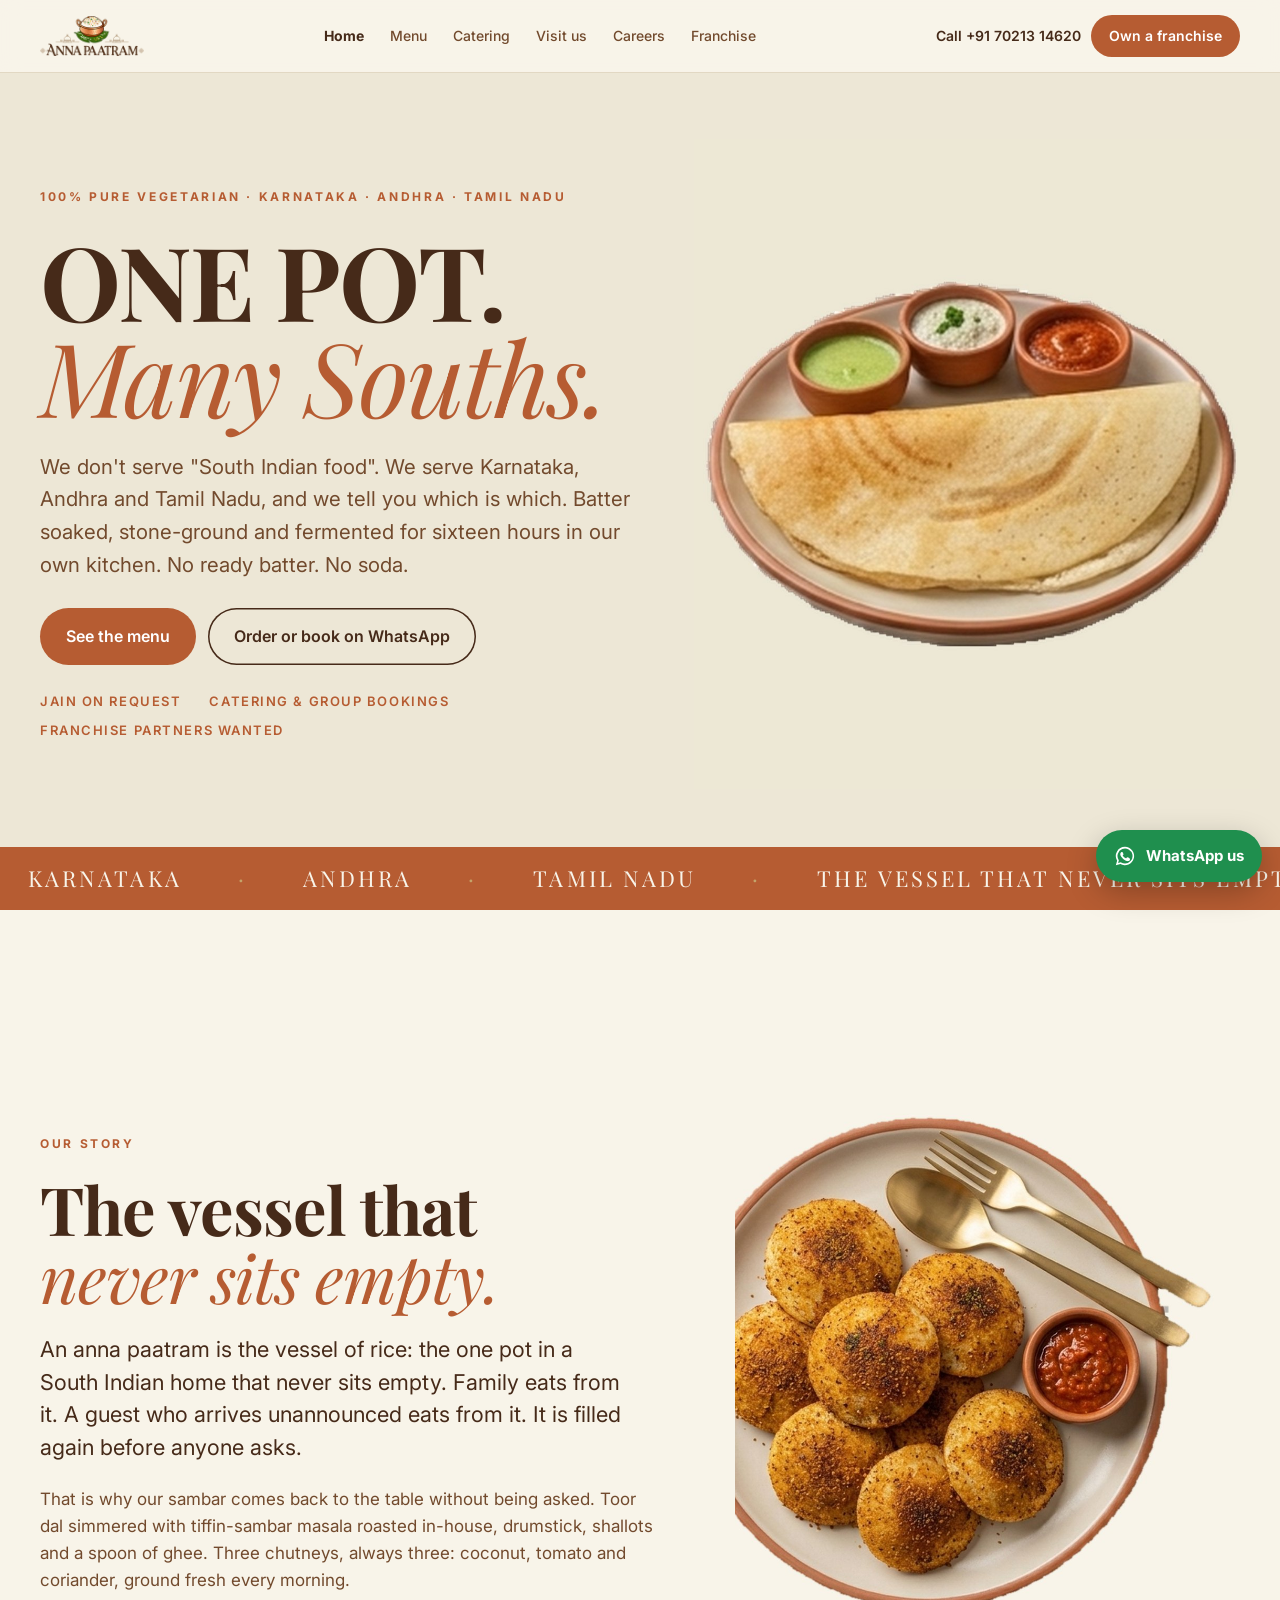
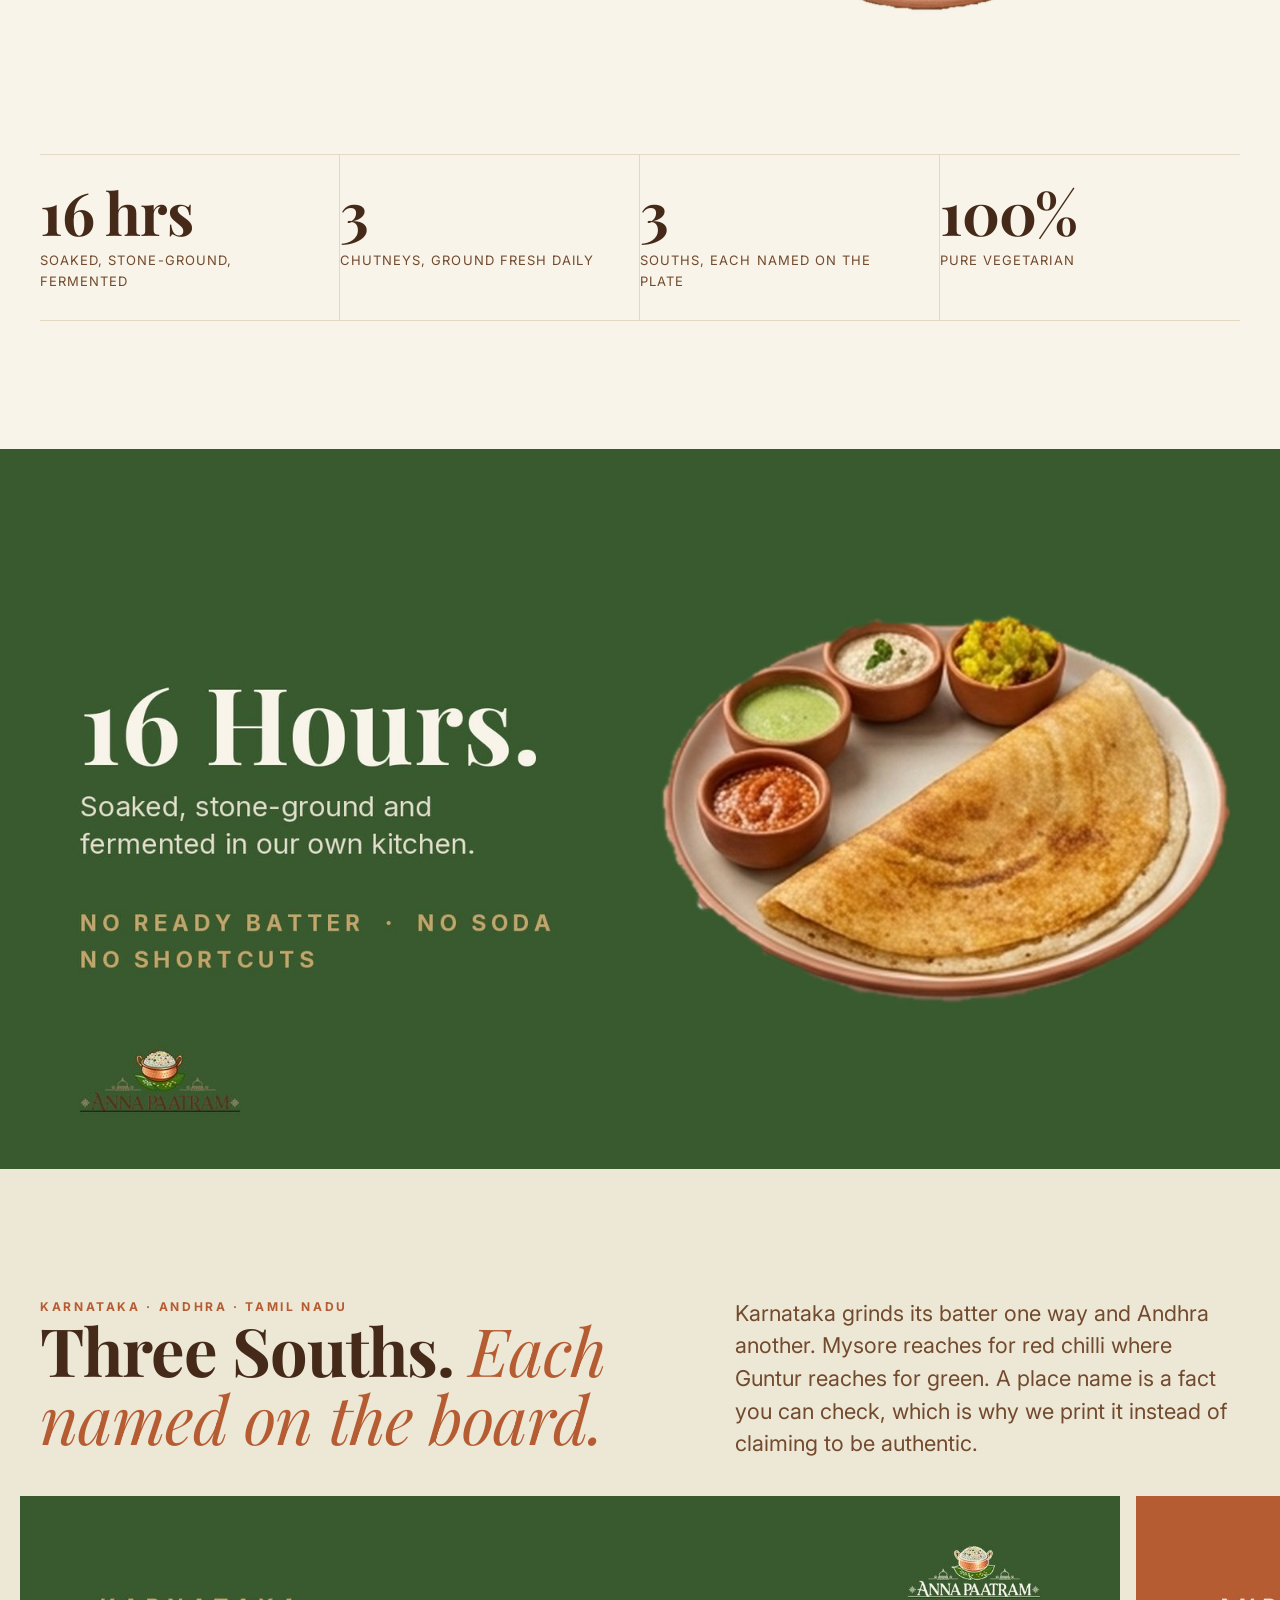
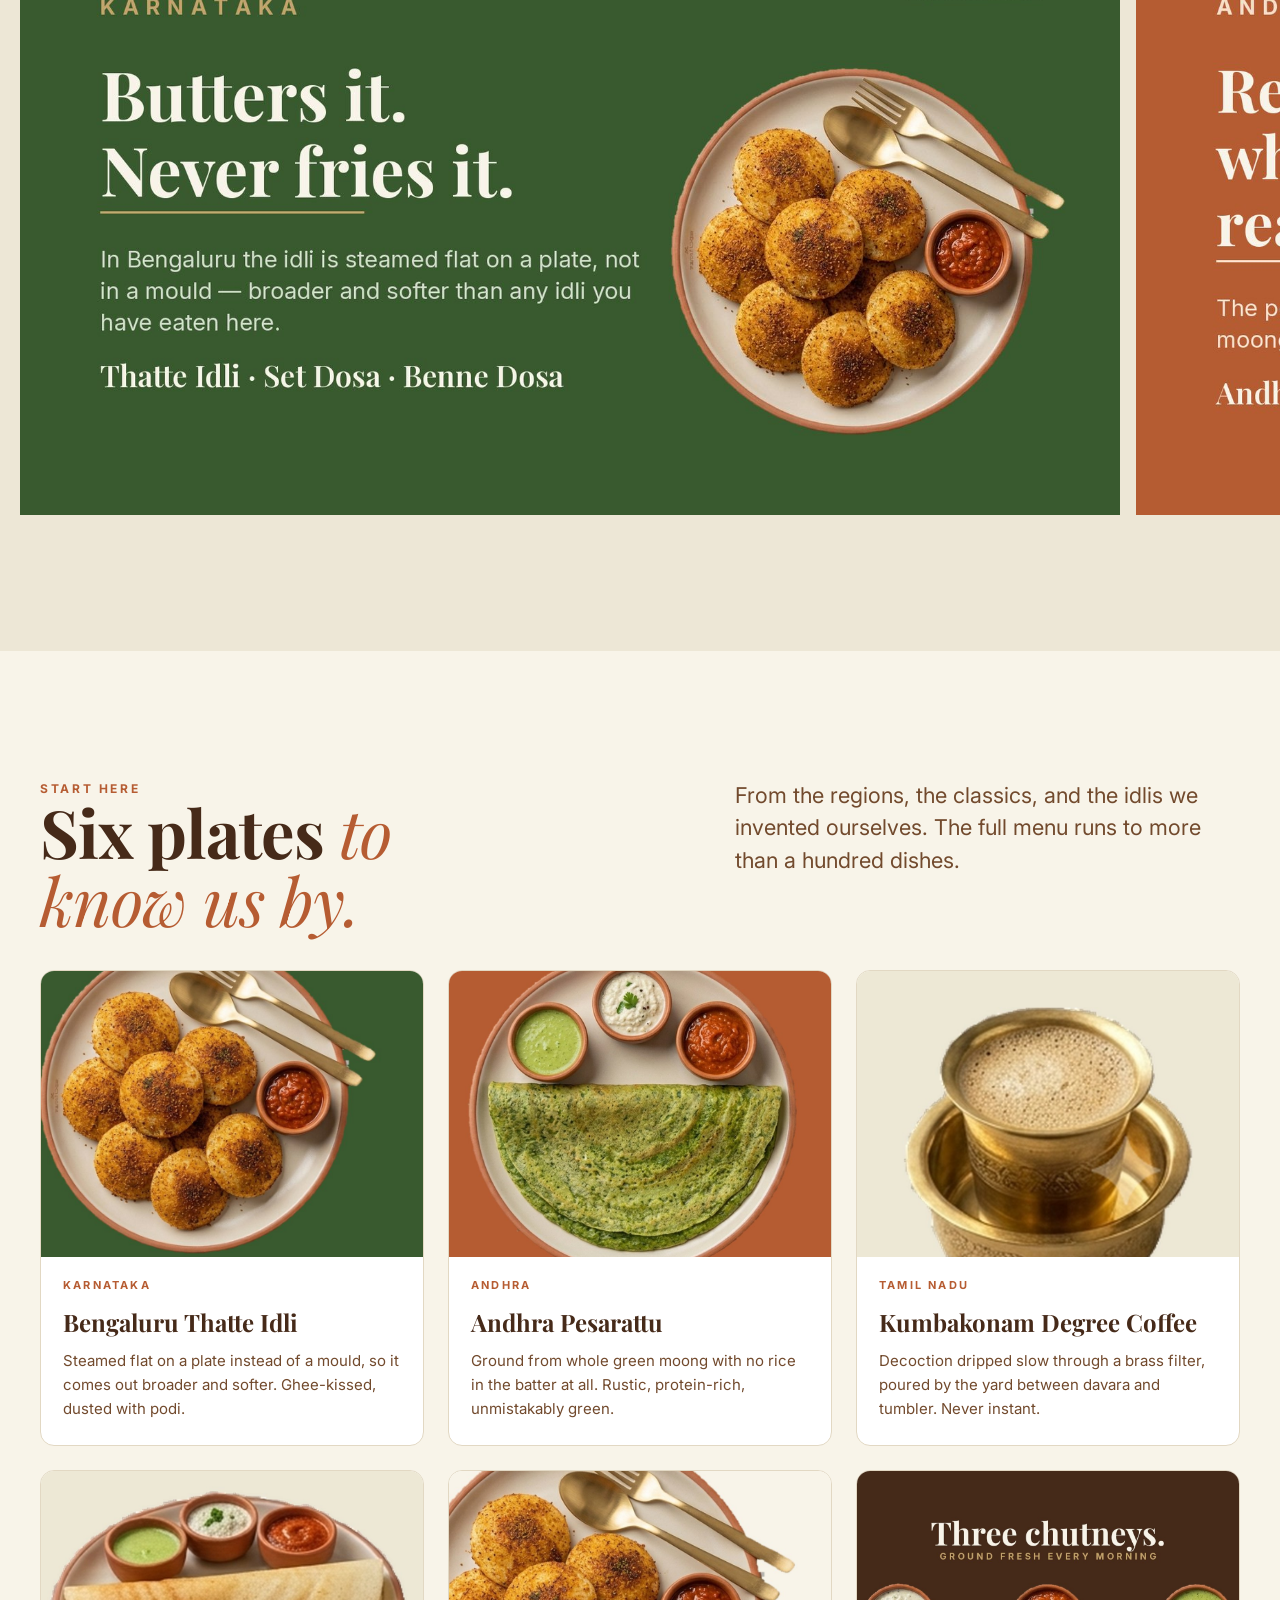
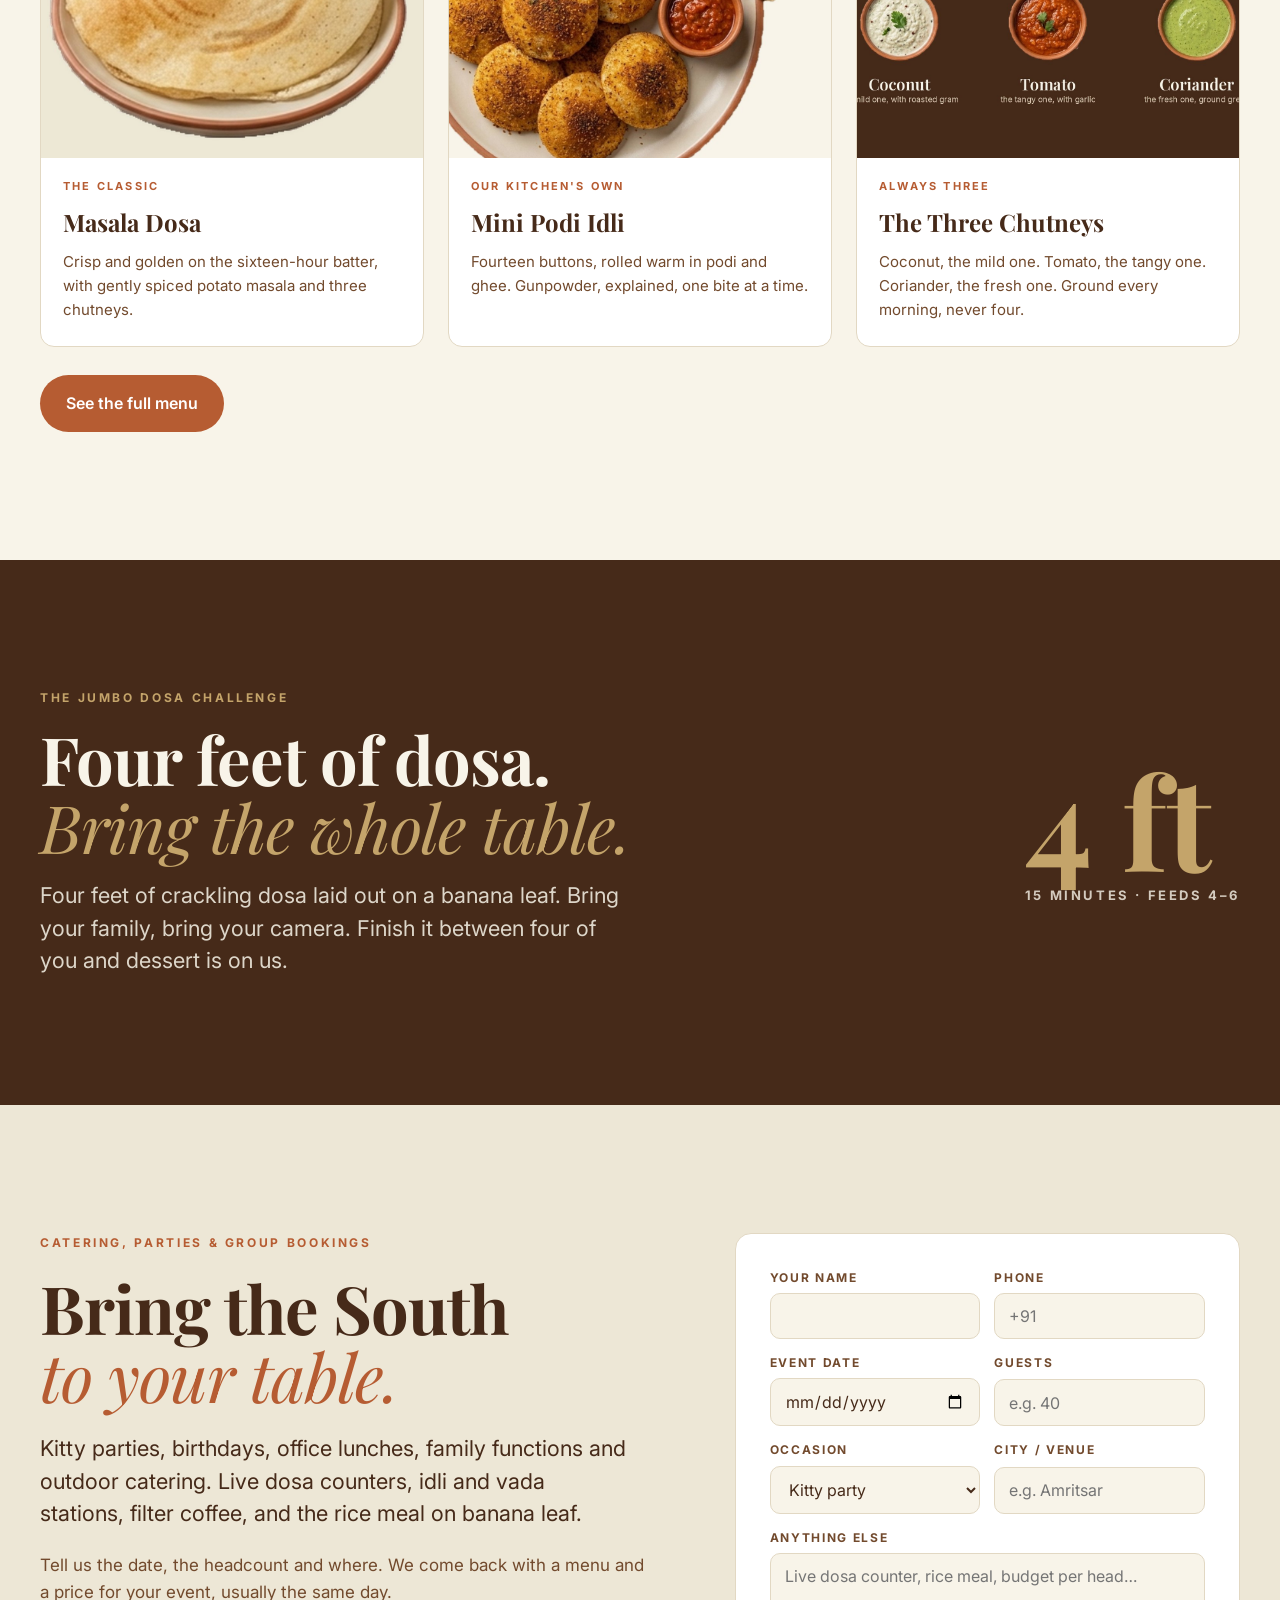
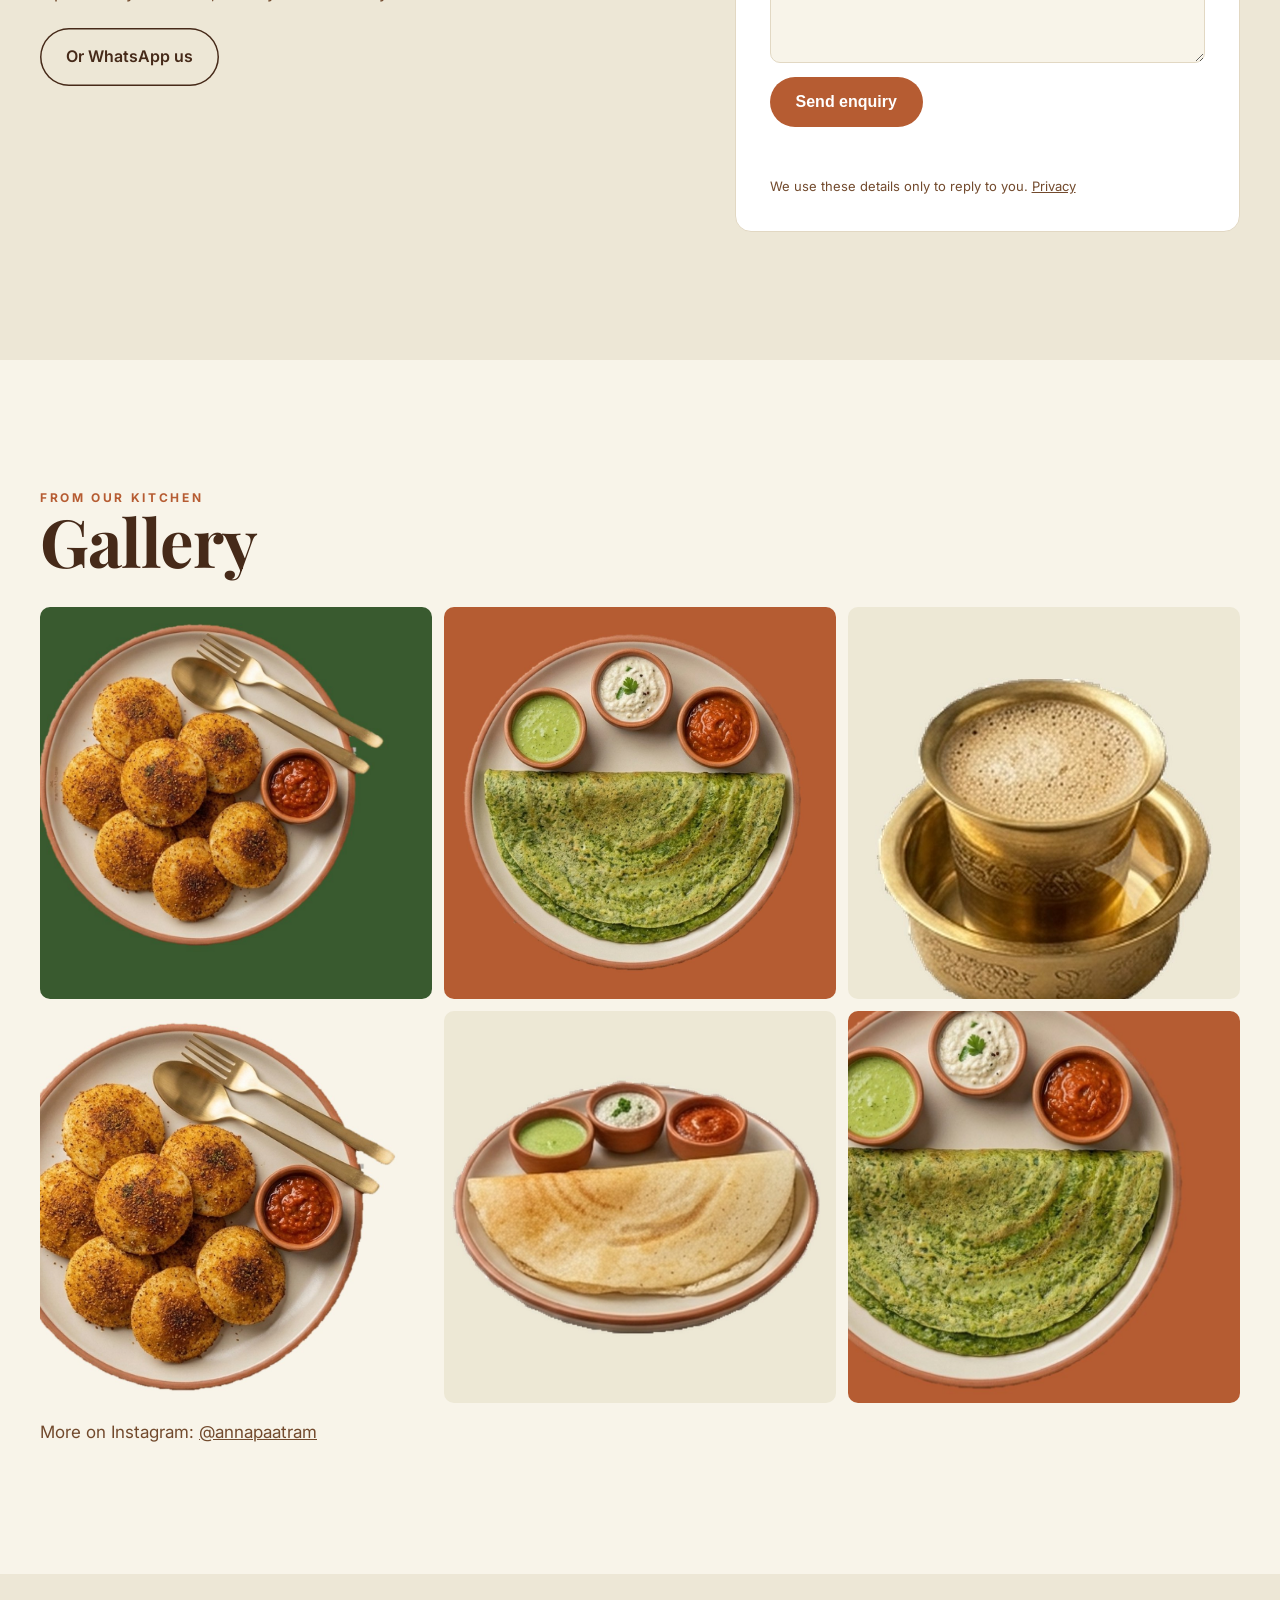
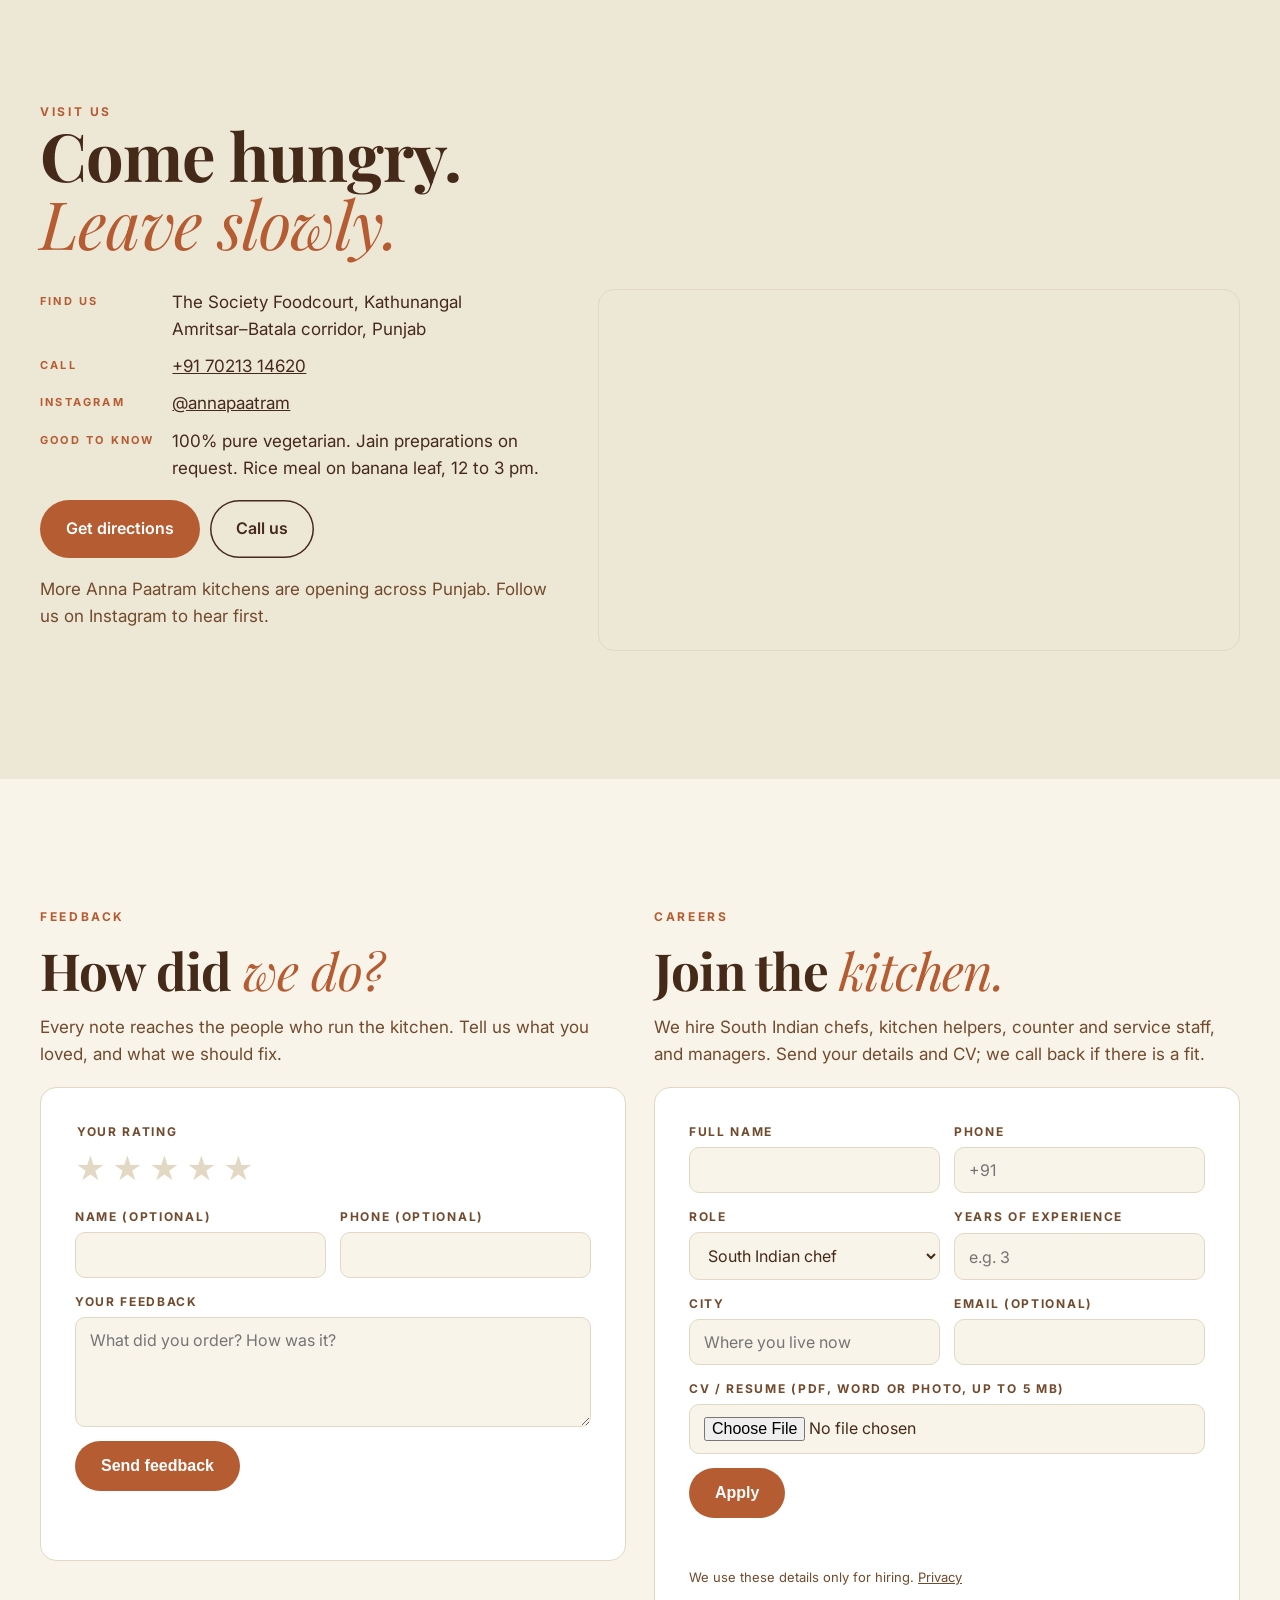
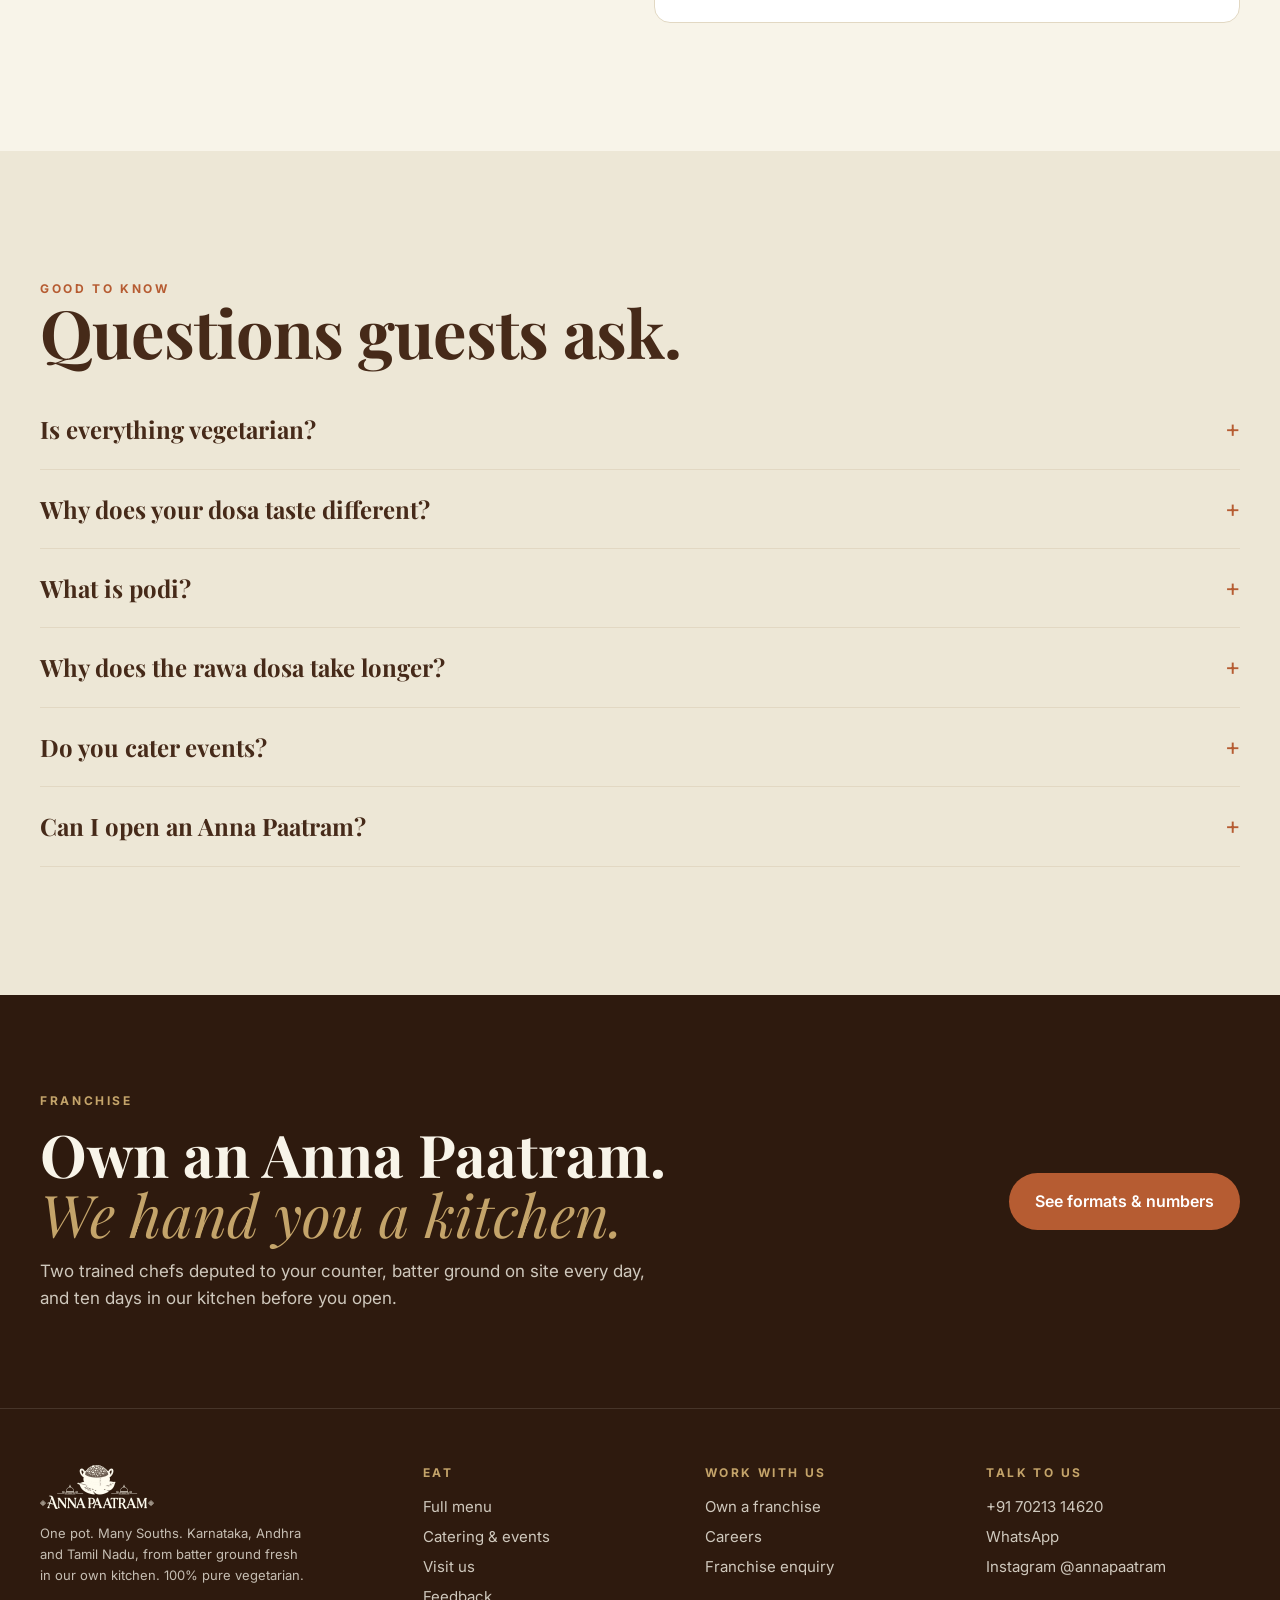
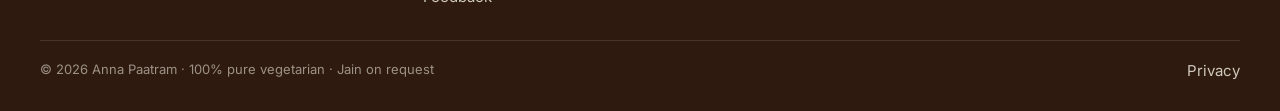
<file: index.html>
<!DOCTYPE html>
<html lang="en">
<head>
<meta charset="UTF-8">
<meta name="viewport" content="width=device-width, initial-scale=1, viewport-fit=cover">
<title>Anna Paatram | Pure Veg South Indian Restaurant · Amritsar–Batala Road</title>
<meta name="description" content="Anna Paatram serves Karnataka, Andhra and Tamil Nadu, each named on the plate. Batter stone-ground and fermented 16 hours in our own kitchen. Catering, group bookings and franchise.">
<link rel="canonical" href="https://www.annapaatram.com/">
<meta property="og:type" content="website">
<meta property="og:title" content="Anna Paatram | Pure Veg South Indian Restaurant · Amritsar–Batala Road">
<meta property="og:description" content="Anna Paatram serves Karnataka, Andhra and Tamil Nadu, each named on the plate. Batter stone-ground and fermented 16 hours in our own kitchen. Catering, group bookings and franchise.">
<meta property="og:url" content="https://www.annapaatram.com/">
<meta property="og:image" content="https://www.annapaatram.com/img/dosa.jpg">
<meta property="og:site_name" content="Anna Paatram">
<meta property="og:locale" content="en_IN">
<meta property="og:image:width" content="1000">
<meta property="og:image:height" content="1148">
<meta name="geo.region" content="IN-PB">
<meta name="geo.placename" content="Kathunangal, Punjab">
<script type="application/ld+json">{"@context": "https://schema.org", "@type": "FAQPage", "mainEntity": [{"@type": "Question", "name": "Is everything vegetarian?", "acceptedAnswer": {"@type": "Answer", "text": "Yes, 100% pure vegetarian. Jain preparations are available on request; just tell the counter."}}, {"@type": "Question", "name": "Why does your dosa taste different?", "acceptedAnswer": {"@type": "Answer", "text": "The batter. Rice and urad dal, soaked, stone-ground and fermented for sixteen hours in our own kitchen. No ready batter, no soda."}}, {"@type": "Question", "name": "What is podi?", "acceptedAnswer": {"@type": "Answer", "text": "Gunpowder: lentils, dried chillies, sesame and curry leaves, roasted and pounded. It is served dry alongside, eaten with ghee. It is not a chutney."}}, {"@type": "Question", "name": "Why does the rawa dosa take longer?", "acceptedAnswer": {"@type": "Answer", "text": "Each lace is ladled thin and set slowly on the tawa. Allow us 15–20 minutes; it is worth it."}}, {"@type": "Question", "name": "Do you cater events?", "acceptedAnswer": {"@type": "Answer", "text": "Yes: kitty parties, birthdays, office lunches, functions and outdoor catering. Use the catering form or WhatsApp us."}}, {"@type": "Question", "name": "Can I open an Anna Paatram?", "acceptedAnswer": {"@type": "Answer", "text": "Yes. We are signing franchise partners for food-court counters and casual dining. See formats and numbers."}}]}</script>
<meta name="twitter:card" content="summary_large_image">
<meta name="theme-color" content="#462a19">
<link rel="icon" type="image/png" href="img/favicon.png">
<link rel="preconnect" href="https://fonts.googleapis.com"><link rel="preconnect" href="https://fonts.gstatic.com" crossorigin>
<link rel="stylesheet" href="https://fonts.googleapis.com/css2?family=Playfair+Display:ital,wght@0,400;0,500;0,700;0,900;1,400;1,700&family=Inter:wght@400;500;600;700&display=swap">
<link rel="stylesheet" href="assets/site.css">
<script type="application/ld+json">{"@context": "https://schema.org", "@type": "Restaurant", "name": "Anna Paatram", "url": "https://www.annapaatram.com", "image": "https://www.annapaatram.com/img/dosa.jpg", "logo": "https://www.annapaatram.com/img/logo.png", "priceRange": "₹₹", "servesCuisine": ["South Indian", "Vegetarian"], "telephone": "+91-70213-14620", "address": {"@type": "PostalAddress", "streetAddress": "The Society Foodcourt, Kathunangal", "addressLocality": "Kathunangal", "addressRegion": "Punjab", "addressCountry": "IN"}, "menu": "https://www.annapaatram.com/menu.html", "acceptsReservations": "True", "sameAs": ["https://www.instagram.com/annapaatram"]}</script>
</head>
<body>
<nav class="nav" aria-label="Main"><div class="wrap">
  <a class="logo" href="index.html"><img src="img/logo.png" alt="Anna Paatram" width="104" height="40"></a>
  <div class="links"><a href="index.html" aria-current="page">Home</a><a href="menu.html">Menu</a><a href="index.html#catering">Catering</a><a href="index.html#visit">Visit us</a><a href="index.html#careers">Careers</a><a href="franchise.html">Franchise</a></div>
  <div class="right">
    <a class="call" href="tel:+917021314620">Call +91 70213 14620</a>
    <a class="btn" href="franchise.html#enquire">Own a franchise</a>
    <button class="menu-toggle" type="button" aria-expanded="false" aria-controls="mlinks">Menu</button>
  </div>
</div>
<div class="mobile-links" id="mlinks"><a href="index.html" aria-current="page">Home</a><a href="menu.html">Menu</a><a href="index.html#catering">Catering</a><a href="index.html#visit">Visit us</a><a href="index.html#careers">Careers</a><a href="franchise.html">Franchise</a><a href="tel:+917021314620">Call +91 70213 14620</a></div>
</nav>
<header class="hero field-cream2" id="top"><div class="wrap">
  <div class="hcopy">
    <p class="eyebrow">100% pure vegetarian · Karnataka · Andhra · Tamil Nadu</p>
    <h1>One pot. <em>Many Souths.</em></h1>
    <p class="lede">We don't serve "South Indian food". We serve Karnataka, Andhra and Tamil Nadu, and we tell you which is which. Batter soaked, stone-ground and fermented for sixteen hours in our own kitchen. No ready batter. No soda.</p>
    <div class="cta"><a class="btn" href="menu.html">See the menu</a><a class="btn line" href="https://wa.me/917021314620?text=Hi%20Anna%20Paatram%2C%20" target="_blank" rel="noopener">Order or book on WhatsApp</a></div>
    <p class="meta"><span>Jain on request</span><span>Catering &amp; group bookings</span><span>Franchise partners wanted</span></p>
  </div>
  <div class="plate"><img src="img/dosa.jpg" alt="Masala dosa with three chutneys on a terracotta-rimmed plate" width="1000" height="1148" fetchpriority="high"></div>
</div></header>

<div class="marquee" aria-hidden="true"><div class="track">
  <span>Karnataka</span><span>Andhra</span><span>Tamil Nadu</span><span>The vessel that never sits empty</span><span>Karnataka</span><span>Andhra</span><span>Tamil Nadu</span><span>The vessel that never sits empty</span>
  <span>Karnataka</span><span>Andhra</span><span>Tamil Nadu</span><span>The vessel that never sits empty</span><span>Karnataka</span><span>Andhra</span><span>Tamil Nadu</span><span>The vessel that never sits empty</span>
</div></div>

<section class="chapter field-cream" id="about"><div class="wrap">
  <div class="split">
    <div class="reveal" style="display:grid;gap:22px">
      <p class="eyebrow">Our story</p>
      <h2 class="h2">The vessel that <em>never sits empty.</em></h2>
      <p class="lead">An anna paatram is the vessel of rice: the one pot in a South Indian home that never sits empty. Family eats from it. A guest who arrives unannounced eats from it. It is filled again before anyone asks.</p>
      <p class="muted">That is why our sambar comes back to the table without being asked. Toor dal simmered with tiffin-sambar masala roasted in-house, drumstick, shallots and a spoon of ghee. Three chutneys, always three: coconut, tomato and coriander, ground fresh every morning.</p>
    </div>
    <div class="bleed-r reveal"><img src="img/podi.jpg" alt="Mini podi idli with tomato chutney" width="1000" height="1241" loading="lazy"></div>
  </div>
  <div class="proof reveal" style="margin-top:64px">
    <div><b>16 hrs</b><small>soaked, stone-ground, fermented</small></div>
    <div><b>3</b><small>chutneys, ground fresh daily</small></div>
    <div><b>3</b><small>Souths, each named on the plate</small></div>
    <div><b>100%</b><small>pure vegetarian</small></div>
  </div>
</div></section>

<div class="band"><img src="img/batter.jpg" alt="16 Hours. Soaked, stone-ground and fermented in our own kitchen. No ready batter. No soda." width="1600" height="900" loading="lazy"></div>

<section class="chapter field-cream2" id="regions"><div class="wrap">
  <div class="split top" style="margin-bottom:36px">
    <div><p class="eyebrow">Karnataka · Andhra · Tamil Nadu</p><h2 class="h2">Three Souths. <em>Each named on the board.</em></h2></div>
    <p class="lead muted">Karnataka grinds its batter one way and Andhra another. Mysore reaches for red chilli where Guntur reaches for green. A place name is a fact you can check, which is why we print it instead of claiming to be authentic.</p>
  </div>
</div>
  <div class="regions reveal" aria-label="The three regions">
    <img src="img/karnataka.jpg" alt="Karnataka: Thatte Idli, Set Dosa, Benne Dosa" width="1600" height="900" loading="lazy">
    <img src="img/andhra_full.jpg" alt="Andhra: Pesarattu, Guntur Podi" width="1600" height="900" loading="lazy">
    <img src="img/tamilnadu.jpg" alt="Tamil Nadu: Kumbakonam Degree Coffee, Chennai Idli Fries" width="1600" height="900" loading="lazy">
  </div>
</section>

<section class="chapter field-cream" id="signatures"><div class="wrap">
  <div class="split top" style="margin-bottom:36px">
    <div><p class="eyebrow">Start here</p><h2 class="h2">Six plates <em>to know us by.</em></h2></div>
    <p class="lead muted">From the regions, the classics, and the idlis we invented ourselves. The full menu runs to more than a hundred dishes.</p>
  </div>
  <div class="dishes reveal">
    <article class="dish"><img src="img/thatte.jpg" alt="Bengaluru thatte idli with podi and ghee" width="900" height="980" loading="lazy"><div class="b"><span class="reg">Karnataka</span><h3>Bengaluru Thatte Idli</h3><p>Steamed flat on a plate instead of a mould, so it comes out broader and softer. Ghee-kissed, dusted with podi.</p></div></article>
    <article class="dish"><img src="img/pesarattu.jpg" alt="Andhra pesarattu with three chutneys" width="1100" height="1142" loading="lazy"><div class="b"><span class="reg">Andhra</span><h3>Andhra Pesarattu</h3><p>Ground from whole green moong with no rice in the batter at all. Rustic, protein-rich, unmistakably green.</p></div></article>
    <article class="dish"><img src="img/coffee.jpg" alt="Kumbakonam degree coffee in a brass davara and tumbler" width="800" height="705" loading="lazy"><div class="b"><span class="reg">Tamil Nadu</span><h3>Kumbakonam Degree Coffee</h3><p>Decoction dripped slow through a brass filter, poured by the yard between davara and tumbler. Never instant.</p></div></article>
    <article class="dish"><img src="img/dosa.jpg" alt="Masala dosa" width="1000" height="1148" loading="lazy"><div class="b"><span class="reg">The classic</span><h3>Masala Dosa</h3><p>Crisp and golden on the sixteen-hour batter, with gently spiced potato masala and three chutneys.</p></div></article>
    <article class="dish"><img src="img/podi.jpg" alt="Mini podi idli" width="1000" height="1241" loading="lazy"><div class="b"><span class="reg">Our kitchen's own</span><h3>Mini Podi Idli</h3><p>Fourteen buttons, rolled warm in podi and ghee. Gunpowder, explained, one bite at a time.</p></div></article>
    <article class="dish"><img src="img/chutneys.jpg" alt="Coconut, tomato and coriander chutneys" width="1600" height="900" loading="lazy"><div class="b"><span class="reg">Always three</span><h3>The Three Chutneys</h3><p>Coconut, the mild one. Tomato, the tangy one. Coriander, the fresh one. Ground every morning, never four.</p></div></article>
  </div>
  <p style="margin-top:28px"><a class="btn" href="menu.html">See the full menu</a></p>
</div></section>

<section class="chapter field-brown" id="jumbo"><div class="wrap">
  <div class="jumbo reveal">
    <div style="display:grid;gap:18px">
      <p class="eyebrow">The Jumbo Dosa Challenge</p>
      <h2 class="h2">Four feet of dosa. <em>Bring the whole table.</em></h2>
      <p class="lead" style="color:rgba(248,244,233,.85)">Four feet of crackling dosa laid out on a banana leaf. Bring your family, bring your camera. Finish it between four of you and dessert is on us.</p>
    </div>
    <div class="stat">4 ft<small>15 minutes · feeds 4–6</small></div>
  </div>
</div></section>

<section class="chapter field-cream2" id="catering"><div class="wrap">
  <div class="split top">
    <div class="reveal" style="display:grid;gap:22px">
      <p class="eyebrow">Catering, parties &amp; group bookings</p>
      <h2 class="h2">Bring the South <em>to your table.</em></h2>
      <p class="lead">Kitty parties, birthdays, office lunches, family functions and outdoor catering. Live dosa counters, idli and vada stations, filter coffee, and the rice meal on banana leaf.</p>
      <p class="muted">Tell us the date, the headcount and where. We come back with a menu and a price for your event, usually the same day.</p>
      <p><a class="btn line" href="https://wa.me/917021314620?text=Hi%20Anna%20Paatram%2C%20I%20want%20to%20enquire%20about%20catering%20for%20an%20event." target="_blank" rel="noopener">Or WhatsApp us</a></p>
    </div>
    <form class="form reveal" data-form method="post" novalidate>
      <input type="hidden" name="form_type" value="Catering / event">
      <div class="hp" aria-hidden="true"><label>Website <input name="website" tabindex="-1" autocomplete="off"></label></div>
      <div class="row"><label>Your name<input name="name" required autocomplete="name"></label><label>Phone<input name="phone" type="tel" required autocomplete="tel" placeholder="+91"></label></div>
      <div class="row"><label>Event date<input name="event_date" type="date"></label><label>Guests<input name="guests" type="number" min="1" placeholder="e.g. 40"></label></div>
      <div class="row"><label>Occasion<select name="occasion"><option>Kitty party</option><option>Birthday</option><option>Office / corporate</option><option>Family function</option><option>Wedding</option><option>Other</option></select></label><label>City / venue<input name="city" placeholder="e.g. Amritsar"></label></div>
      <label>Anything else<textarea name="message" placeholder="Live dosa counter, rice meal, budget per head…"></textarea></label>
      <button class="btn" type="submit">Send enquiry</button>
      <p class="status" role="status" aria-live="polite"></p>
      <p class="note">We use these details only to reply to you. <a href="privacy.html">Privacy</a></p>
    </form>
  </div>
</div></section>

<section class="chapter field-cream" id="gallery"><div class="wrap">
  <p class="eyebrow">From our kitchen</p>
  <h2 class="h2" style="margin-bottom:32px">Gallery</h2>
  <div class="gallery reveal">
    <div><img src="img/thatte.jpg" alt="Thatte idli" width="900" height="980" loading="lazy"></div>
    <div><img src="img/pesarattu.jpg" alt="Andhra pesarattu" width="1100" height="1142" loading="lazy"></div>
    <div><img src="img/coffee.jpg" alt="Degree coffee" width="800" height="705" loading="lazy"></div>
    <div><img src="img/podi.jpg" alt="Podi idli" width="1000" height="1241" loading="lazy"></div>
    <div><img src="img/dosa.jpg" alt="Masala dosa" width="1000" height="1148" loading="lazy"></div>
    <div><img src="img/andhra.jpg" alt="Andhra plate" width="800" height="1030" loading="lazy"></div>
  </div>
  <p class="muted" style="margin-top:16px">More on Instagram: <a href="https://www.instagram.com/annapaatram" target="_blank" rel="noopener">@annapaatram</a></p>
</div></section>

<section class="chapter field-cream2" id="visit"><div class="wrap">
  <p class="eyebrow">Visit us</p>
  <h2 class="h2" style="margin-bottom:32px">Come hungry. <em>Leave slowly.</em></h2>
  <div class="visit">
    <div class="info reveal">
      <dl>
        <dt>Find us</dt><dd>The Society Foodcourt, Kathunangal<br>Amritsar–Batala corridor, Punjab</dd>
        <dt>Call</dt><dd><a href="tel:+917021314620">+91 70213 14620</a></dd>
        <dt>Instagram</dt><dd><a href="https://www.instagram.com/annapaatram" target="_blank" rel="noopener">@annapaatram</a></dd>
        <dt>Good to know</dt><dd>100% pure vegetarian. Jain preparations on request. Rice meal on banana leaf, 12 to 3 pm.</dd>
      </dl>
      <div class="actions">
        <a class="btn" href="https://www.google.com/maps/search/?api=1&amp;query=The+Society+Foodcourt+Kathunangal+Punjab" target="_blank" rel="noopener">Get directions</a>
        <a class="btn line" href="tel:+917021314620">Call us</a>
      </div>
      <p class="muted">More Anna Paatram kitchens are opening across Punjab. Follow us on Instagram to hear first.</p>
    </div>
    <div class="map reveal"><iframe title="Map: The Society Foodcourt, Kathunangal" src="https://www.google.com/maps?q=The+Society+Foodcourt+Kathunangal+Punjab&amp;output=embed" loading="lazy" referrerpolicy="no-referrer-when-downgrade"></iframe></div>
  </div>
</div></section>

<section class="chapter field-cream" id="feedback"><div class="wrap">
  <div class="twoup">
    <div class="reveal" style="display:grid;gap:18px" id="feedback-form">
      <p class="eyebrow">Feedback</p>
      <h2 class="h2" style="font-size:clamp(32px,4vw,52px)">How did <em>we do?</em></h2>
      <p class="muted">Every note reaches the people who run the kitchen. Tell us what you loved, and what we should fix.</p>
      <form class="form" data-form method="post" novalidate>
        <input type="hidden" name="form_type" value="Customer feedback">
        <div class="hp" aria-hidden="true"><label>Website <input name="website" tabindex="-1" autocomplete="off"></label></div>
        <fieldset style="border:0;padding:0;margin:0"><legend style="font-size:12px;letter-spacing:.14em;text-transform:uppercase;font-weight:700;color:#724a2d;margin-bottom:4px">Your rating</legend>
          <div class="stars">
            <input type="radio" id="r5" name="rating" value="5" required><label for="r5" title="5 stars">★</label>
            <input type="radio" id="r4" name="rating" value="4"><label for="r4" title="4 stars">★</label>
            <input type="radio" id="r3" name="rating" value="3"><label for="r3" title="3 stars">★</label>
            <input type="radio" id="r2" name="rating" value="2"><label for="r2" title="2 stars">★</label>
            <input type="radio" id="r1" name="rating" value="1"><label for="r1" title="1 star">★</label>
          </div>
        </fieldset>
        <div class="row"><label>Name (optional)<input name="name" autocomplete="name"></label><label>Phone (optional)<input name="phone" type="tel" autocomplete="tel"></label></div>
        <label>Your feedback<textarea name="message" required placeholder="What did you order? How was it?"></textarea></label>
        <button class="btn" type="submit">Send feedback</button>
        <p class="status" role="status" aria-live="polite"></p>
      </form>
    </div>
    <div class="reveal" style="display:grid;gap:18px" id="careers">
      <p class="eyebrow">Careers</p>
      <h2 class="h2" style="font-size:clamp(32px,4vw,52px)">Join the <em>kitchen.</em></h2>
      <p class="muted">We hire South Indian chefs, kitchen helpers, counter and service staff, and managers. Send your details and CV; we call back if there is a fit.</p>
      <form class="form" data-form method="post" novalidate>
        <input type="hidden" name="form_type" value="Job application">
        <div class="hp" aria-hidden="true"><label>Website <input name="website" tabindex="-1" autocomplete="off"></label></div>
        <div class="row"><label>Full name<input name="name" required autocomplete="name"></label><label>Phone<input name="phone" type="tel" required autocomplete="tel" placeholder="+91"></label></div>
        <div class="row"><label>Role<select name="role"><option>South Indian chef</option><option>Kitchen helper</option><option>Counter / service</option><option>Manager</option><option>Other</option></select></label><label>Years of experience<input name="experience" type="number" min="0" placeholder="e.g. 3"></label></div>
        <div class="row"><label>City<input name="city" placeholder="Where you live now"></label><label>Email (optional)<input name="email" type="email" autocomplete="email"></label></div>
        <label>CV / resume (PDF, Word or photo, up to 5 MB)<input name="resume" type="file" accept=".pdf,.doc,.docx,.jpg,.jpeg,.png"></label>
        <button class="btn" type="submit">Apply</button>
        <p class="status" role="status" aria-live="polite"></p>
        <p class="note">We use these details only for hiring. <a href="privacy.html">Privacy</a></p>
      </form>
    </div>
  </div>
</div></section>

<section class="chapter field-cream2" id="faq"><div class="wrap">
  <p class="eyebrow">Good to know</p>
  <h2 class="h2" style="margin-bottom:24px">Questions guests ask.</h2>
  <div class="faq">
    <details><summary>Is everything vegetarian?</summary><p>Yes, 100% pure vegetarian. Jain preparations are available on request; just tell the counter.</p></details>
    <details><summary>Why does your dosa taste different?</summary><p>The batter. Rice and urad dal, soaked, stone-ground and fermented for sixteen hours in our own kitchen. No ready batter, no soda.</p></details>
    <details><summary>What is podi?</summary><p>Gunpowder: lentils, dried chillies, sesame and curry leaves, roasted and pounded. It is served dry alongside, eaten with ghee. It is not a chutney.</p></details>
    <details><summary>Why does the rawa dosa take longer?</summary><p>Each lace is ladled thin and set slowly on the tawa. Allow us 15–20 minutes; it is worth it.</p></details>
    <details><summary>Do you cater events?</summary><p>Yes: kitty parties, birthdays, office lunches, functions and outdoor catering. Use the <a href="#catering">catering form</a> or WhatsApp us.</p></details>
    <details><summary>Can I open an Anna Paatram?</summary><p>Yes. We are signing franchise partners for food-court counters and casual dining. <a href="franchise.html">See formats and numbers</a>.</p></details>
  </div>
</div></section>

<section class="teaser field-deep"><div class="wrap">
  <div style="display:grid;gap:14px"><p class="eyebrow">Franchise</p><h2>Own an Anna Paatram. <em>We hand you a kitchen.</em></h2><p style="color:rgba(248,244,233,.8);max-width:56ch">Two trained chefs deputed to your counter, batter ground on site every day, and ten days in our kitchen before you open.</p></div>
  <a class="btn" href="franchise.html">See formats &amp; numbers</a>
</div></section>

<footer class="foot"><div class="wrap">
  <div><img src="img/logo.png" alt="Anna Paatram" width="114" height="44"><p style="margin-top:14px;max-width:34ch">One pot. Many Souths. Karnataka, Andhra and Tamil Nadu, from batter ground fresh in our own kitchen. 100% pure vegetarian.</p></div>
  <div><h4>Eat</h4><a href="menu.html">Full menu</a><a href="index.html#catering">Catering &amp; events</a><a href="index.html#visit">Visit us</a><a href="index.html#feedback">Feedback</a></div>
  <div><h4>Work with us</h4><a href="franchise.html">Own a franchise</a><a href="index.html#careers">Careers</a><a href="franchise.html#enquire">Franchise enquiry</a></div>
  <div><h4>Talk to us</h4><a href="tel:+917021314620">+91 70213 14620</a><a href="https://wa.me/917021314620?text=Hi%20Anna%20Paatram%2C%20" target="_blank" rel="noopener">WhatsApp</a><a href="https://www.instagram.com/annapaatram" target="_blank" rel="noopener">Instagram @annapaatram</a></div>
  <div class="base"><span>© 2026 Anna Paatram · 100% pure vegetarian · Jain on request</span><a href="privacy.html" style="display:inline;padding:0">Privacy</a></div>
</div></footer>
<a class="wa" href="https://wa.me/917021314620?text=Hi%20Anna%20Paatram%2C%20" target="_blank" rel="noopener" aria-label="Chat with us on WhatsApp"><svg viewBox="0 0 24 24" fill="currentColor" aria-hidden="true"><path d="M12 2a10 10 0 0 0-8.6 15.1L2 22l5-1.3A10 10 0 1 0 12 2Zm0 18.2a8.2 8.2 0 0 1-4.2-1.2l-.3-.2-3 .8.8-2.9-.2-.3A8.2 8.2 0 1 1 12 20.2Zm4.5-6.1c-.2-.1-1.5-.7-1.7-.8-.2-.1-.4-.1-.6.1l-.8 1c-.1.2-.3.2-.5.1a6.7 6.7 0 0 1-3.3-2.9c-.2-.4.2-.4.7-1.3.1-.2 0-.3 0-.4l-.8-1.8c-.2-.5-.4-.4-.6-.4h-.5a1 1 0 0 0-.7.3 3 3 0 0 0-.9 2.2 5.2 5.2 0 0 0 1.1 2.7 11.8 11.8 0 0 0 4.5 4c1.7.7 2.3.8 3.2.6.5-.1 1.5-.6 1.7-1.2.2-.6.2-1.1.2-1.2-.1-.1-.3-.2-.5-.3Z"/></svg><span>WhatsApp us</span></a>
<script src="assets/site.js" defer></script>
</body>
</html>
</file>
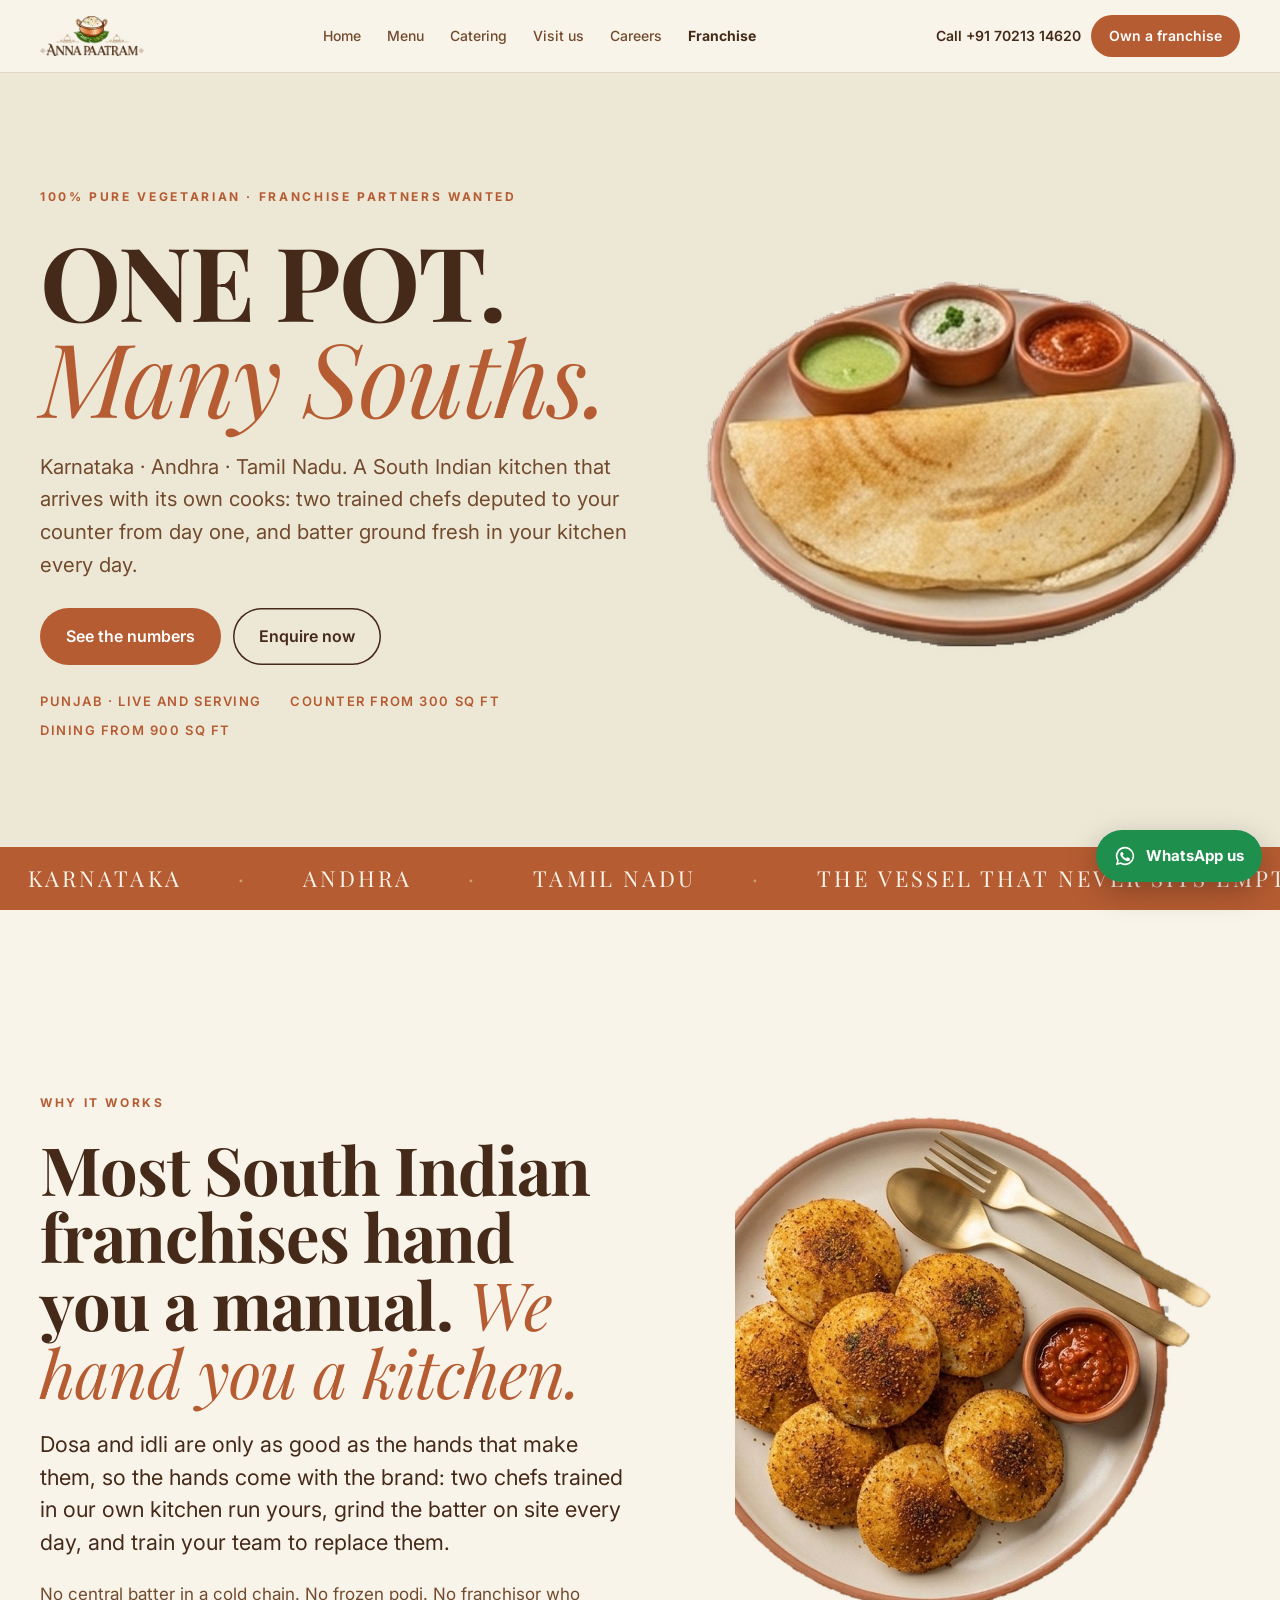
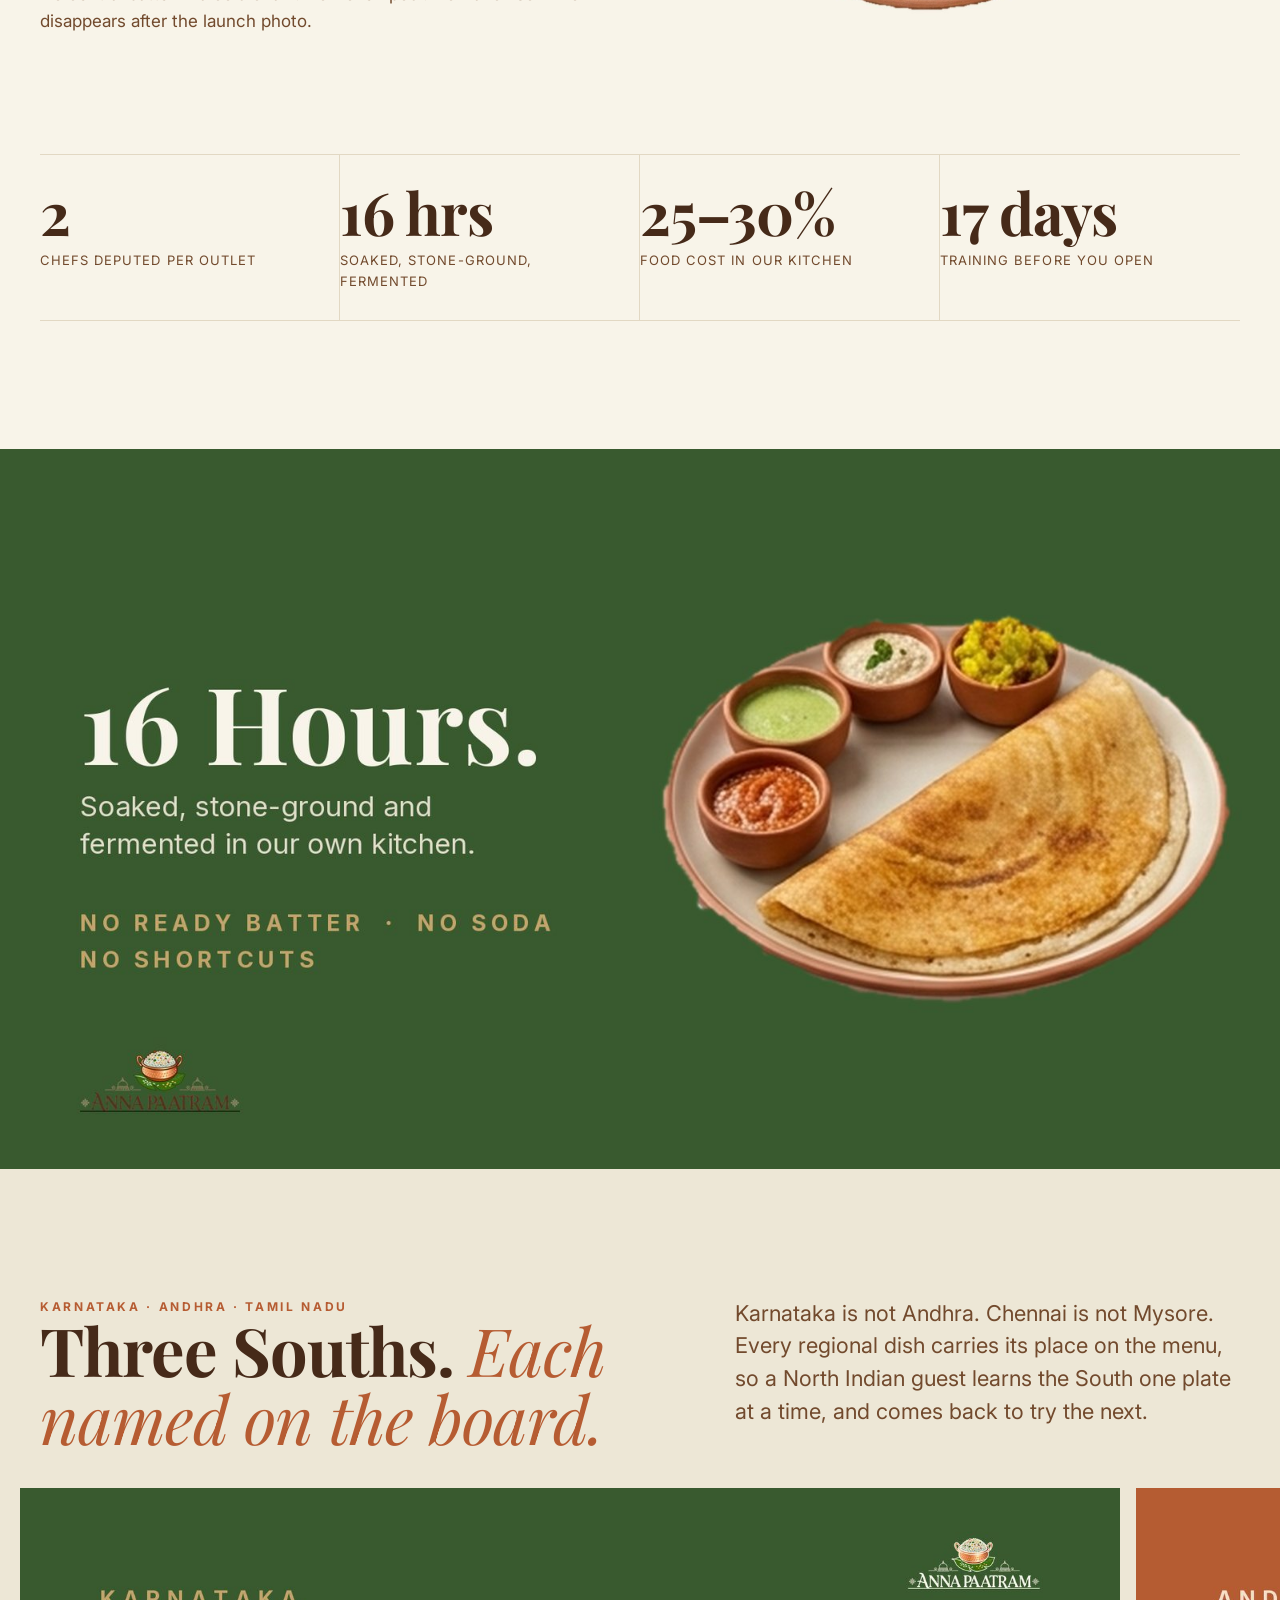
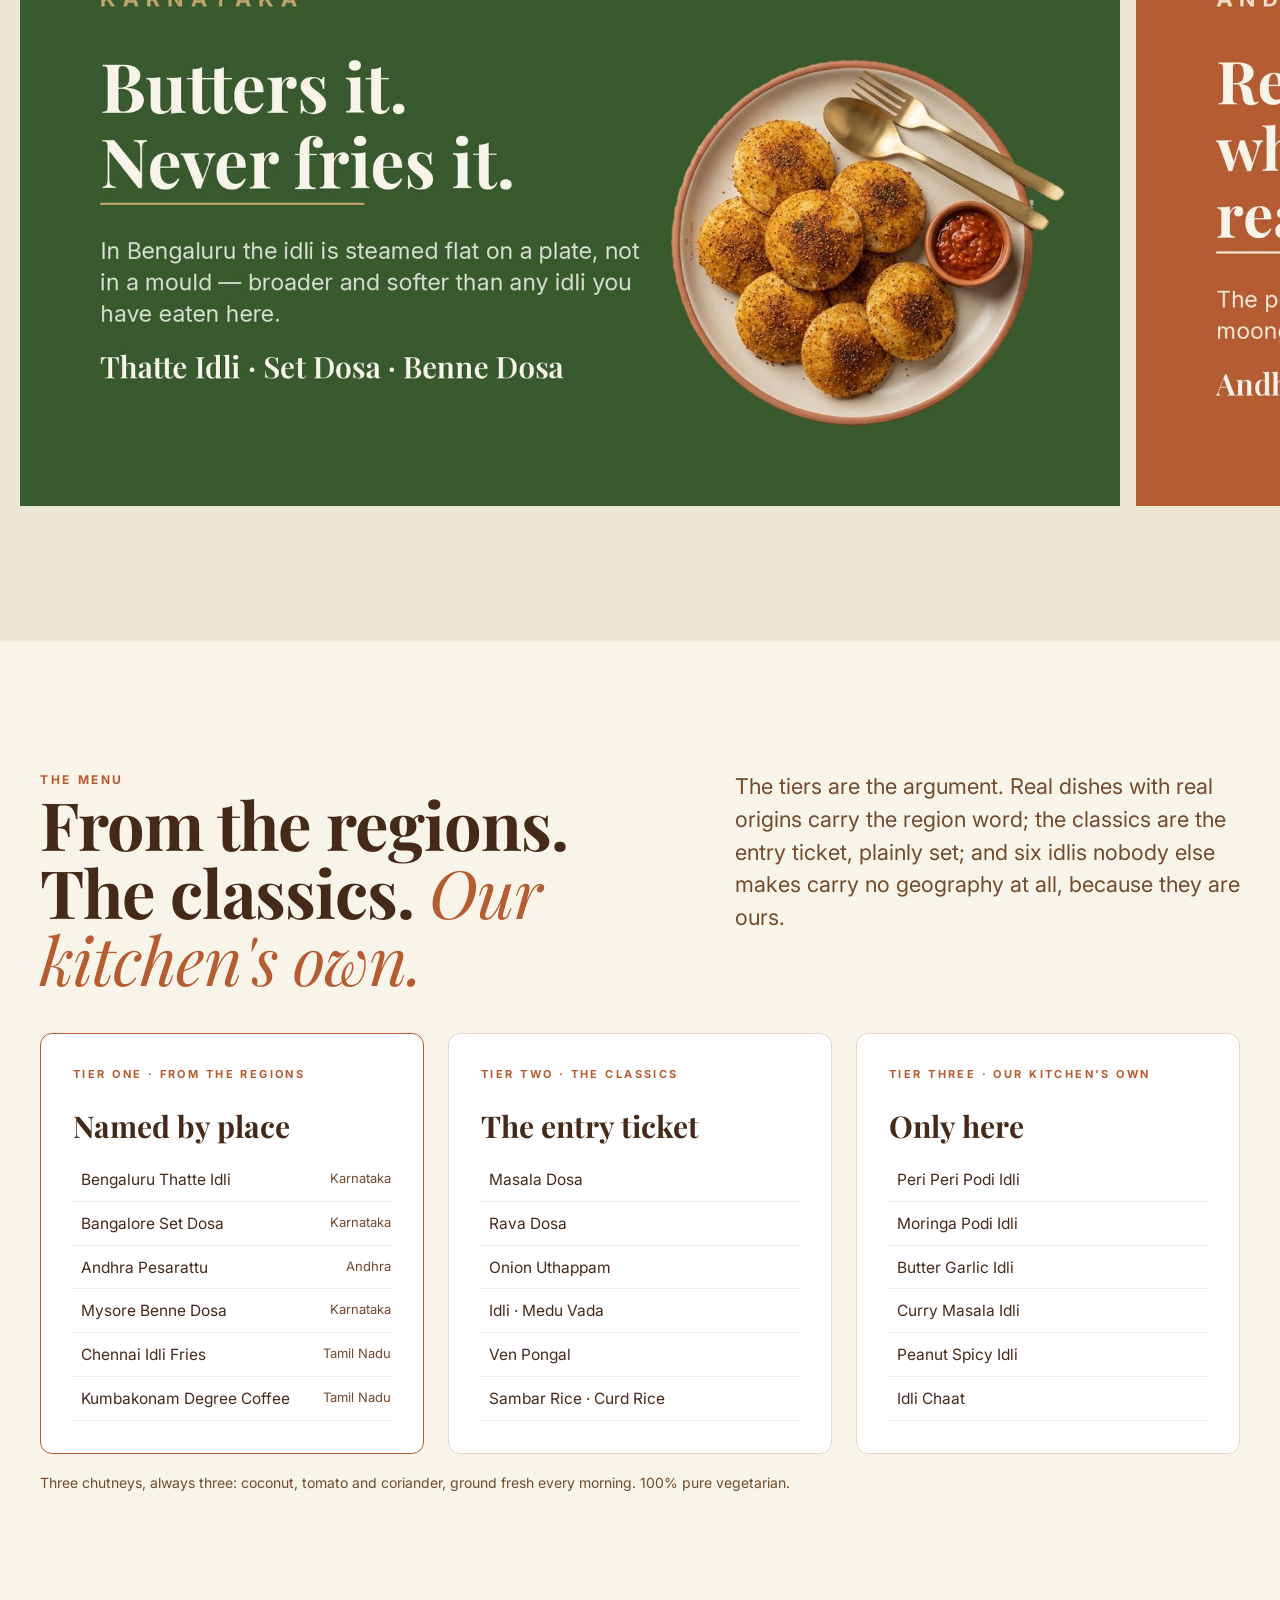
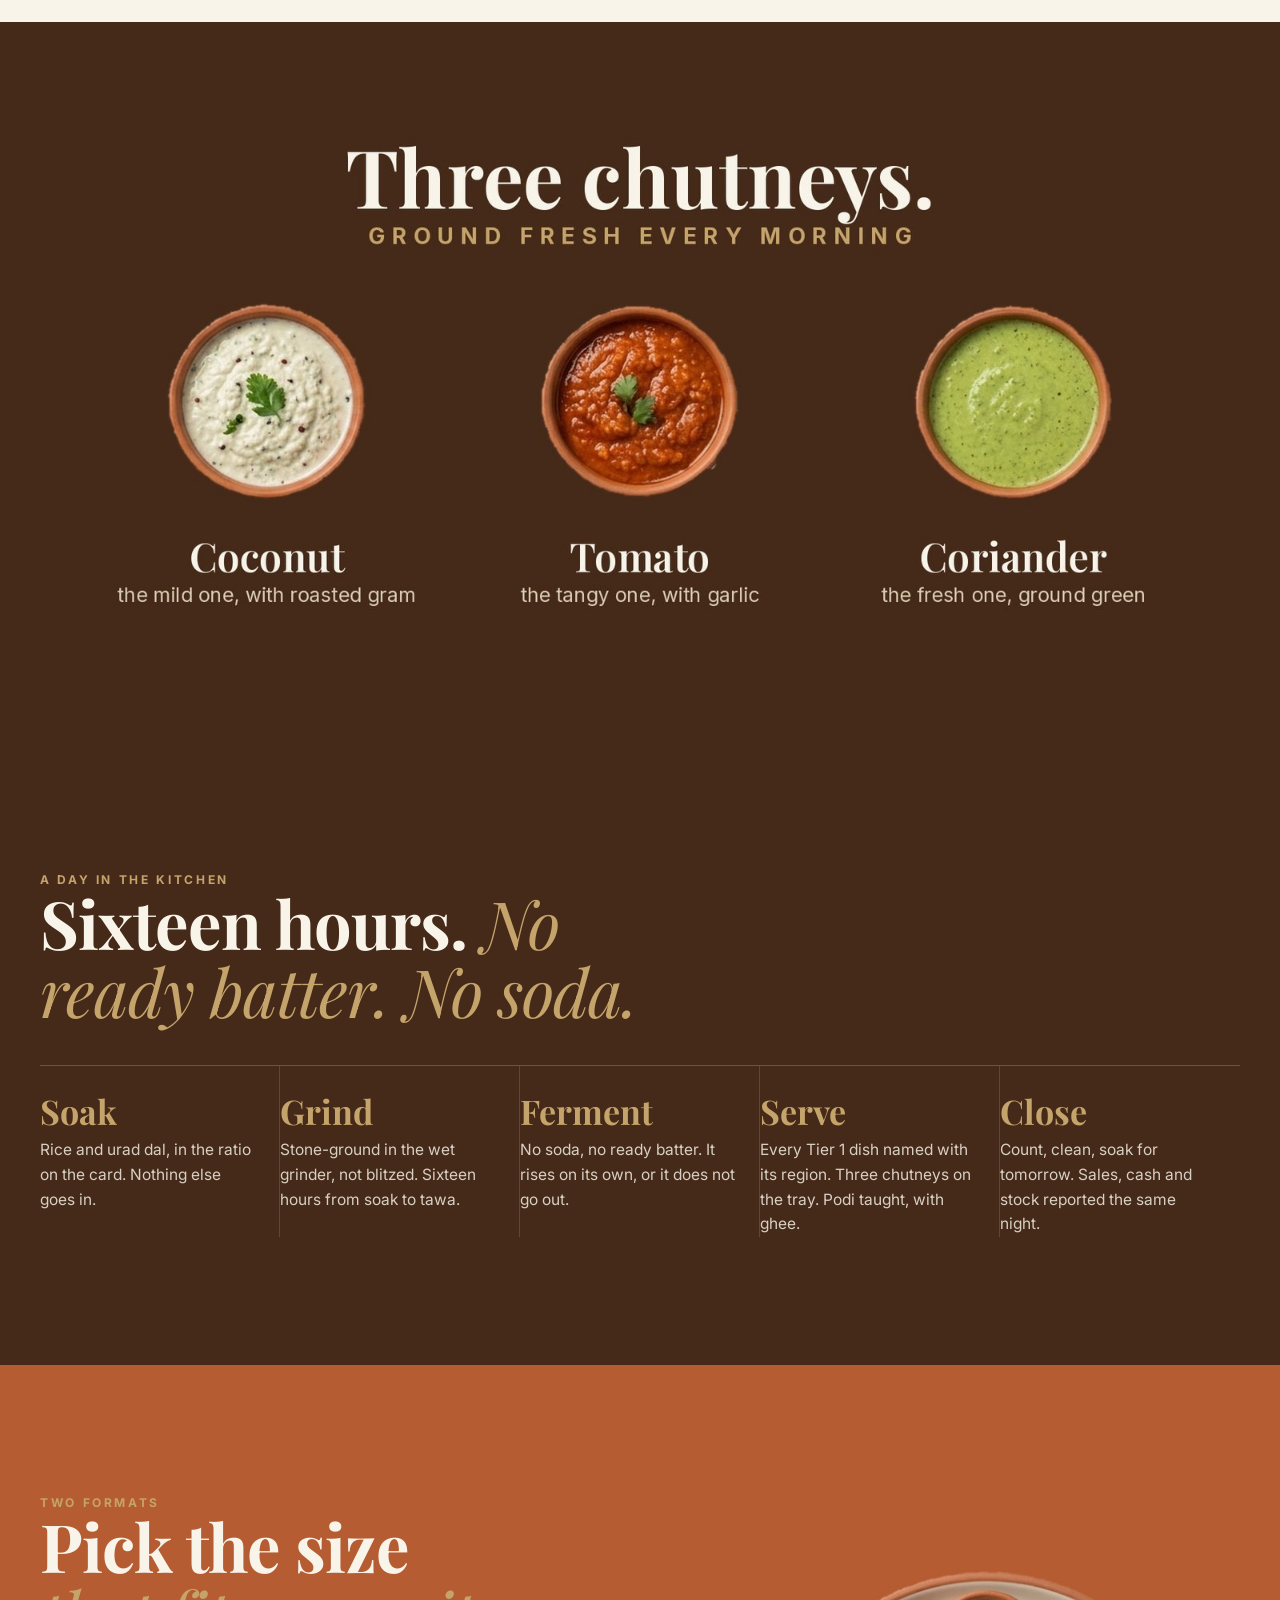
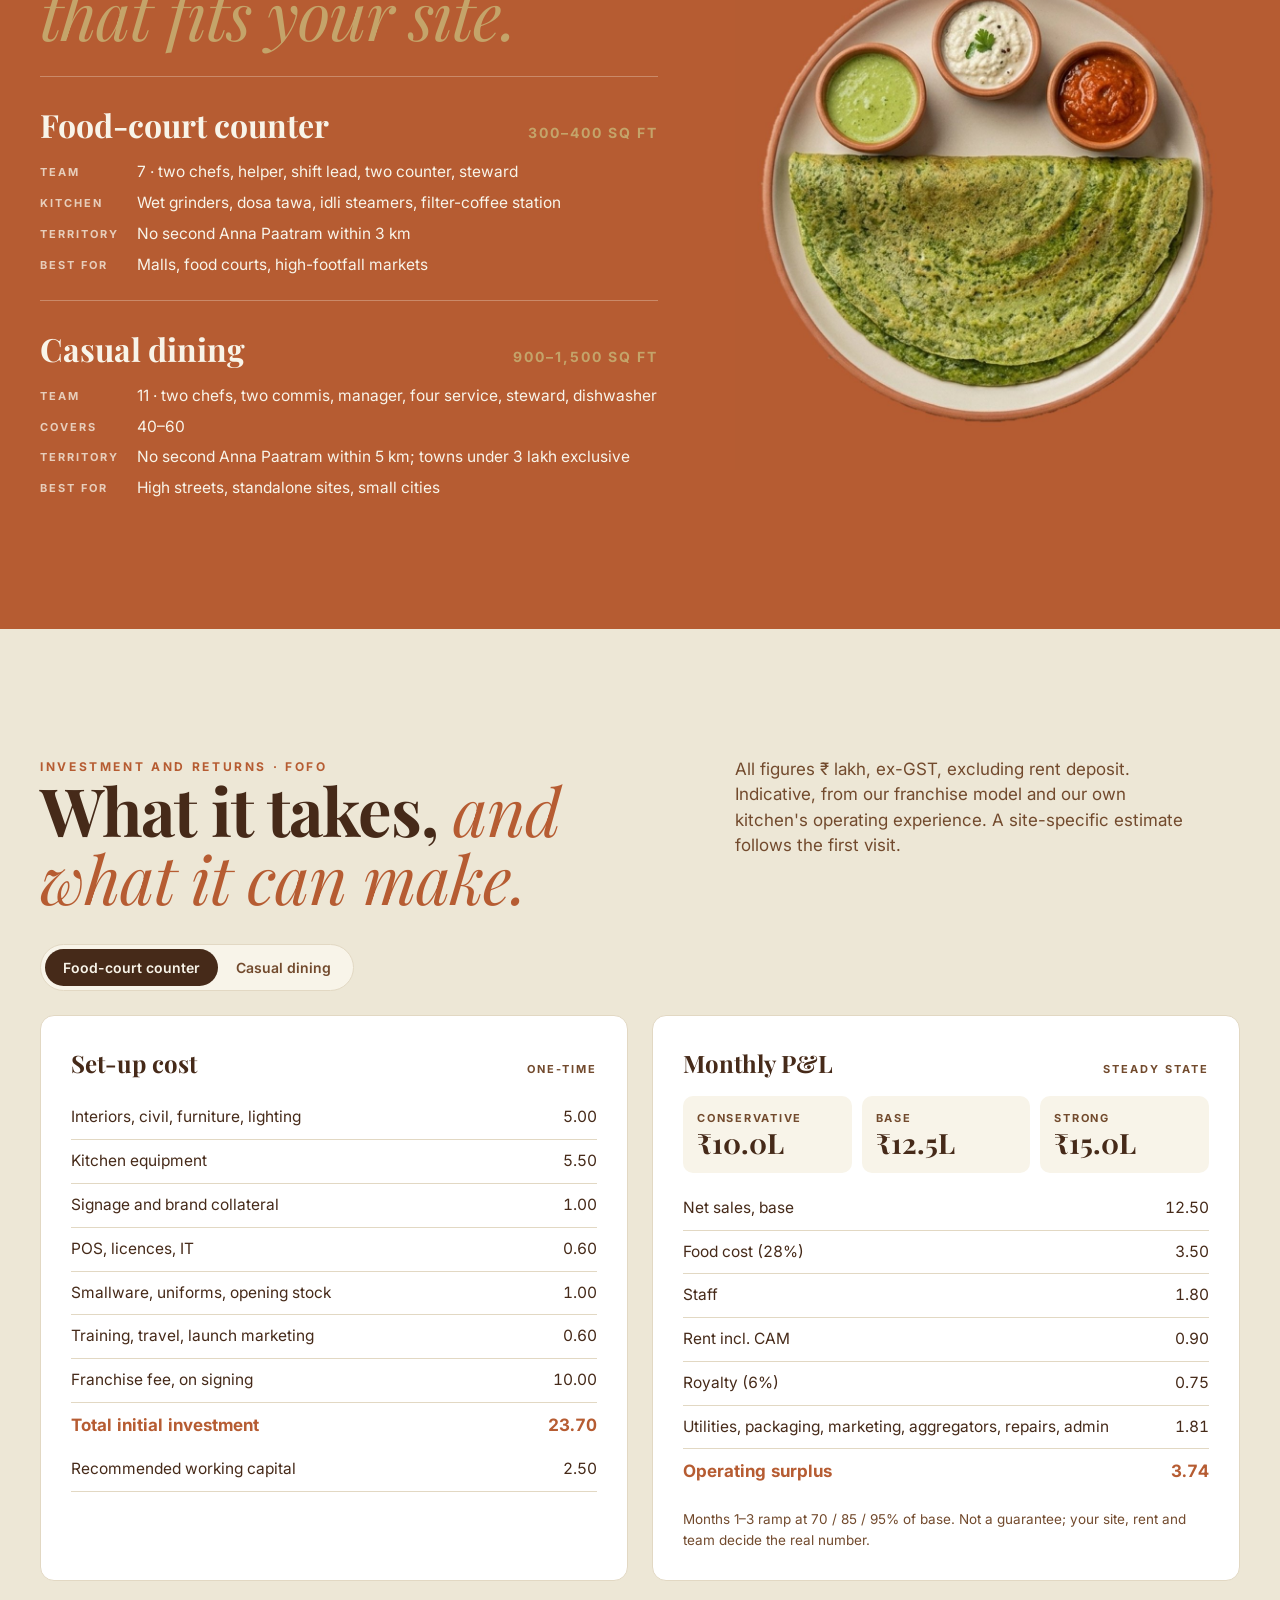
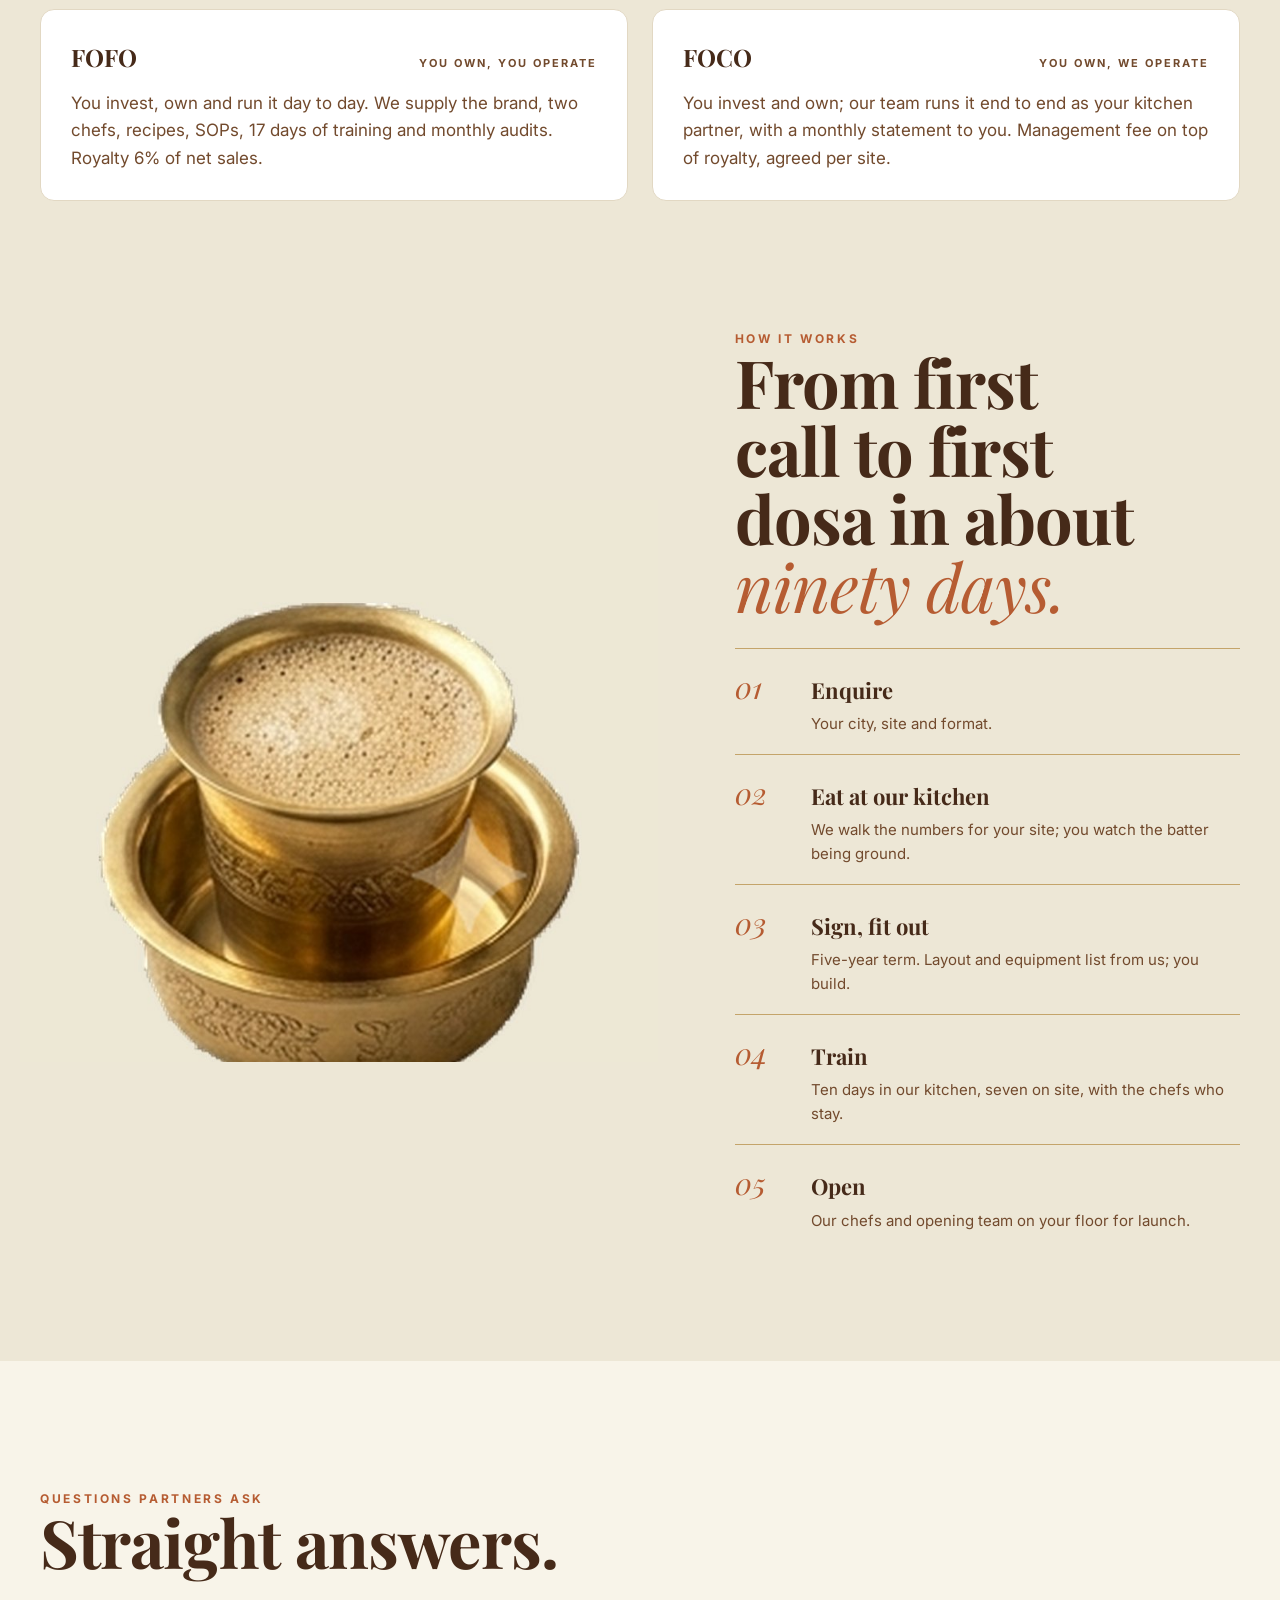
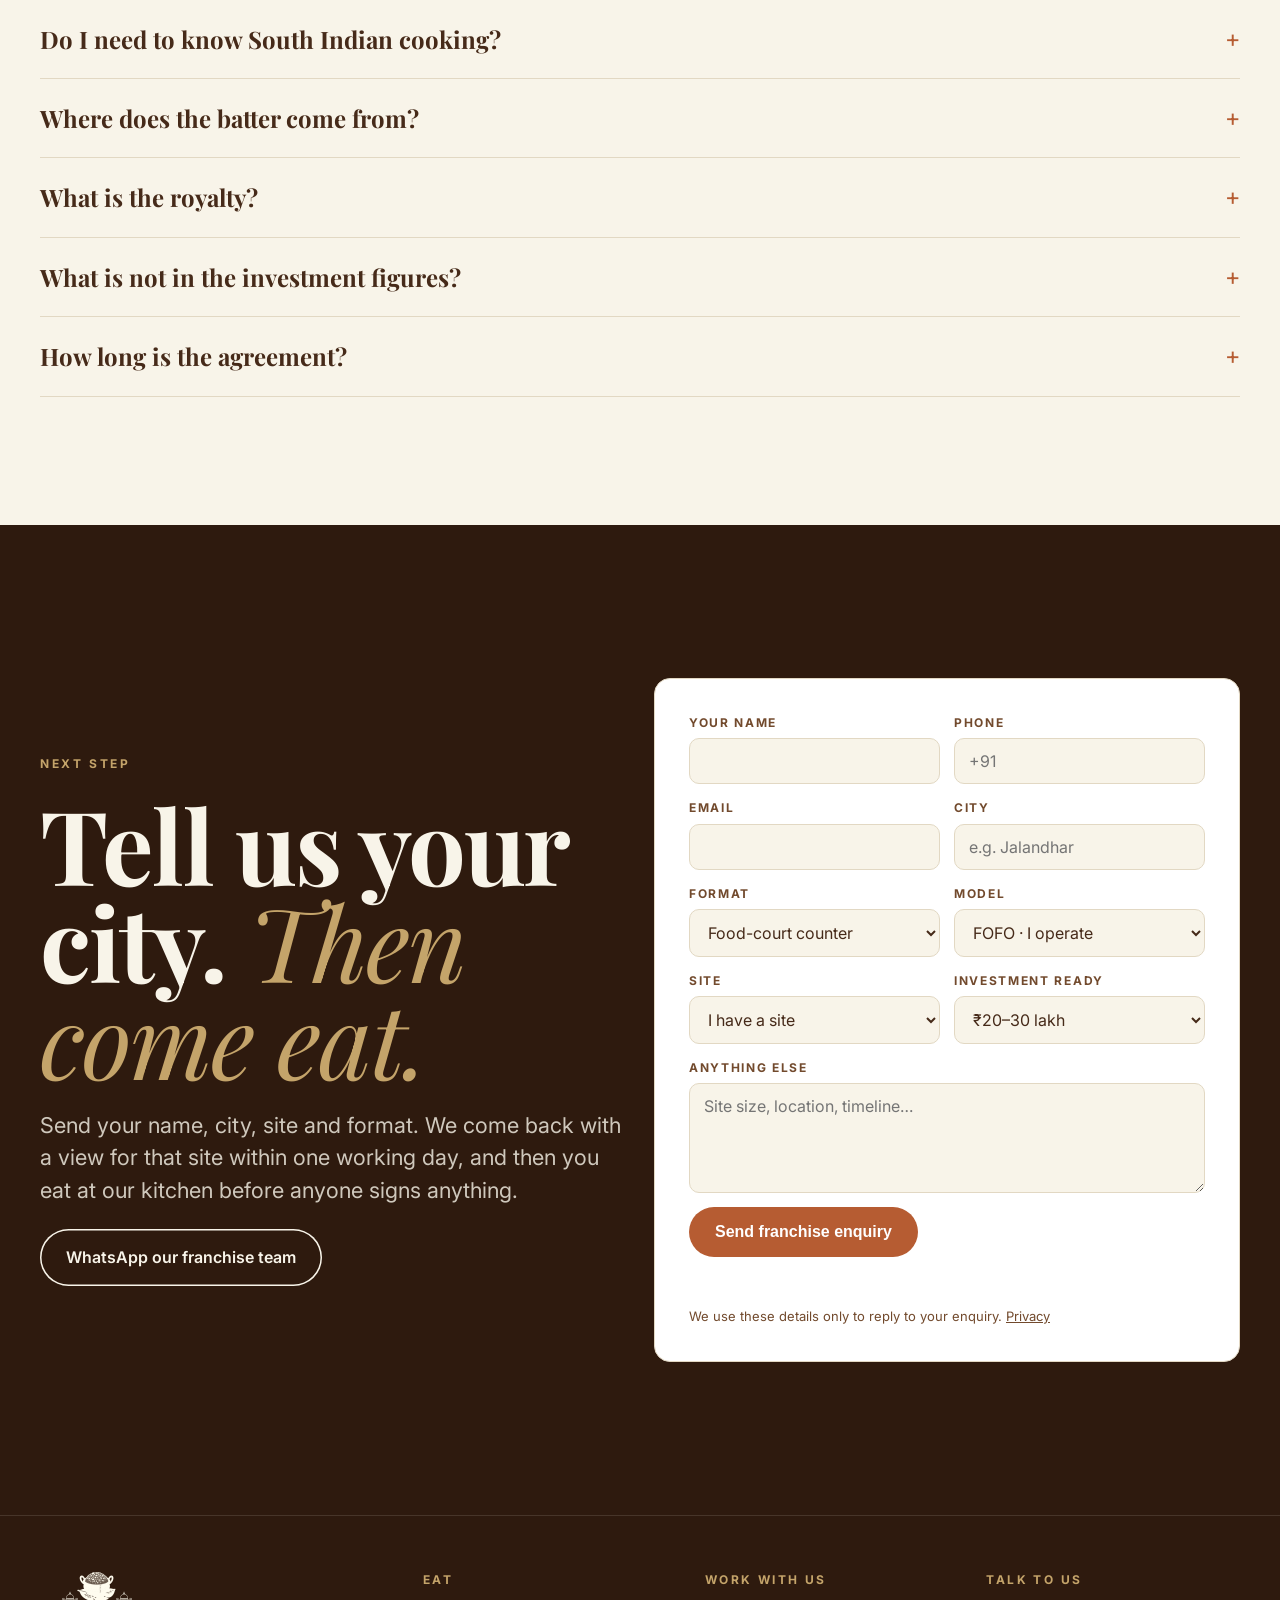
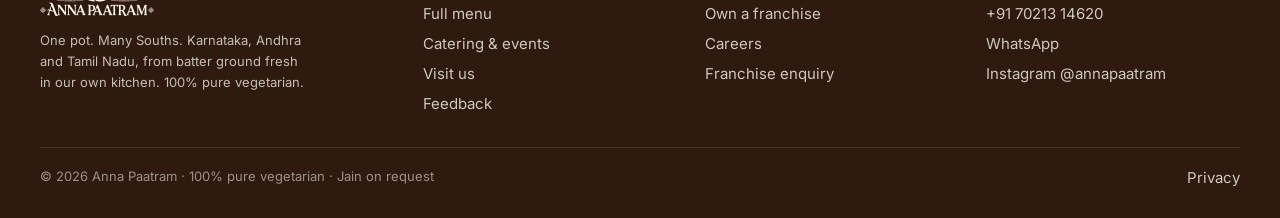
<file: franchise.html>
<!DOCTYPE html>
<html lang="en">
<head>
<meta charset="UTF-8">
<meta name="viewport" content="width=device-width, initial-scale=1, viewport-fit=cover">
<title>Anna Paatram Franchise · South Indian Food-Court Counter & Casual Dining</title>
<meta name="description" content="Own an Anna Paatram. Two trained chefs deputed to your counter, batter ground on site daily, 17 days of training. Counter from ₹23.7 lakh, casual dining from ₹42.5 lakh.">
<link rel="canonical" href="https://www.annapaatram.com/franchise.html">
<meta property="og:type" content="website">
<meta property="og:title" content="Anna Paatram Franchise · South Indian Food-Court Counter & Casual Dining">
<meta property="og:description" content="Own an Anna Paatram. Two trained chefs deputed to your counter, batter ground on site daily, 17 days of training. Counter from ₹23.7 lakh, casual dining from ₹42.5 lakh.">
<meta property="og:url" content="https://www.annapaatram.com/franchise.html">
<meta property="og:image" content="https://www.annapaatram.com/img/dosa.jpg">
<meta property="og:site_name" content="Anna Paatram">
<meta property="og:locale" content="en_IN">
<meta property="og:image:width" content="1000">
<meta property="og:image:height" content="1148">
<meta name="geo.region" content="IN-PB">
<meta name="geo.placename" content="Kathunangal, Punjab">
<script type="application/ld+json">{"@context": "https://schema.org", "@type": "FAQPage", "mainEntity": [{"@type": "Question", "name": "Do I need to know South Indian cooking?", "acceptedAnswer": {"@type": "Answer", "text": "No. Two trained chefs are deputed to your kitchen. You run a business: hire, keep the counter clean, bank the cash, read the reports."}}, {"@type": "Question", "name": "Where does the batter come from?", "acceptedAnswer": {"@type": "Answer", "text": "Your own kitchen, every day. Rice and urad dal, soaked, stone-ground and fermented sixteen hours on site. No ready batter, no soda, nothing shipped from a central kitchen."}}, {"@type": "Question", "name": "What is the royalty?", "acceptedAnswer": {"@type": "Answer", "text": "6% of net sales ex-GST, billed monthly. Under FOCO, a management fee is agreed per site on top."}}, {"@type": "Question", "name": "What is not in the investment figures?", "acceptedAnswer": {"@type": "Answer", "text": "Rent deposit, GST (18% on fee and royalty), major civil work, power back-up, and the extra cost of a larger area than the standard formats."}}, {"@type": "Question", "name": "How long is the agreement?", "acceptedAnswer": {"@type": "Answer", "text": "Five years, with your territory protected for the term."}}]}</script>
<script type="application/ld+json">{"@context": "https://schema.org", "@type": "BreadcrumbList", "itemListElement": [{"@type": "ListItem", "position": 1, "name": "Anna Paatram", "item": "https://www.annapaatram.com/"}, {"@type": "ListItem", "position": 2, "name": "Franchise", "item": "https://www.annapaatram.com/franchise.html"}]}</script>
<meta name="twitter:card" content="summary_large_image">
<meta name="theme-color" content="#462a19">
<link rel="icon" type="image/png" href="img/favicon.png">
<link rel="preconnect" href="https://fonts.googleapis.com"><link rel="preconnect" href="https://fonts.gstatic.com" crossorigin>
<link rel="stylesheet" href="https://fonts.googleapis.com/css2?family=Playfair+Display:ital,wght@0,400;0,500;0,700;0,900;1,400;1,700&family=Inter:wght@400;500;600;700&display=swap">
<link rel="stylesheet" href="assets/site.css">

</head>
<body>
<nav class="nav" aria-label="Main"><div class="wrap">
  <a class="logo" href="index.html"><img src="img/logo.png" alt="Anna Paatram" width="104" height="40"></a>
  <div class="links"><a href="index.html">Home</a><a href="menu.html">Menu</a><a href="index.html#catering">Catering</a><a href="index.html#visit">Visit us</a><a href="index.html#careers">Careers</a><a href="franchise.html" aria-current="page">Franchise</a></div>
  <div class="right">
    <a class="call" href="tel:+917021314620">Call +91 70213 14620</a>
    <a class="btn" href="franchise.html#enquire">Own a franchise</a>
    <button class="menu-toggle" type="button" aria-expanded="false" aria-controls="mlinks">Menu</button>
  </div>
</div>
<div class="mobile-links" id="mlinks"><a href="index.html">Home</a><a href="menu.html">Menu</a><a href="index.html#catering">Catering</a><a href="index.html#visit">Visit us</a><a href="index.html#careers">Careers</a><a href="franchise.html" aria-current="page">Franchise</a><a href="tel:+917021314620">Call +91 70213 14620</a></div>
</nav>
<header class="hero field-cream2" id="top"><div class="wrap">
  <div class="hcopy">
    <p class="eyebrow">100% pure vegetarian · Franchise partners wanted</p>
    <h1>One pot. <em>Many Souths.</em></h1>
    <p class="lede">Karnataka · Andhra · Tamil Nadu. A South Indian kitchen that arrives with its own cooks: two trained chefs deputed to your counter from day one, and batter ground fresh in your kitchen every day.</p>
    <div class="cta"><a class="btn" href="#money">See the numbers</a><a class="btn line" href="#enquire">Enquire now</a></div>
    <p class="meta"><span>Punjab · live and serving</span><span>Counter from 300 sq ft</span><span>Dining from 900 sq ft</span></p>
  </div>
  <div class="plate"><img src="img/dosa.jpg" alt="Masala dosa with three chutneys on a terracotta-rimmed plate" width="1000" height="1149" fetchpriority="high"></div>
</div></header>

<div class="marquee" aria-hidden="true"><div class="track">
  <span>Karnataka</span><span>Andhra</span><span>Tamil Nadu</span><span>The vessel that never sits empty</span><span>Karnataka</span><span>Andhra</span><span>Tamil Nadu</span><span>The vessel that never sits empty</span>
  <span>Karnataka</span><span>Andhra</span><span>Tamil Nadu</span><span>The vessel that never sits empty</span><span>Karnataka</span><span>Andhra</span><span>Tamil Nadu</span><span>The vessel that never sits empty</span>
</div></div>

<section class="chapter field-cream" id="why"><div class="wrap">
  <div class="split">
    <div class="reveal" style="display:grid;gap:22px">
      <p class="eyebrow">Why it works</p>
      <h2 class="h2">Most South Indian franchises hand you a manual. <em>We hand you a kitchen.</em></h2>
      <p class="lead">Dosa and idli are only as good as the hands that make them, so the hands come with the brand: two chefs trained in our own kitchen run yours, grind the batter on site every day, and train your team to replace them.</p>
      <p class="muted">No central batter in a cold chain. No frozen podi. No franchisor who disappears after the launch photo.</p>
    </div>
    <div class="bleed-r reveal"><img src="img/podi.jpg" alt="Mini podi idli with tomato chutney" width="1000" height="1241" loading="lazy"></div>
  </div>
  <div class="proof reveal" style="margin-top:64px">
    <div><b>2</b><small>chefs deputed per outlet</small></div>
    <div><b>16 hrs</b><small>soaked, stone-ground, fermented</small></div>
    <div><b>25–30%</b><small>food cost in our kitchen</small></div>
    <div><b>17 days</b><small>training before you open</small></div>
  </div>
</div></section>

<div class="band"><img src="img/batter.jpg" alt="16 Hours. Soaked, stone-ground and fermented in our own kitchen. No ready batter. No soda. Beside a masala dosa with chutneys." width="1600" height="900" loading="lazy"></div>

<section class="chapter field-cream2" id="regions"><div class="wrap">
  <div class="split top" style="margin-bottom:36px">
    <div><p class="eyebrow">Karnataka · Andhra · Tamil Nadu</p><h2 class="h2">Three Souths. <em>Each named on the board.</em></h2></div>
    <p class="lead muted">Karnataka is not Andhra. Chennai is not Mysore. Every regional dish carries its place on the menu, so a North Indian guest learns the South one plate at a time, and comes back to try the next.</p>
  </div>
</div>
  <div class="regions reveal" aria-label="The three regions">
    <img src="img/karnataka.jpg" alt="Karnataka: Butters it. Never fries it. Thatte Idli, Set Dosa, Benne Dosa." width="1600" height="900" loading="lazy">
    <img src="img/andhra_full.jpg" alt="Andhra: Reaches for green where others reach for red. Andhra Pesarattu, Guntur Podi." width="1600" height="900" loading="lazy">
    <img src="img/tamilnadu.jpg" alt="Tamil Nadu: Takes its coffee as seriously as its food. Kumbakonam Degree Coffee, Chennai Idli Fries." width="1600" height="900" loading="lazy">
  </div>
</section>

<section class="chapter field-cream" id="menu"><div class="wrap">
  <div class="split top" style="margin-bottom:40px">
    <div><p class="eyebrow">The menu</p><h2 class="h2">From the regions. The classics. <em>Our kitchen's own.</em></h2></div>
    <p class="lead muted">The tiers are the argument. Real dishes with real origins carry the region word; the classics are the entry ticket, plainly set; and six idlis nobody else makes carry no geography at all, because they are ours.</p>
  </div>
  <div class="tiers reveal">
    <div class="tier" style="border-color:var(--terracotta)"><span class="reg">Tier one · from the regions</span><h3>Named by place</h3><ul>
      <li><span><i class="veg"></i>Bengaluru Thatte Idli</span><span>Karnataka</span></li>
      <li><span><i class="veg"></i>Bangalore Set Dosa</span><span>Karnataka</span></li>
      <li><span><i class="veg"></i>Andhra Pesarattu</span><span>Andhra</span></li>
      <li><span><i class="veg"></i>Mysore Benne Dosa</span><span>Karnataka</span></li>
      <li><span><i class="veg"></i>Chennai Idli Fries</span><span>Tamil Nadu</span></li>
      <li><span><i class="veg"></i>Kumbakonam Degree Coffee</span><span>Tamil Nadu</span></li>
    </ul></div>
    <div class="tier"><span class="reg">Tier two · the classics</span><h3>The entry ticket</h3><ul>
      <li><span><i class="veg"></i>Masala Dosa</span><span></span></li>
      <li><span><i class="veg"></i>Rava Dosa</span><span></span></li>
      <li><span><i class="veg"></i>Onion Uthappam</span><span></span></li>
      <li><span><i class="veg"></i>Idli · Medu Vada</span><span></span></li>
      <li><span><i class="veg"></i>Ven Pongal</span><span></span></li>
      <li><span><i class="veg"></i>Sambar Rice · Curd Rice</span><span></span></li>
    </ul></div>
    <div class="tier"><span class="reg">Tier three · our kitchen's own</span><h3>Only here</h3><ul>
      <li><span><i class="veg"></i>Peri Peri Podi Idli</span><span></span></li>
      <li><span><i class="veg"></i>Moringa Podi Idli</span><span></span></li>
      <li><span><i class="veg"></i>Butter Garlic Idli</span><span></span></li>
      <li><span><i class="veg"></i>Curry Masala Idli</span><span></span></li>
      <li><span><i class="veg"></i>Peanut Spicy Idli</span><span></span></li>
      <li><span><i class="veg"></i>Idli Chaat</span><span></span></li>
    </ul></div>
  </div>
  <p class="muted" style="margin-top:18px;font-size:14px">Three chutneys, always three: coconut, tomato and coriander, ground fresh every morning. 100% pure vegetarian.</p>
</div></section>

<div class="band brown"><img src="img/chutneys.jpg" alt="Three chutneys, ground fresh every morning: coconut, tomato, coriander" width="1600" height="900" loading="lazy"></div>

<section class="chapter field-brown" id="kitchen"><div class="wrap">
  <p class="eyebrow">A day in the kitchen</p>
  <h2 class="h2" style="margin-bottom:40px">Sixteen hours. <em>No ready batter. No soda.</em></h2>
  <div class="day reveal">
    <div><b>Soak</b><p>Rice and urad dal, in the ratio on the card. Nothing else goes in.</p></div>
    <div><b>Grind</b><p>Stone-ground in the wet grinder, not blitzed. Sixteen hours from soak to tawa.</p></div>
    <div><b>Ferment</b><p>No soda, no ready batter. It rises on its own, or it does not go out.</p></div>
    <div><b>Serve</b><p>Every Tier 1 dish named with its region. Three chutneys on the tray. Podi taught, with ghee.</p></div>
    <div><b>Close</b><p>Count, clean, soak for tomorrow. Sales, cash and stock reported the same night.</p></div>
  </div>
</div></section>

<section class="chapter field-terra" id="formats"><div class="wrap">
  <div class="split">
    <div class="reveal" style="display:grid;gap:28px">
      <div><p class="eyebrow">Two formats</p><h2 class="h2">Pick the size <em>that fits your site.</em></h2></div>
      <div class="fmts">
        <div class="fmt"><h3>Food-court counter <span>300–400 sq ft</span></h3><dl><dt>Team</dt><dd>7 · two chefs, helper, shift lead, two counter, steward</dd><dt>Kitchen</dt><dd>Wet grinders, dosa tawa, idli steamers, filter-coffee station</dd><dt>Territory</dt><dd>No second Anna Paatram within 3 km</dd><dt>Best for</dt><dd>Malls, food courts, high-footfall markets</dd></dl></div>
        <div class="fmt"><h3>Casual dining <span>900–1,500 sq ft</span></h3><dl><dt>Team</dt><dd>11 · two chefs, two commis, manager, four service, steward, dishwasher</dd><dt>Covers</dt><dd>40–60</dd><dt>Territory</dt><dd>No second Anna Paatram within 5 km; towns under 3 lakh exclusive</dd><dt>Best for</dt><dd>High streets, standalone sites, small cities</dd></dl></div>
      </div>
    </div>
    <div class="bleed-r reveal"><img src="img/pesarattu.jpg" alt="Andhra pesarattu with coconut, tomato and coriander chutneys" width="1100" height="1142" loading="lazy"></div>
  </div>
</div></section>

<section class="chapter field-cream2" id="money"><div class="wrap">
  <div class="split top" style="margin-bottom:32px">
    <div><p class="eyebrow">Investment and returns · FOFO</p><h2 class="h2">What it takes, <em>and what it can make.</em></h2></div>
    <p class="muted lead" style="font-size:17px">All figures ₹ lakh, ex-GST, excluding rent deposit. Indicative, from our franchise model and our own kitchen's operating experience. A site-specific estimate follows the first visit.</p>
  </div>
  <div class="switch" role="group" aria-label="Format" style="margin-bottom:24px"><button type="button" id="sw-counter" aria-pressed="true">Food-court counter</button><button type="button" id="sw-dining" aria-pressed="false">Casual dining</button></div>
  <div class="money reveal" id="m-counter">
    <div class="card"><h3>Set-up cost <small>one-time</small></h3><table class="tbl">
      <tr><td>Interiors, civil, furniture, lighting</td><td class="r">5.00</td></tr><tr><td>Kitchen equipment</td><td class="r">5.50</td></tr><tr><td>Signage and brand collateral</td><td class="r">1.00</td></tr><tr><td>POS, licences, IT</td><td class="r">0.60</td></tr><tr><td>Smallware, uniforms, opening stock</td><td class="r">1.00</td></tr><tr><td>Training, travel, launch marketing</td><td class="r">0.60</td></tr><tr><td>Franchise fee, on signing</td><td class="r">10.00</td></tr><tr class="t"><td>Total initial investment</td><td class="r">23.70</td></tr><tr><td>Recommended working capital</td><td class="r">2.50</td></tr>
    </table></div>
    <div class="card"><h3>Monthly P&amp;L <small>steady state</small></h3>
      <div class="kpis"><div class="kpi"><div class="l">Conservative</div><div class="v">₹10.0L</div></div><div class="kpi"><div class="l">Base</div><div class="v">₹12.5L</div></div><div class="kpi"><div class="l">Strong</div><div class="v">₹15.0L</div></div></div>
      <table class="tbl"><tr><td>Net sales, base</td><td class="r">12.50</td></tr><tr><td>Food cost (28%)</td><td class="r">3.50</td></tr><tr><td>Staff</td><td class="r">1.80</td></tr><tr><td>Rent incl. CAM</td><td class="r">0.90</td></tr><tr><td>Royalty (6%)</td><td class="r">0.75</td></tr><tr><td>Utilities, packaging, marketing, aggregators, repairs, admin</td><td class="r">1.81</td></tr><tr class="t"><td>Operating surplus</td><td class="r">3.74</td></tr></table>
      <p class="muted" style="font-size:13.5px">Months 1–3 ramp at 70 / 85 / 95% of base. Not a guarantee; your site, rent and team decide the real number.</p>
    </div>
  </div>
  <div class="money reveal" id="m-dining" hidden>
    <div class="card"><h3>Set-up cost <small>one-time</small></h3><table class="tbl">
      <tr><td>Interiors, civil, furniture, lighting (40–60 covers)</td><td class="r">14.00</td></tr><tr><td>Kitchen equipment</td><td class="r">8.50</td></tr><tr><td>Signage and brand collateral</td><td class="r">1.50</td></tr><tr><td>POS, licences, IT</td><td class="r">0.90</td></tr><tr><td>Smallware, uniforms, opening stock</td><td class="r">1.60</td></tr><tr><td>Training, travel, launch marketing</td><td class="r">1.00</td></tr><tr><td>Franchise fee, on signing</td><td class="r">15.00</td></tr><tr class="t"><td>Total initial investment</td><td class="r">42.50</td></tr><tr><td>Recommended working capital</td><td class="r">4.00</td></tr>
    </table></div>
    <div class="card"><h3>Monthly P&amp;L <small>steady state</small></h3>
      <div class="kpis"><div class="kpi"><div class="l">Conservative</div><div class="v">₹20.0L</div></div><div class="kpi"><div class="l">Base</div><div class="v">₹25.0L</div></div><div class="kpi"><div class="l">Strong</div><div class="v">₹30.0L</div></div></div>
      <table class="tbl"><tr><td>Net sales, base</td><td class="r">25.00</td></tr><tr><td>Food cost (28%)</td><td class="r">7.00</td></tr><tr><td>Staff</td><td class="r">3.00</td></tr><tr><td>Rent incl. CAM</td><td class="r">1.60</td></tr><tr><td>Royalty (6%)</td><td class="r">1.50</td></tr><tr><td>Utilities, packaging, marketing, aggregators, repairs, admin</td><td class="r">4.19</td></tr><tr class="t"><td>Operating surplus</td><td class="r">7.71</td></tr></table>
      <p class="muted" style="font-size:13.5px">Months 1–3 ramp at 70 / 85 / 95% of base. Not a guarantee; your site, rent and team decide the real number.</p>
    </div>
  </div>
  <div class="money" style="margin-top:28px">
    <div class="card"><h3>FOFO <small>you own, you operate</small></h3><p class="muted">You invest, own and run it day to day. We supply the brand, two chefs, recipes, SOPs, 17 days of training and monthly audits. Royalty 6% of net sales.</p></div>
    <div class="card"><h3>FOCO <small>you own, we operate</small></h3><p class="muted">You invest and own; our team runs it end to end as your kitchen partner, with a monthly statement to you. Management fee on top of royalty, agreed per site.</p></div>
  </div>
</div></section>

<section class="chapter field-cream2" id="process" style="padding-top:0"><div class="wrap">
  <div class="split">
    <div class="bleed-l reveal"><img src="img/coffee.jpg" alt="Kumbakonam degree coffee in a brass davara and tumbler" width="800" height="706" loading="lazy"></div>
    <div class="reveal" style="display:grid;gap:28px">
      <div><p class="eyebrow">How it works</p><h2 class="h2">From first call to first dosa in about <em>ninety days.</em></h2></div>
      <div class="steps">
        <div><span><h3>Enquire</h3><p>Your city, site and format.</p></span></div>
        <div><span><h3>Eat at our kitchen</h3><p>We walk the numbers for your site; you watch the batter being ground.</p></span></div>
        <div><span><h3>Sign, fit out</h3><p>Five-year term. Layout and equipment list from us; you build.</p></span></div>
        <div><span><h3>Train</h3><p>Ten days in our kitchen, seven on site, with the chefs who stay.</p></span></div>
        <div><span><h3>Open</h3><p>Our chefs and opening team on your floor for launch.</p></span></div>
      </div>
    </div>
  </div>
</div></section>

<section class="chapter field-cream" id="faq"><div class="wrap">
  <p class="eyebrow">Questions partners ask</p>
  <h2 class="h2" style="margin-bottom:24px">Straight answers.</h2>
  <div class="faq">
    <details><summary>Do I need to know South Indian cooking?</summary><p>No. Two trained chefs are deputed to your kitchen. You run a business: hire, keep the counter clean, bank the cash, read the reports.</p></details>
    <details><summary>Where does the batter come from?</summary><p>Your own kitchen, every day. Rice and urad dal, soaked, stone-ground and fermented sixteen hours on site. No ready batter, no soda, nothing shipped from a central kitchen.</p></details>
    <details><summary>What is the royalty?</summary><p>6% of net sales ex-GST, billed monthly. Under FOCO, a management fee is agreed per site on top.</p></details>
    <details><summary>What is not in the investment figures?</summary><p>Rent deposit, GST (18% on fee and royalty), major civil work, power back-up, and the extra cost of a larger area than the standard formats.</p></details>
    <details><summary>How long is the agreement?</summary><p>Five years, with your territory protected for the term.</p></details>
  </div>
</div></section>

<section class="close field-deep" id="enquire"><div class="wrap">
  <div class="twoup" style="align-items:center">
    <div style="display:grid;gap:22px">
      <p class="eyebrow">Next step</p>
      <h2>Tell us your city. <em>Then come eat.</em></h2>
      <p class="lead" style="color:rgba(248,244,233,.8)">Send your name, city, site and format. We come back with a view for that site within one working day, and then you eat at our kitchen before anyone signs anything.</p>
      <p><a class="btn line" href="https://wa.me/917021314620?text=Hi%2C%20I%20am%20interested%20in%20an%20Anna%20Paatram%20franchise." target="_blank" rel="noopener" style="color:#f8f4e9">WhatsApp our franchise team</a></p>
    </div>
    <form class="form" data-form method="post" novalidate>
      <input type="hidden" name="form_type" value="Franchise enquiry">
      <div class="hp" aria-hidden="true"><label>Website <input name="website" tabindex="-1" autocomplete="off"></label></div>
      <div class="row"><label>Your name<input name="name" required autocomplete="name"></label><label>Phone<input name="phone" type="tel" required autocomplete="tel" placeholder="+91"></label></div>
      <div class="row"><label>Email<input name="email" type="email" autocomplete="email"></label><label>City<input name="city" required placeholder="e.g. Jalandhar"></label></div>
      <div class="row"><label>Format<select name="format"><option>Food-court counter</option><option>Casual dining</option><option>Not sure yet</option></select></label><label>Model<select name="model"><option>FOFO · I operate</option><option>FOCO · you operate</option><option>Not sure yet</option></select></label></div>
      <div class="row"><label>Site<select name="site_status"><option>I have a site</option><option>Looking for a site</option></select></label><label>Investment ready<select name="budget"><option>₹20–30 lakh</option><option>₹30–50 lakh</option><option>₹50 lakh+</option><option>Prefer to discuss</option></select></label></div>
      <label>Anything else<textarea name="message" placeholder="Site size, location, timeline…"></textarea></label>
      <button class="btn" type="submit">Send franchise enquiry</button>
      <p class="status" role="status" aria-live="polite"></p>
      <p class="note">We use these details only to reply to your enquiry. <a href="privacy.html">Privacy</a></p>
    </form>
  </div>
</div></section>

<footer class="foot"><div class="wrap">
  <div><img src="img/logo.png" alt="Anna Paatram" width="114" height="44"><p style="margin-top:14px;max-width:34ch">One pot. Many Souths. Karnataka, Andhra and Tamil Nadu, from batter ground fresh in our own kitchen. 100% pure vegetarian.</p></div>
  <div><h4>Eat</h4><a href="menu.html">Full menu</a><a href="index.html#catering">Catering &amp; events</a><a href="index.html#visit">Visit us</a><a href="index.html#feedback">Feedback</a></div>
  <div><h4>Work with us</h4><a href="franchise.html">Own a franchise</a><a href="index.html#careers">Careers</a><a href="franchise.html#enquire">Franchise enquiry</a></div>
  <div><h4>Talk to us</h4><a href="tel:+917021314620">+91 70213 14620</a><a href="https://wa.me/917021314620?text=Hi%20Anna%20Paatram%2C%20" target="_blank" rel="noopener">WhatsApp</a><a href="https://www.instagram.com/annapaatram" target="_blank" rel="noopener">Instagram @annapaatram</a></div>
  <div class="base"><span>© 2026 Anna Paatram · 100% pure vegetarian · Jain on request</span><a href="privacy.html" style="display:inline;padding:0">Privacy</a></div>
</div></footer>
<a class="wa" href="https://wa.me/917021314620?text=Hi%20Anna%20Paatram%2C%20" target="_blank" rel="noopener" aria-label="Chat with us on WhatsApp"><svg viewBox="0 0 24 24" fill="currentColor" aria-hidden="true"><path d="M12 2a10 10 0 0 0-8.6 15.1L2 22l5-1.3A10 10 0 1 0 12 2Zm0 18.2a8.2 8.2 0 0 1-4.2-1.2l-.3-.2-3 .8.8-2.9-.2-.3A8.2 8.2 0 1 1 12 20.2Zm4.5-6.1c-.2-.1-1.5-.7-1.7-.8-.2-.1-.4-.1-.6.1l-.8 1c-.1.2-.3.2-.5.1a6.7 6.7 0 0 1-3.3-2.9c-.2-.4.2-.4.7-1.3.1-.2 0-.3 0-.4l-.8-1.8c-.2-.5-.4-.4-.6-.4h-.5a1 1 0 0 0-.7.3 3 3 0 0 0-.9 2.2 5.2 5.2 0 0 0 1.1 2.7 11.8 11.8 0 0 0 4.5 4c1.7.7 2.3.8 3.2.6.5-.1 1.5-.6 1.7-1.2.2-.6.2-1.1.2-1.2-.1-.1-.3-.2-.5-.3Z"/></svg><span>WhatsApp us</span></a>
<script src="assets/site.js" defer></script>
</body>
</html>
</file>
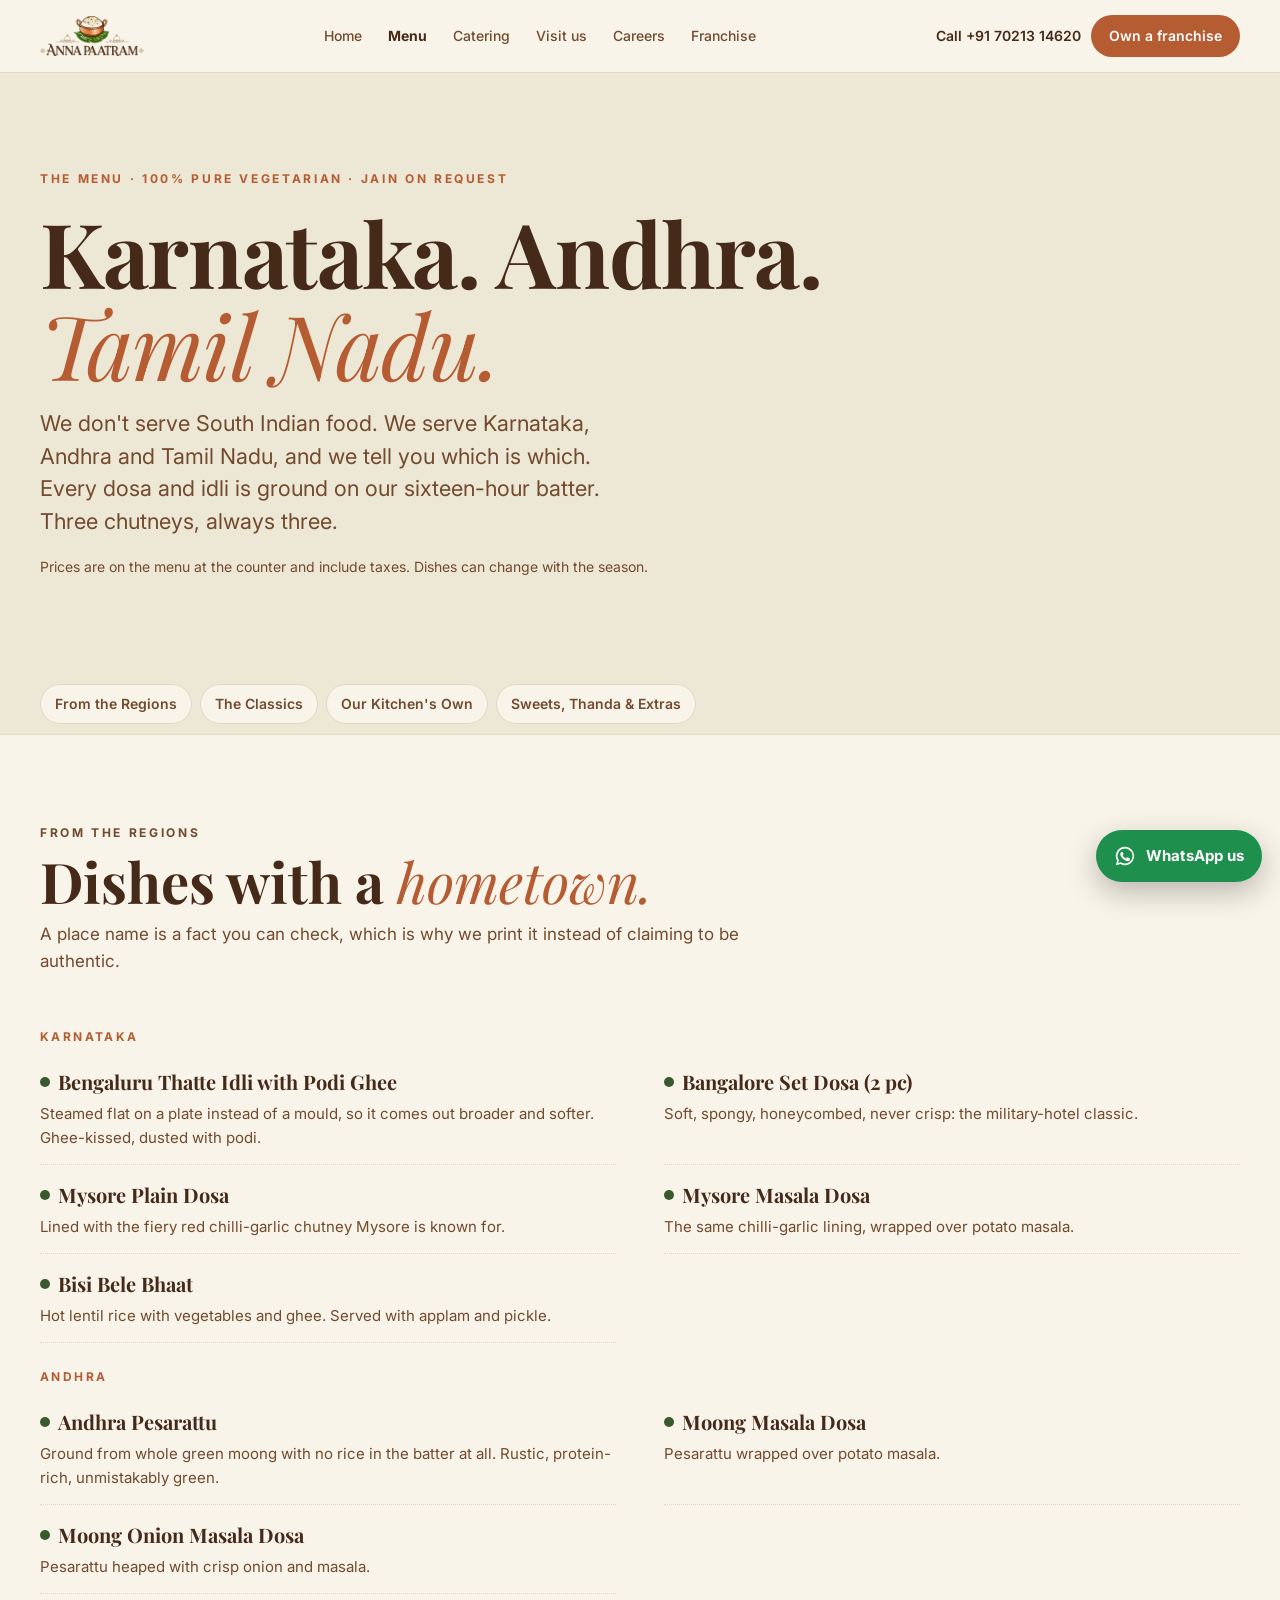
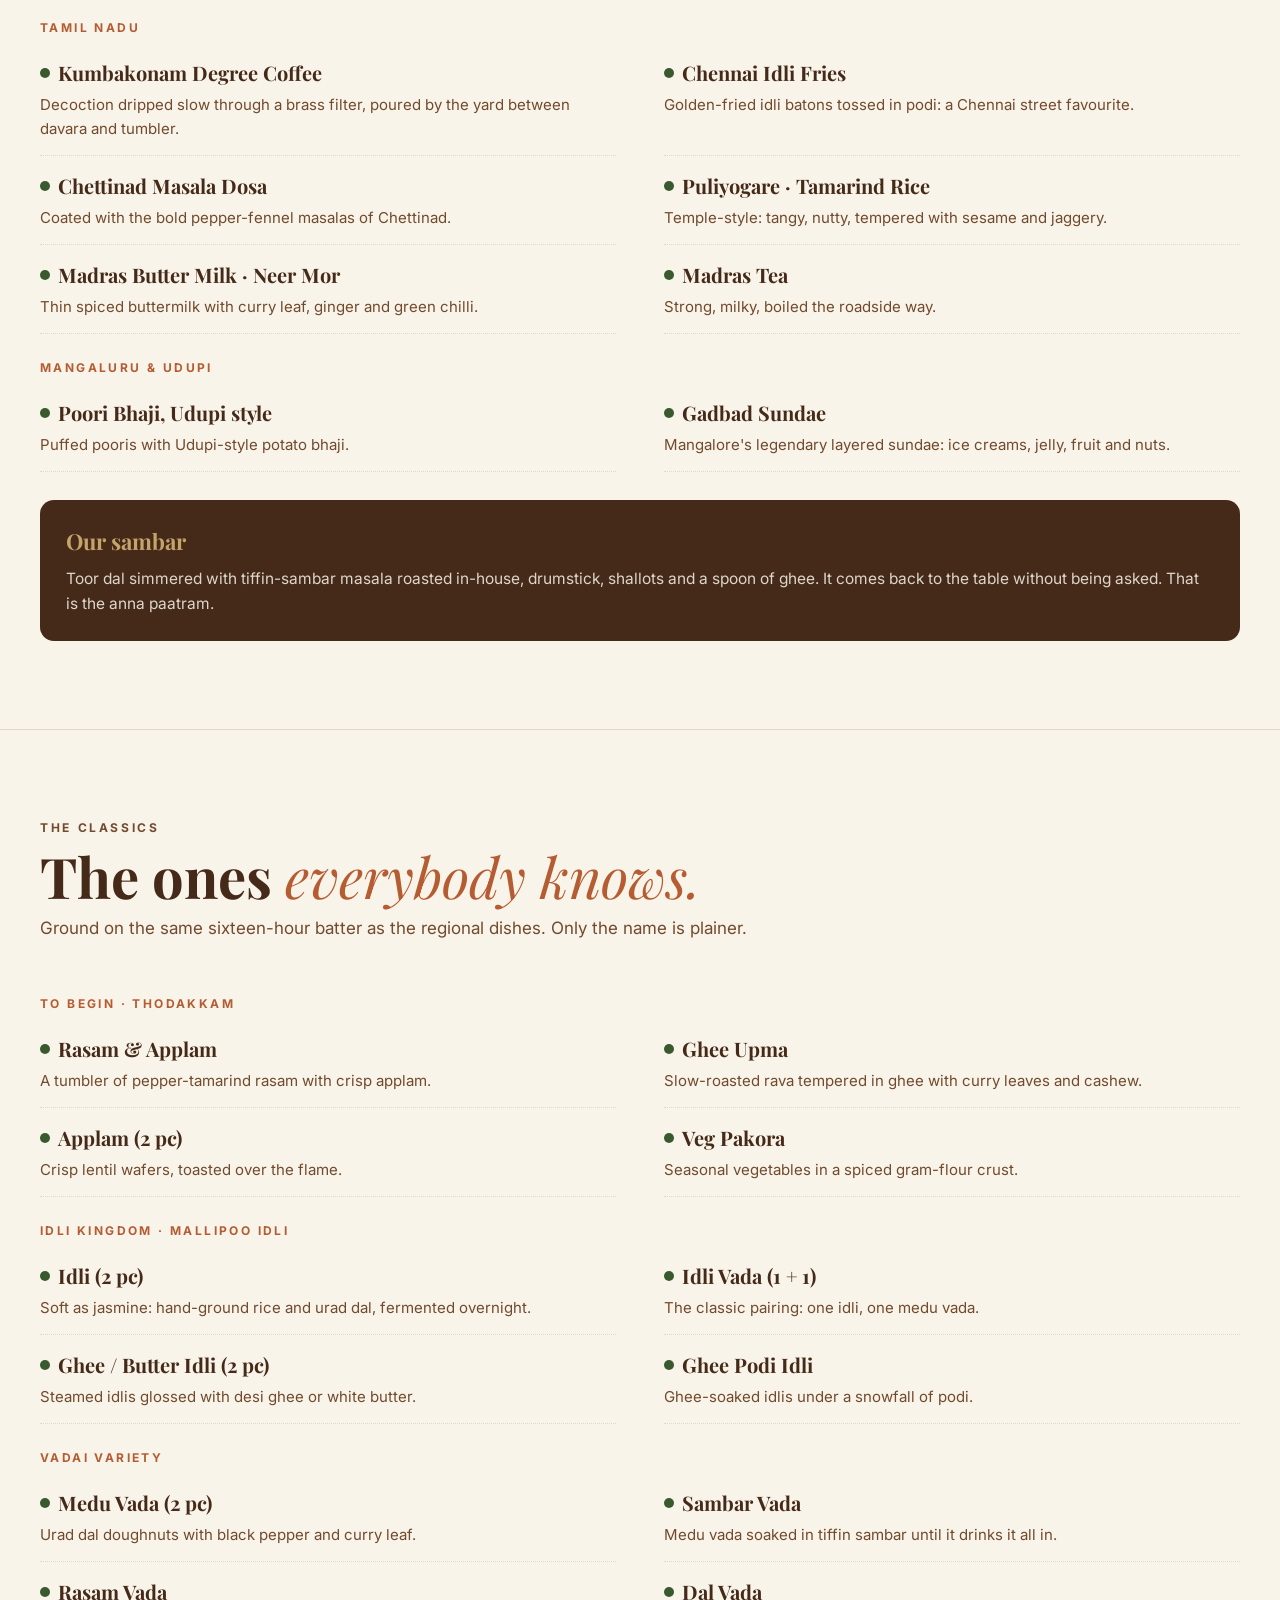
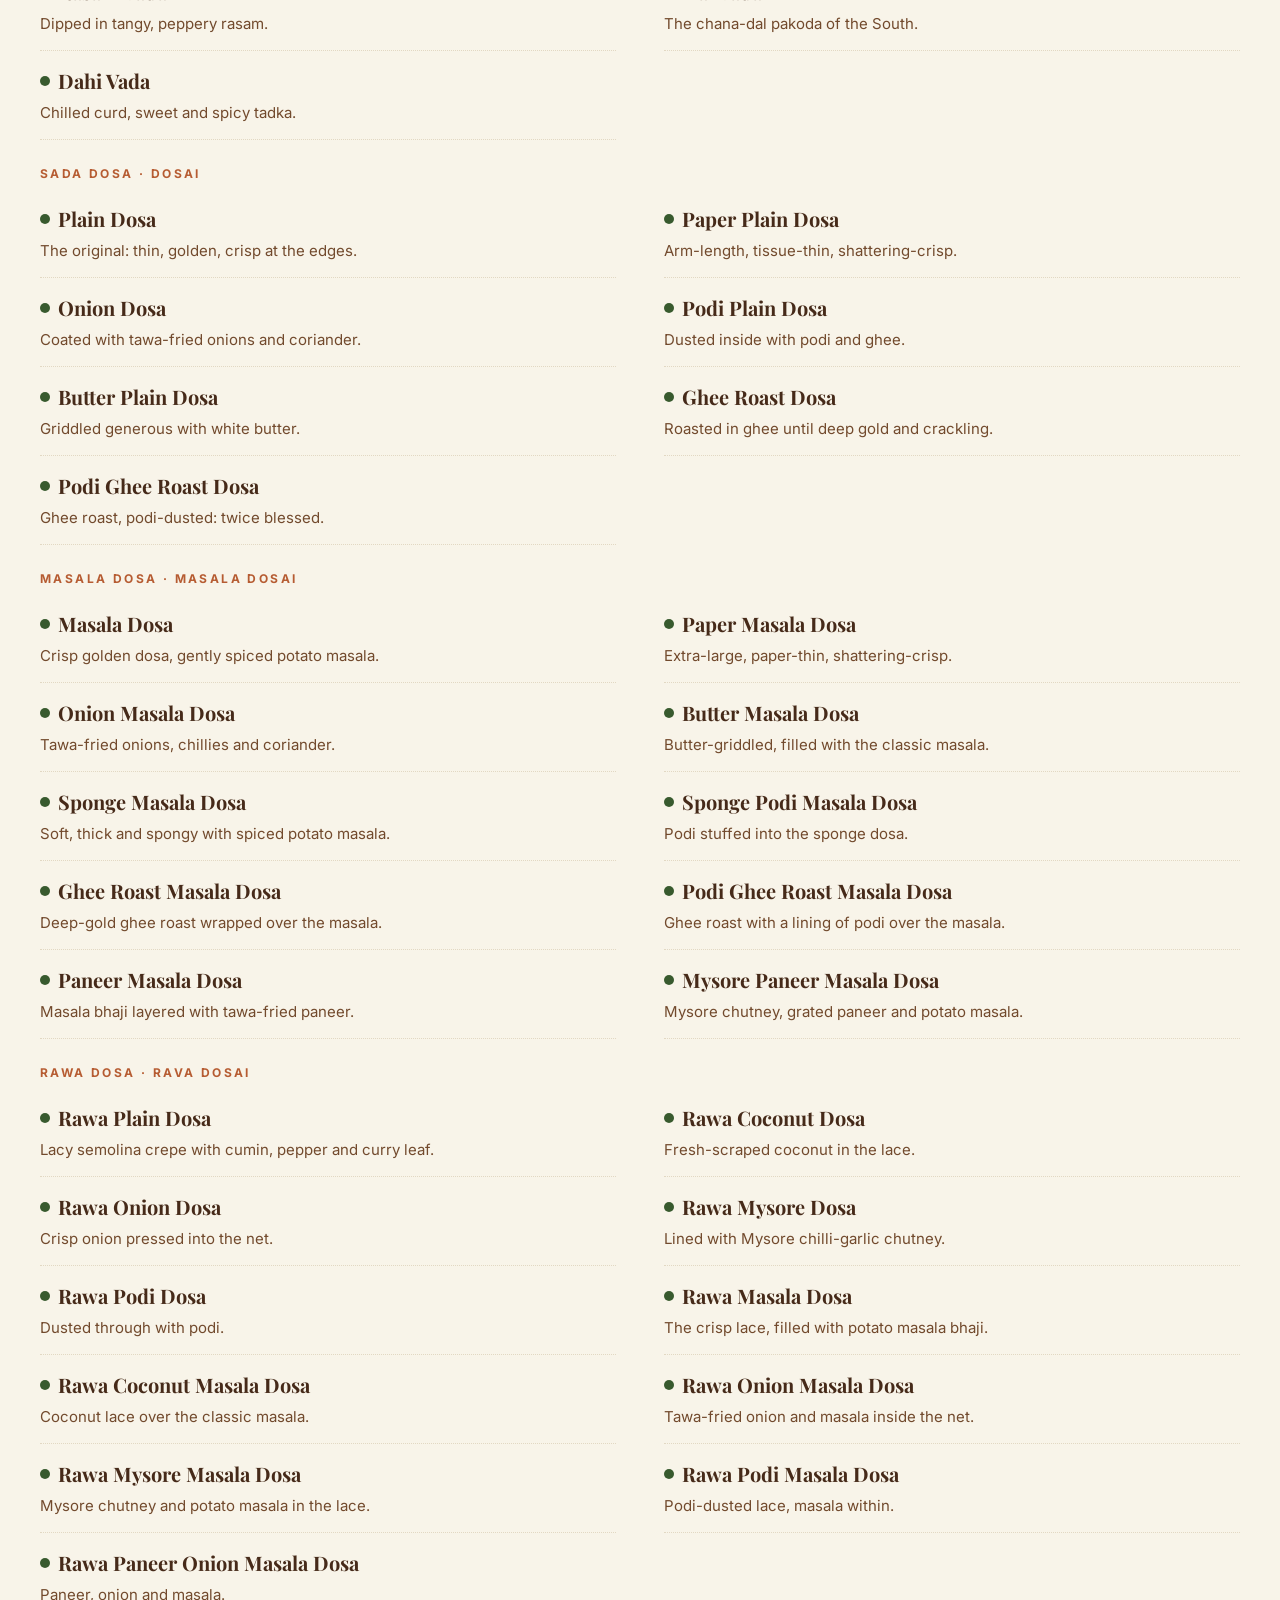
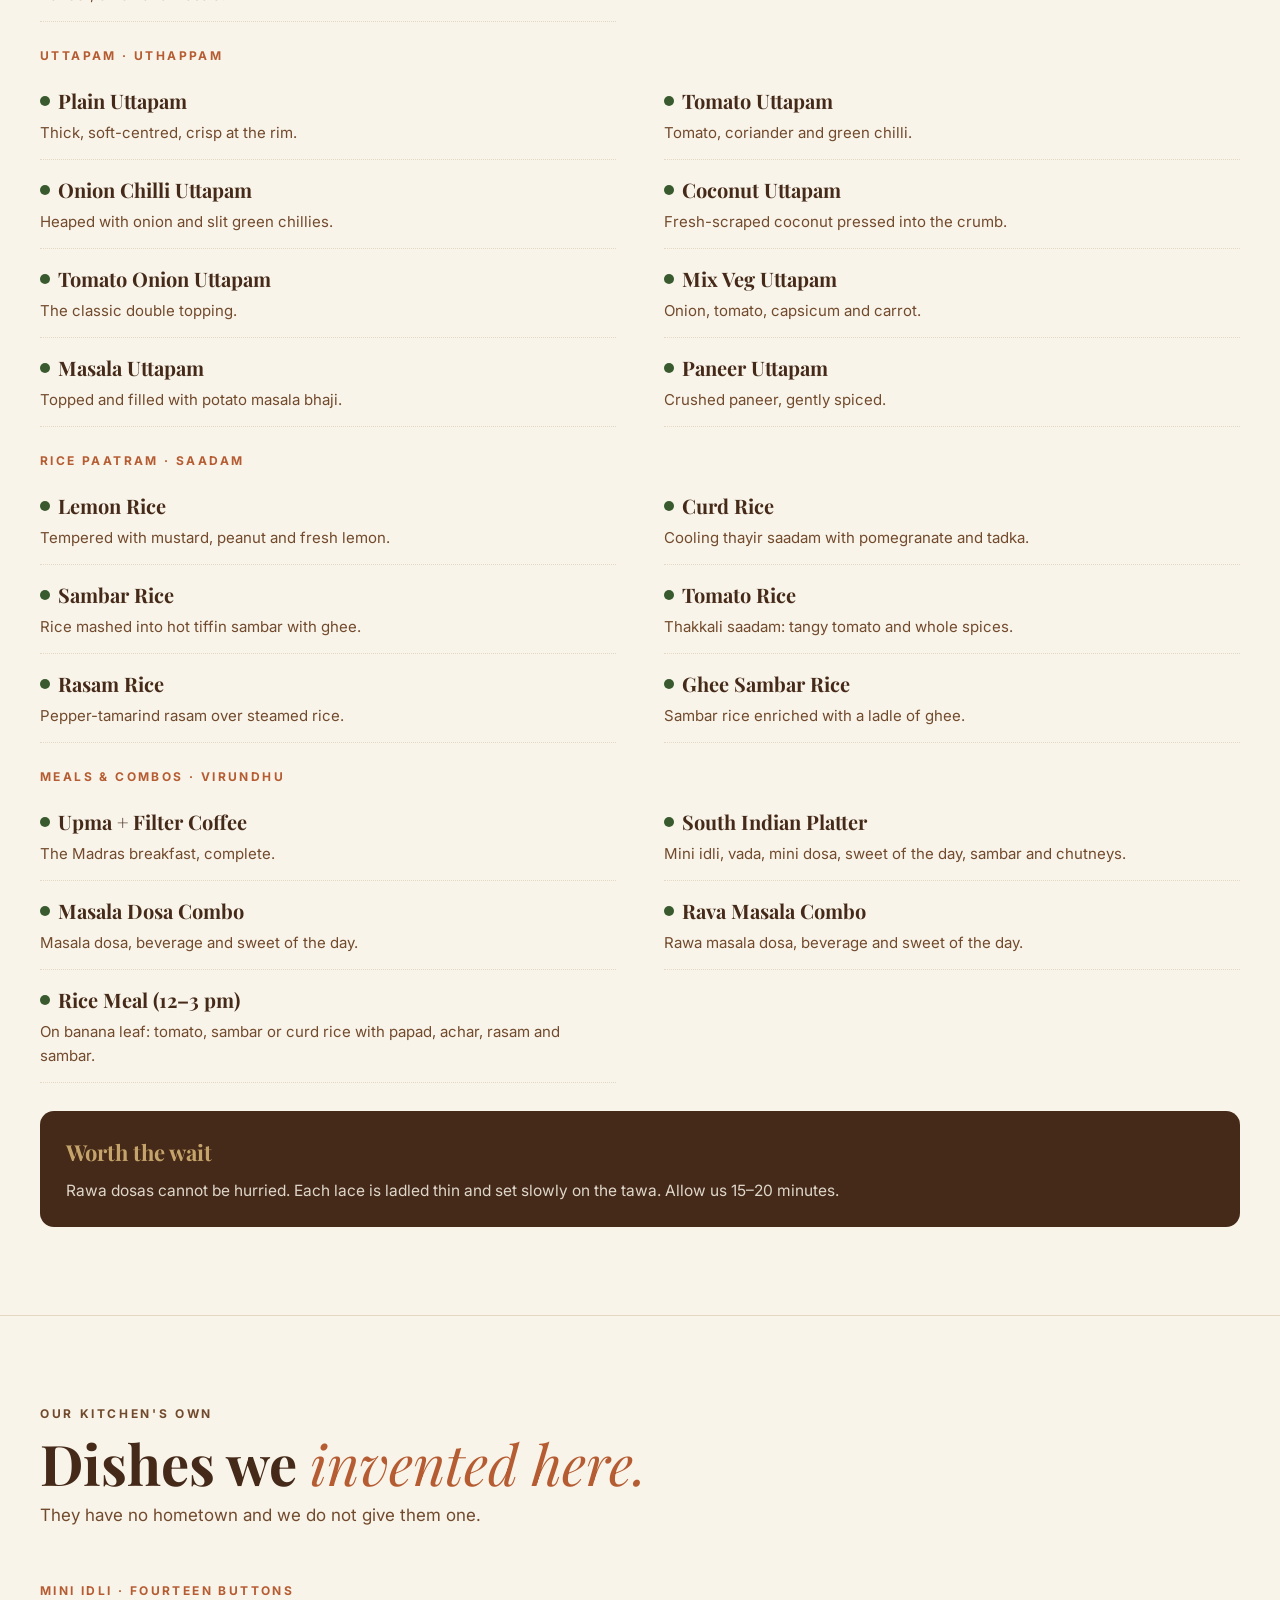
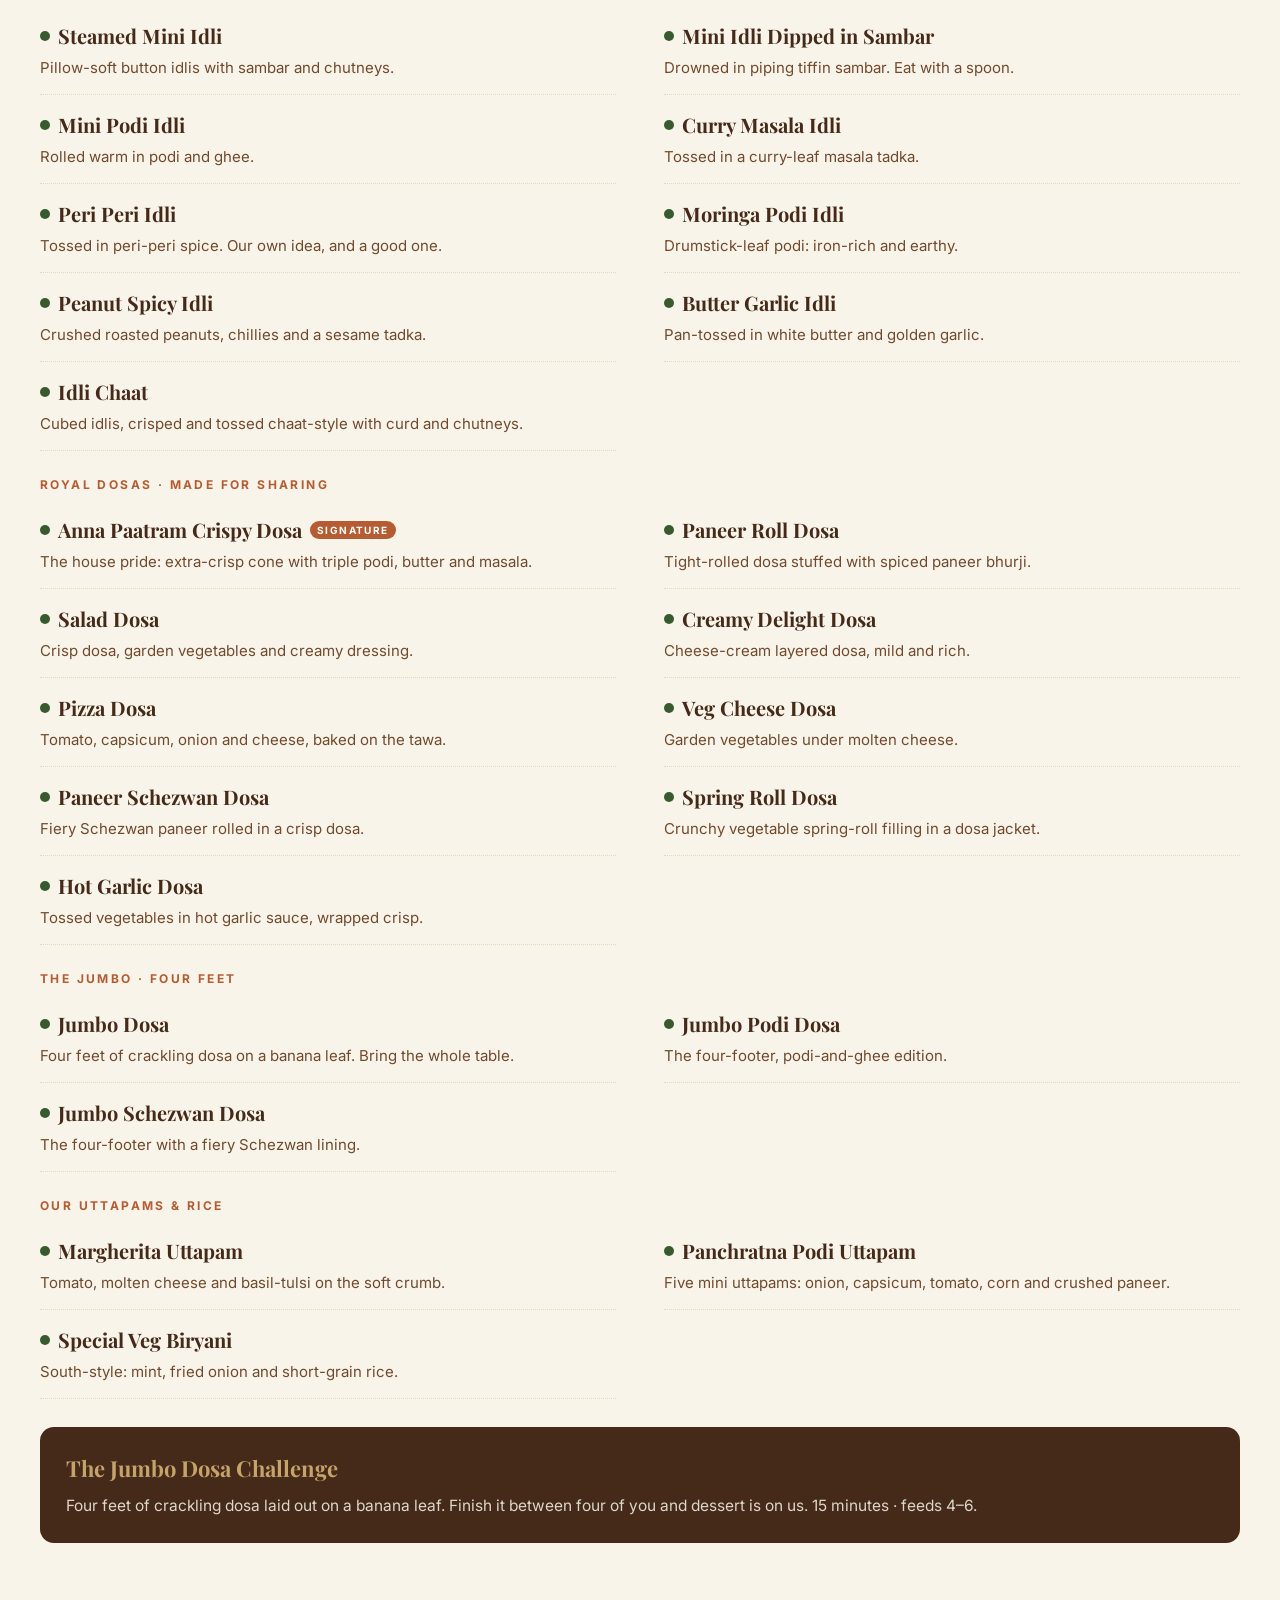
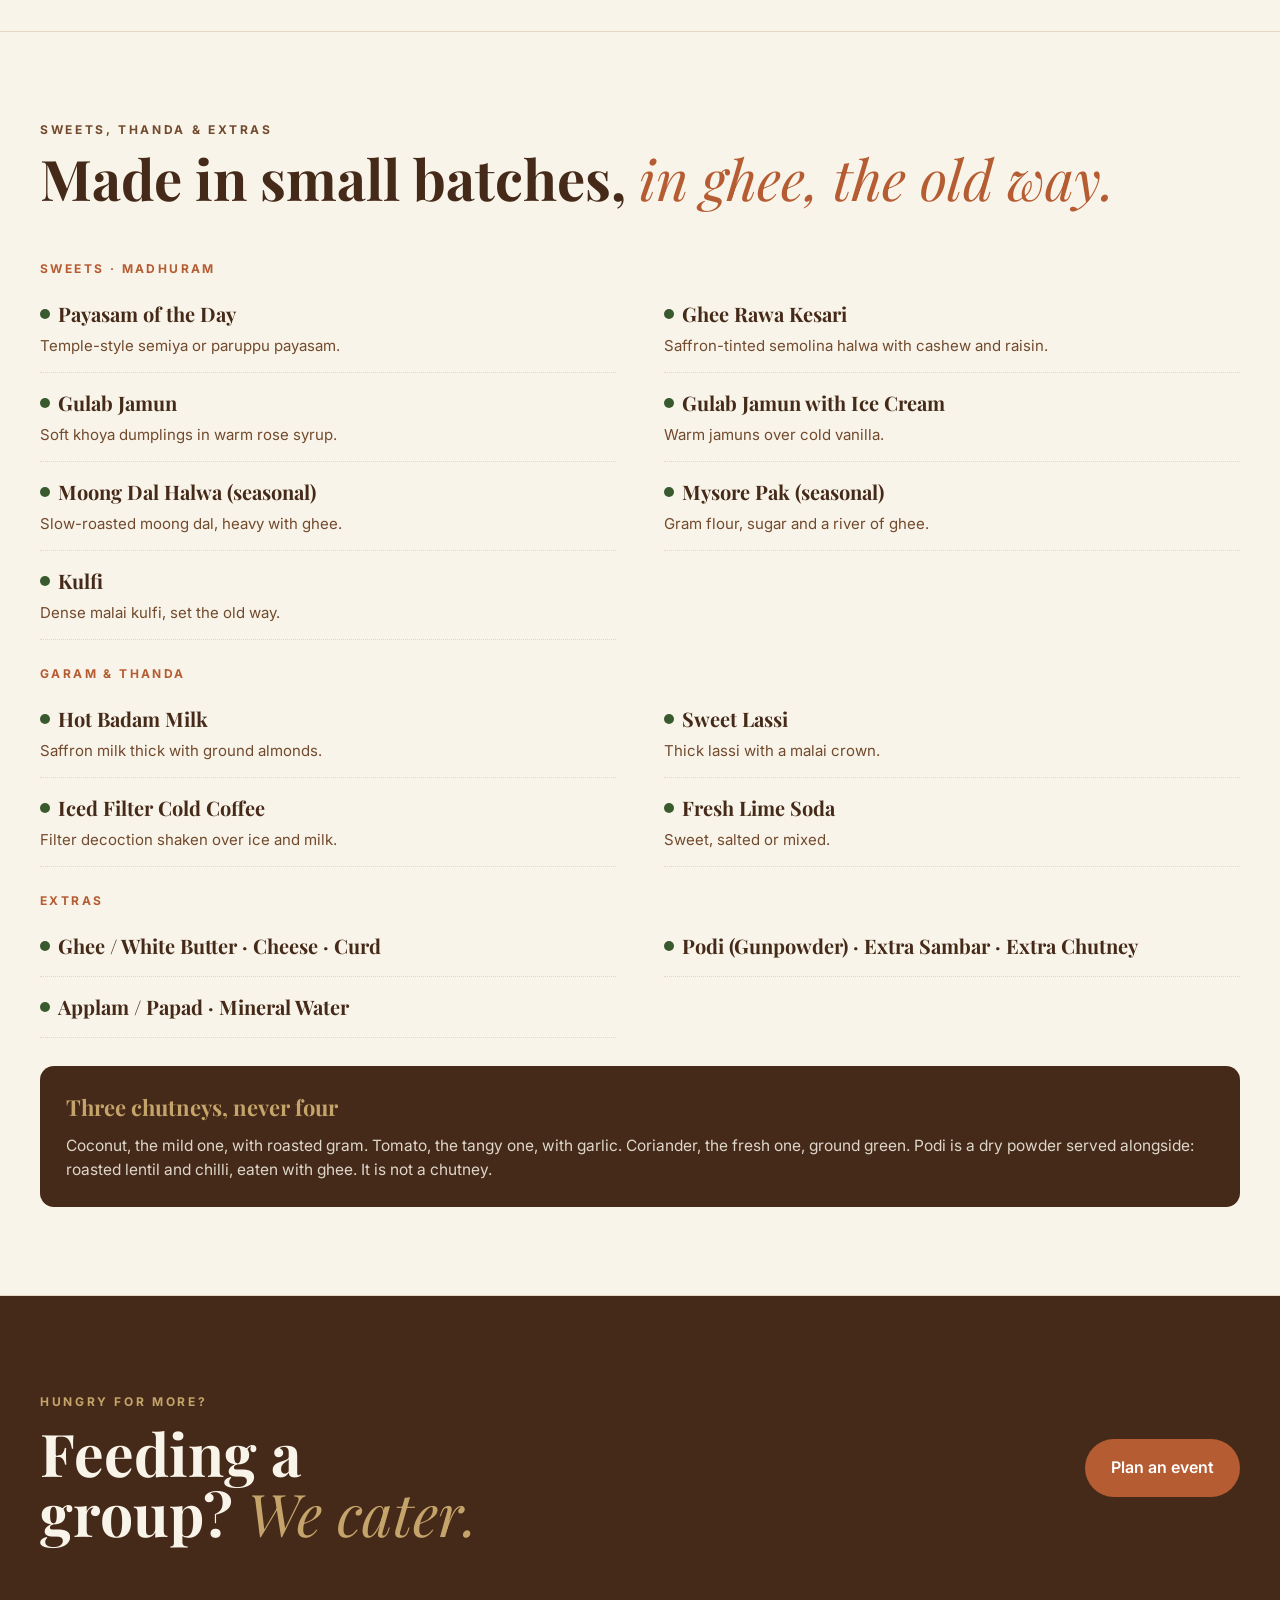
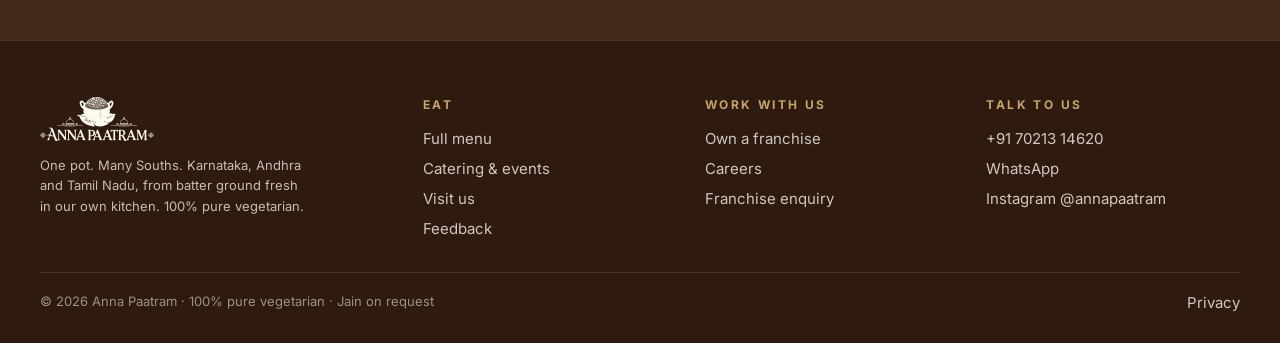
<file: menu.html>
<!DOCTYPE html>
<html lang="en">
<head>
<meta charset="UTF-8">
<meta name="viewport" content="width=device-width, initial-scale=1, viewport-fit=cover">
<title>Menu · Anna Paatram · Dosa, Idli, Pesarattu, Degree Coffee</title>
<meta name="description" content="The full Anna Paatram menu: Karnataka, Andhra and Tamil Nadu dishes, the classics, our own idlis, sweets and filter coffee. 100% pure vegetarian.">
<link rel="canonical" href="https://www.annapaatram.com/menu.html">
<meta property="og:type" content="website">
<meta property="og:title" content="Menu · Anna Paatram · Dosa, Idli, Pesarattu, Degree Coffee">
<meta property="og:description" content="The full Anna Paatram menu: Karnataka, Andhra and Tamil Nadu dishes, the classics, our own idlis, sweets and filter coffee. 100% pure vegetarian.">
<meta property="og:url" content="https://www.annapaatram.com/menu.html">
<meta property="og:image" content="https://www.annapaatram.com/img/dosa.jpg">
<meta property="og:site_name" content="Anna Paatram">
<meta property="og:locale" content="en_IN">
<meta property="og:image:width" content="1000">
<meta property="og:image:height" content="1148">
<meta name="geo.region" content="IN-PB">
<meta name="geo.placename" content="Kathunangal, Punjab">
<script type="application/ld+json">{"@context": "https://schema.org", "@type": "BreadcrumbList", "itemListElement": [{"@type": "ListItem", "position": 1, "name": "Anna Paatram", "item": "https://www.annapaatram.com/"}, {"@type": "ListItem", "position": 2, "name": "Menu", "item": "https://www.annapaatram.com/menu.html"}]}</script>
<meta name="twitter:card" content="summary_large_image">
<meta name="theme-color" content="#462a19">
<link rel="icon" type="image/png" href="img/favicon.png">
<link rel="preconnect" href="https://fonts.googleapis.com"><link rel="preconnect" href="https://fonts.gstatic.com" crossorigin>
<link rel="stylesheet" href="https://fonts.googleapis.com/css2?family=Playfair+Display:ital,wght@0,400;0,500;0,700;0,900;1,400;1,700&family=Inter:wght@400;500;600;700&display=swap">
<link rel="stylesheet" href="assets/site.css">
<script type="application/ld+json">{"@context": "https://schema.org", "@type": "Restaurant", "name": "Anna Paatram", "url": "https://www.annapaatram.com", "image": "https://www.annapaatram.com/img/dosa.jpg", "servesCuisine": ["South Indian", "Vegetarian"], "telephone": "+91-70213-14620", "address": {"@type": "PostalAddress", "streetAddress": "The Society Foodcourt, Kathunangal", "addressRegion": "Punjab", "addressCountry": "IN"}, "menu": "https://www.annapaatram.com/menu.html", "acceptsReservations": "True", "sameAs": ["https://www.instagram.com/annapaatram"]}</script>
</head>
<body>
<nav class="nav" aria-label="Main"><div class="wrap">
  <a class="logo" href="index.html"><img src="img/logo.png" alt="Anna Paatram" width="104" height="40"></a>
  <div class="links"><a href="index.html">Home</a><a href="menu.html" aria-current="page">Menu</a><a href="index.html#catering">Catering</a><a href="index.html#visit">Visit us</a><a href="index.html#careers">Careers</a><a href="franchise.html">Franchise</a></div>
  <div class="right">
    <a class="call" href="tel:+917021314620">Call +91 70213 14620</a>
    <a class="btn" href="franchise.html#enquire">Own a franchise</a>
    <button class="menu-toggle" type="button" aria-expanded="false" aria-controls="mlinks">Menu</button>
  </div>
</div>
<div class="mobile-links" id="mlinks"><a href="index.html">Home</a><a href="menu.html" aria-current="page">Menu</a><a href="index.html#catering">Catering</a><a href="index.html#visit">Visit us</a><a href="index.html#careers">Careers</a><a href="franchise.html">Franchise</a><a href="tel:+917021314620">Call +91 70213 14620</a></div>
</nav>
<header class="chapter field-cream2" style="padding-block:clamp(56px,8vw,96px)"><div class="wrap" style="display:grid;gap:18px">
  <p class="eyebrow">The menu · 100% pure vegetarian · Jain on request</p>
  <h1 class="h2" style="font-size:clamp(44px,7vw,96px)">Karnataka. Andhra. <em>Tamil Nadu.</em></h1>
  <p class="lead muted">We don't serve South Indian food. We serve Karnataka, Andhra and Tamil Nadu, and we tell you which is which. Every dosa and idli is ground on our sixteen-hour batter. Three chutneys, always three.</p>
  <p class="muted" style="font-size:14px">Prices are on the menu at the counter and include taxes. Dishes can change with the season.</p>
</div></header>
<nav class="menu-nav" aria-label="Menu sections"><div class="wrap"><a href="#regions">From the Regions</a><a href="#classics">The Classics</a><a href="#own">Our Kitchen's Own</a><a href="#sweets">Sweets, Thanda &amp; Extras</a></div></nav>
<div class="field-cream"><section class="mgroup" id="regions"><div class="wrap"><div class="head"><p class="eyebrow">From the Regions</p><h2>Dishes with a <em>hometown.</em></h2><p>A place name is a fact you can check, which is why we print it instead of claiming to be authentic.</p></div><div class="mlist"><p class="msub">Karnataka</p><div class="mitem"><b><i class="veg" aria-hidden="true"></i>Bengaluru Thatte Idli with Podi Ghee</b><p>Steamed flat on a plate instead of a mould, so it comes out broader and softer. Ghee-kissed, dusted with podi.</p></div><div class="mitem"><b><i class="veg" aria-hidden="true"></i>Bangalore Set Dosa (2 pc)</b><p>Soft, spongy, honeycombed, never crisp: the military-hotel classic.</p></div><div class="mitem"><b><i class="veg" aria-hidden="true"></i>Mysore Plain Dosa</b><p>Lined with the fiery red chilli-garlic chutney Mysore is known for.</p></div><div class="mitem"><b><i class="veg" aria-hidden="true"></i>Mysore Masala Dosa</b><p>The same chilli-garlic lining, wrapped over potato masala.</p></div><div class="mitem"><b><i class="veg" aria-hidden="true"></i>Bisi Bele Bhaat</b><p>Hot lentil rice with vegetables and ghee. Served with applam and pickle.</p></div><p class="msub">Andhra</p><div class="mitem"><b><i class="veg" aria-hidden="true"></i>Andhra Pesarattu</b><p>Ground from whole green moong with no rice in the batter at all. Rustic, protein-rich, unmistakably green.</p></div><div class="mitem"><b><i class="veg" aria-hidden="true"></i>Moong Masala Dosa</b><p>Pesarattu wrapped over potato masala.</p></div><div class="mitem"><b><i class="veg" aria-hidden="true"></i>Moong Onion Masala Dosa</b><p>Pesarattu heaped with crisp onion and masala.</p></div><p class="msub">Tamil Nadu</p><div class="mitem"><b><i class="veg" aria-hidden="true"></i>Kumbakonam Degree Coffee</b><p>Decoction dripped slow through a brass filter, poured by the yard between davara and tumbler.</p></div><div class="mitem"><b><i class="veg" aria-hidden="true"></i>Chennai Idli Fries</b><p>Golden-fried idli batons tossed in podi: a Chennai street favourite.</p></div><div class="mitem"><b><i class="veg" aria-hidden="true"></i>Chettinad Masala Dosa</b><p>Coated with the bold pepper-fennel masalas of Chettinad.</p></div><div class="mitem"><b><i class="veg" aria-hidden="true"></i>Puliyogare · Tamarind Rice</b><p>Temple-style: tangy, nutty, tempered with sesame and jaggery.</p></div><div class="mitem"><b><i class="veg" aria-hidden="true"></i>Madras Butter Milk · Neer Mor</b><p>Thin spiced buttermilk with curry leaf, ginger and green chilli.</p></div><div class="mitem"><b><i class="veg" aria-hidden="true"></i>Madras Tea</b><p>Strong, milky, boiled the roadside way.</p></div><p class="msub">Mangaluru &amp; Udupi</p><div class="mitem"><b><i class="veg" aria-hidden="true"></i>Poori Bhaji, Udupi style</b><p>Puffed pooris with Udupi-style potato bhaji.</p></div><div class="mitem"><b><i class="veg" aria-hidden="true"></i>Gadbad Sundae</b><p>Mangalore's legendary layered sundae: ice creams, jelly, fruit and nuts.</p></div></div><div class="callout"><h3>Our sambar</h3><p>Toor dal simmered with tiffin-sambar masala roasted in-house, drumstick, shallots and a spoon of ghee. It comes back to the table without being asked. That is the anna paatram.</p></div></div></section><section class="mgroup" id="classics"><div class="wrap"><div class="head"><p class="eyebrow">The Classics</p><h2>The ones <em>everybody knows.</em></h2><p>Ground on the same sixteen-hour batter as the regional dishes. Only the name is plainer.</p></div><div class="mlist"><p class="msub">To begin · Thodakkam</p><div class="mitem"><b><i class="veg" aria-hidden="true"></i>Rasam &amp; Applam</b><p>A tumbler of pepper-tamarind rasam with crisp applam.</p></div><div class="mitem"><b><i class="veg" aria-hidden="true"></i>Ghee Upma</b><p>Slow-roasted rava tempered in ghee with curry leaves and cashew.</p></div><div class="mitem"><b><i class="veg" aria-hidden="true"></i>Applam (2 pc)</b><p>Crisp lentil wafers, toasted over the flame.</p></div><div class="mitem"><b><i class="veg" aria-hidden="true"></i>Veg Pakora</b><p>Seasonal vegetables in a spiced gram-flour crust.</p></div><p class="msub">Idli kingdom · Mallipoo idli</p><div class="mitem"><b><i class="veg" aria-hidden="true"></i>Idli (2 pc)</b><p>Soft as jasmine: hand-ground rice and urad dal, fermented overnight.</p></div><div class="mitem"><b><i class="veg" aria-hidden="true"></i>Idli Vada (1 + 1)</b><p>The classic pairing: one idli, one medu vada.</p></div><div class="mitem"><b><i class="veg" aria-hidden="true"></i>Ghee / Butter Idli (2 pc)</b><p>Steamed idlis glossed with desi ghee or white butter.</p></div><div class="mitem"><b><i class="veg" aria-hidden="true"></i>Ghee Podi Idli</b><p>Ghee-soaked idlis under a snowfall of podi.</p></div><p class="msub">Vadai variety</p><div class="mitem"><b><i class="veg" aria-hidden="true"></i>Medu Vada (2 pc)</b><p>Urad dal doughnuts with black pepper and curry leaf.</p></div><div class="mitem"><b><i class="veg" aria-hidden="true"></i>Sambar Vada</b><p>Medu vada soaked in tiffin sambar until it drinks it all in.</p></div><div class="mitem"><b><i class="veg" aria-hidden="true"></i>Rasam Vada</b><p>Dipped in tangy, peppery rasam.</p></div><div class="mitem"><b><i class="veg" aria-hidden="true"></i>Dal Vada</b><p>The chana-dal pakoda of the South.</p></div><div class="mitem"><b><i class="veg" aria-hidden="true"></i>Dahi Vada</b><p>Chilled curd, sweet and spicy tadka.</p></div><p class="msub">Sada dosa · Dosai</p><div class="mitem"><b><i class="veg" aria-hidden="true"></i>Plain Dosa</b><p>The original: thin, golden, crisp at the edges.</p></div><div class="mitem"><b><i class="veg" aria-hidden="true"></i>Paper Plain Dosa</b><p>Arm-length, tissue-thin, shattering-crisp.</p></div><div class="mitem"><b><i class="veg" aria-hidden="true"></i>Onion Dosa</b><p>Coated with tawa-fried onions and coriander.</p></div><div class="mitem"><b><i class="veg" aria-hidden="true"></i>Podi Plain Dosa</b><p>Dusted inside with podi and ghee.</p></div><div class="mitem"><b><i class="veg" aria-hidden="true"></i>Butter Plain Dosa</b><p>Griddled generous with white butter.</p></div><div class="mitem"><b><i class="veg" aria-hidden="true"></i>Ghee Roast Dosa</b><p>Roasted in ghee until deep gold and crackling.</p></div><div class="mitem"><b><i class="veg" aria-hidden="true"></i>Podi Ghee Roast Dosa</b><p>Ghee roast, podi-dusted: twice blessed.</p></div><p class="msub">Masala dosa · Masala dosai</p><div class="mitem"><b><i class="veg" aria-hidden="true"></i>Masala Dosa</b><p>Crisp golden dosa, gently spiced potato masala.</p></div><div class="mitem"><b><i class="veg" aria-hidden="true"></i>Paper Masala Dosa</b><p>Extra-large, paper-thin, shattering-crisp.</p></div><div class="mitem"><b><i class="veg" aria-hidden="true"></i>Onion Masala Dosa</b><p>Tawa-fried onions, chillies and coriander.</p></div><div class="mitem"><b><i class="veg" aria-hidden="true"></i>Butter Masala Dosa</b><p>Butter-griddled, filled with the classic masala.</p></div><div class="mitem"><b><i class="veg" aria-hidden="true"></i>Sponge Masala Dosa</b><p>Soft, thick and spongy with spiced potato masala.</p></div><div class="mitem"><b><i class="veg" aria-hidden="true"></i>Sponge Podi Masala Dosa</b><p>Podi stuffed into the sponge dosa.</p></div><div class="mitem"><b><i class="veg" aria-hidden="true"></i>Ghee Roast Masala Dosa</b><p>Deep-gold ghee roast wrapped over the masala.</p></div><div class="mitem"><b><i class="veg" aria-hidden="true"></i>Podi Ghee Roast Masala Dosa</b><p>Ghee roast with a lining of podi over the masala.</p></div><div class="mitem"><b><i class="veg" aria-hidden="true"></i>Paneer Masala Dosa</b><p>Masala bhaji layered with tawa-fried paneer.</p></div><div class="mitem"><b><i class="veg" aria-hidden="true"></i>Mysore Paneer Masala Dosa</b><p>Mysore chutney, grated paneer and potato masala.</p></div><p class="msub">Rawa dosa · Rava dosai</p><div class="mitem"><b><i class="veg" aria-hidden="true"></i>Rawa Plain Dosa</b><p>Lacy semolina crepe with cumin, pepper and curry leaf.</p></div><div class="mitem"><b><i class="veg" aria-hidden="true"></i>Rawa Coconut Dosa</b><p>Fresh-scraped coconut in the lace.</p></div><div class="mitem"><b><i class="veg" aria-hidden="true"></i>Rawa Onion Dosa</b><p>Crisp onion pressed into the net.</p></div><div class="mitem"><b><i class="veg" aria-hidden="true"></i>Rawa Mysore Dosa</b><p>Lined with Mysore chilli-garlic chutney.</p></div><div class="mitem"><b><i class="veg" aria-hidden="true"></i>Rawa Podi Dosa</b><p>Dusted through with podi.</p></div><div class="mitem"><b><i class="veg" aria-hidden="true"></i>Rawa Masala Dosa</b><p>The crisp lace, filled with potato masala bhaji.</p></div><div class="mitem"><b><i class="veg" aria-hidden="true"></i>Rawa Coconut Masala Dosa</b><p>Coconut lace over the classic masala.</p></div><div class="mitem"><b><i class="veg" aria-hidden="true"></i>Rawa Onion Masala Dosa</b><p>Tawa-fried onion and masala inside the net.</p></div><div class="mitem"><b><i class="veg" aria-hidden="true"></i>Rawa Mysore Masala Dosa</b><p>Mysore chutney and potato masala in the lace.</p></div><div class="mitem"><b><i class="veg" aria-hidden="true"></i>Rawa Podi Masala Dosa</b><p>Podi-dusted lace, masala within.</p></div><div class="mitem"><b><i class="veg" aria-hidden="true"></i>Rawa Paneer Onion Masala Dosa</b><p>Paneer, onion and masala.</p></div><p class="msub">Uttapam · Uthappam</p><div class="mitem"><b><i class="veg" aria-hidden="true"></i>Plain Uttapam</b><p>Thick, soft-centred, crisp at the rim.</p></div><div class="mitem"><b><i class="veg" aria-hidden="true"></i>Tomato Uttapam</b><p>Tomato, coriander and green chilli.</p></div><div class="mitem"><b><i class="veg" aria-hidden="true"></i>Onion Chilli Uttapam</b><p>Heaped with onion and slit green chillies.</p></div><div class="mitem"><b><i class="veg" aria-hidden="true"></i>Coconut Uttapam</b><p>Fresh-scraped coconut pressed into the crumb.</p></div><div class="mitem"><b><i class="veg" aria-hidden="true"></i>Tomato Onion Uttapam</b><p>The classic double topping.</p></div><div class="mitem"><b><i class="veg" aria-hidden="true"></i>Mix Veg Uttapam</b><p>Onion, tomato, capsicum and carrot.</p></div><div class="mitem"><b><i class="veg" aria-hidden="true"></i>Masala Uttapam</b><p>Topped and filled with potato masala bhaji.</p></div><div class="mitem"><b><i class="veg" aria-hidden="true"></i>Paneer Uttapam</b><p>Crushed paneer, gently spiced.</p></div><p class="msub">Rice paatram · Saadam</p><div class="mitem"><b><i class="veg" aria-hidden="true"></i>Lemon Rice</b><p>Tempered with mustard, peanut and fresh lemon.</p></div><div class="mitem"><b><i class="veg" aria-hidden="true"></i>Curd Rice</b><p>Cooling thayir saadam with pomegranate and tadka.</p></div><div class="mitem"><b><i class="veg" aria-hidden="true"></i>Sambar Rice</b><p>Rice mashed into hot tiffin sambar with ghee.</p></div><div class="mitem"><b><i class="veg" aria-hidden="true"></i>Tomato Rice</b><p>Thakkali saadam: tangy tomato and whole spices.</p></div><div class="mitem"><b><i class="veg" aria-hidden="true"></i>Rasam Rice</b><p>Pepper-tamarind rasam over steamed rice.</p></div><div class="mitem"><b><i class="veg" aria-hidden="true"></i>Ghee Sambar Rice</b><p>Sambar rice enriched with a ladle of ghee.</p></div><p class="msub">Meals &amp; combos · Virundhu</p><div class="mitem"><b><i class="veg" aria-hidden="true"></i>Upma + Filter Coffee</b><p>The Madras breakfast, complete.</p></div><div class="mitem"><b><i class="veg" aria-hidden="true"></i>South Indian Platter</b><p>Mini idli, vada, mini dosa, sweet of the day, sambar and chutneys.</p></div><div class="mitem"><b><i class="veg" aria-hidden="true"></i>Masala Dosa Combo</b><p>Masala dosa, beverage and sweet of the day.</p></div><div class="mitem"><b><i class="veg" aria-hidden="true"></i>Rava Masala Combo</b><p>Rawa masala dosa, beverage and sweet of the day.</p></div><div class="mitem"><b><i class="veg" aria-hidden="true"></i>Rice Meal (12–3 pm)</b><p>On banana leaf: tomato, sambar or curd rice with papad, achar, rasam and sambar.</p></div></div><div class="callout"><h3>Worth the wait</h3><p>Rawa dosas cannot be hurried. Each lace is ladled thin and set slowly on the tawa. Allow us 15–20 minutes.</p></div></div></section><section class="mgroup" id="own"><div class="wrap"><div class="head"><p class="eyebrow">Our Kitchen's Own</p><h2>Dishes we <em>invented here.</em></h2><p>They have no hometown and we do not give them one.</p></div><div class="mlist"><p class="msub">Mini idli · Fourteen buttons</p><div class="mitem"><b><i class="veg" aria-hidden="true"></i>Steamed Mini Idli</b><p>Pillow-soft button idlis with sambar and chutneys.</p></div><div class="mitem"><b><i class="veg" aria-hidden="true"></i>Mini Idli Dipped in Sambar</b><p>Drowned in piping tiffin sambar. Eat with a spoon.</p></div><div class="mitem"><b><i class="veg" aria-hidden="true"></i>Mini Podi Idli</b><p>Rolled warm in podi and ghee.</p></div><div class="mitem"><b><i class="veg" aria-hidden="true"></i>Curry Masala Idli</b><p>Tossed in a curry-leaf masala tadka.</p></div><div class="mitem"><b><i class="veg" aria-hidden="true"></i>Peri Peri Idli</b><p>Tossed in peri-peri spice. Our own idea, and a good one.</p></div><div class="mitem"><b><i class="veg" aria-hidden="true"></i>Moringa Podi Idli</b><p>Drumstick-leaf podi: iron-rich and earthy.</p></div><div class="mitem"><b><i class="veg" aria-hidden="true"></i>Peanut Spicy Idli</b><p>Crushed roasted peanuts, chillies and a sesame tadka.</p></div><div class="mitem"><b><i class="veg" aria-hidden="true"></i>Butter Garlic Idli</b><p>Pan-tossed in white butter and golden garlic.</p></div><div class="mitem"><b><i class="veg" aria-hidden="true"></i>Idli Chaat</b><p>Cubed idlis, crisped and tossed chaat-style with curd and chutneys.</p></div><p class="msub">Royal dosas · Made for sharing</p><div class="mitem"><b><i class="veg" aria-hidden="true"></i>Anna Paatram Crispy Dosa <small>Signature</small></b><p>The house pride: extra-crisp cone with triple podi, butter and masala.</p></div><div class="mitem"><b><i class="veg" aria-hidden="true"></i>Paneer Roll Dosa</b><p>Tight-rolled dosa stuffed with spiced paneer bhurji.</p></div><div class="mitem"><b><i class="veg" aria-hidden="true"></i>Salad Dosa</b><p>Crisp dosa, garden vegetables and creamy dressing.</p></div><div class="mitem"><b><i class="veg" aria-hidden="true"></i>Creamy Delight Dosa</b><p>Cheese-cream layered dosa, mild and rich.</p></div><div class="mitem"><b><i class="veg" aria-hidden="true"></i>Pizza Dosa</b><p>Tomato, capsicum, onion and cheese, baked on the tawa.</p></div><div class="mitem"><b><i class="veg" aria-hidden="true"></i>Veg Cheese Dosa</b><p>Garden vegetables under molten cheese.</p></div><div class="mitem"><b><i class="veg" aria-hidden="true"></i>Paneer Schezwan Dosa</b><p>Fiery Schezwan paneer rolled in a crisp dosa.</p></div><div class="mitem"><b><i class="veg" aria-hidden="true"></i>Spring Roll Dosa</b><p>Crunchy vegetable spring-roll filling in a dosa jacket.</p></div><div class="mitem"><b><i class="veg" aria-hidden="true"></i>Hot Garlic Dosa</b><p>Tossed vegetables in hot garlic sauce, wrapped crisp.</p></div><p class="msub">The Jumbo · Four feet</p><div class="mitem"><b><i class="veg" aria-hidden="true"></i>Jumbo Dosa</b><p>Four feet of crackling dosa on a banana leaf. Bring the whole table.</p></div><div class="mitem"><b><i class="veg" aria-hidden="true"></i>Jumbo Podi Dosa</b><p>The four-footer, podi-and-ghee edition.</p></div><div class="mitem"><b><i class="veg" aria-hidden="true"></i>Jumbo Schezwan Dosa</b><p>The four-footer with a fiery Schezwan lining.</p></div><p class="msub">Our uttapams &amp; rice</p><div class="mitem"><b><i class="veg" aria-hidden="true"></i>Margherita Uttapam</b><p>Tomato, molten cheese and basil-tulsi on the soft crumb.</p></div><div class="mitem"><b><i class="veg" aria-hidden="true"></i>Panchratna Podi Uttapam</b><p>Five mini uttapams: onion, capsicum, tomato, corn and crushed paneer.</p></div><div class="mitem"><b><i class="veg" aria-hidden="true"></i>Special Veg Biryani</b><p>South-style: mint, fried onion and short-grain rice.</p></div></div><div class="callout"><h3>The Jumbo Dosa Challenge</h3><p>Four feet of crackling dosa laid out on a banana leaf. Finish it between four of you and dessert is on us. 15 minutes · feeds 4–6.</p></div></div></section><section class="mgroup" id="sweets"><div class="wrap"><div class="head"><p class="eyebrow">Sweets, Thanda &amp; Extras</p><h2>Made in small batches, <em>in ghee, the old way.</em></h2></div><div class="mlist"><p class="msub">Sweets · Madhuram</p><div class="mitem"><b><i class="veg" aria-hidden="true"></i>Payasam of the Day</b><p>Temple-style semiya or paruppu payasam.</p></div><div class="mitem"><b><i class="veg" aria-hidden="true"></i>Ghee Rawa Kesari</b><p>Saffron-tinted semolina halwa with cashew and raisin.</p></div><div class="mitem"><b><i class="veg" aria-hidden="true"></i>Gulab Jamun</b><p>Soft khoya dumplings in warm rose syrup.</p></div><div class="mitem"><b><i class="veg" aria-hidden="true"></i>Gulab Jamun with Ice Cream</b><p>Warm jamuns over cold vanilla.</p></div><div class="mitem"><b><i class="veg" aria-hidden="true"></i>Moong Dal Halwa (seasonal)</b><p>Slow-roasted moong dal, heavy with ghee.</p></div><div class="mitem"><b><i class="veg" aria-hidden="true"></i>Mysore Pak (seasonal)</b><p>Gram flour, sugar and a river of ghee.</p></div><div class="mitem"><b><i class="veg" aria-hidden="true"></i>Kulfi</b><p>Dense malai kulfi, set the old way.</p></div><p class="msub">Garam &amp; thanda</p><div class="mitem"><b><i class="veg" aria-hidden="true"></i>Hot Badam Milk</b><p>Saffron milk thick with ground almonds.</p></div><div class="mitem"><b><i class="veg" aria-hidden="true"></i>Sweet Lassi</b><p>Thick lassi with a malai crown.</p></div><div class="mitem"><b><i class="veg" aria-hidden="true"></i>Iced Filter Cold Coffee</b><p>Filter decoction shaken over ice and milk.</p></div><div class="mitem"><b><i class="veg" aria-hidden="true"></i>Fresh Lime Soda</b><p>Sweet, salted or mixed.</p></div><p class="msub">Extras</p><div class="mitem"><b><i class="veg" aria-hidden="true"></i>Ghee / White Butter · Cheese · Curd</b></div><div class="mitem"><b><i class="veg" aria-hidden="true"></i>Podi (Gunpowder) · Extra Sambar · Extra Chutney</b></div><div class="mitem"><b><i class="veg" aria-hidden="true"></i>Applam / Papad · Mineral Water</b></div></div><div class="callout"><h3>Three chutneys, never four</h3><p>Coconut, the mild one, with roasted gram. Tomato, the tangy one, with garlic. Coriander, the fresh one, ground green. Podi is a dry powder served alongside: roasted lentil and chilli, eaten with ghee. It is not a chutney.</p></div></div></section></div>
<section class="teaser field-brown"><div class="wrap"><div style="display:grid;gap:12px"><p class="eyebrow">Hungry for more?</p><h2>Feeding a group? <em>We cater.</em></h2></div><a class="btn" href="index.html#catering">Plan an event</a></div></section>
<footer class="foot"><div class="wrap">
  <div><img src="img/logo.png" alt="Anna Paatram" width="114" height="44"><p style="margin-top:14px;max-width:34ch">One pot. Many Souths. Karnataka, Andhra and Tamil Nadu, from batter ground fresh in our own kitchen. 100% pure vegetarian.</p></div>
  <div><h4>Eat</h4><a href="menu.html">Full menu</a><a href="index.html#catering">Catering &amp; events</a><a href="index.html#visit">Visit us</a><a href="index.html#feedback">Feedback</a></div>
  <div><h4>Work with us</h4><a href="franchise.html">Own a franchise</a><a href="index.html#careers">Careers</a><a href="franchise.html#enquire">Franchise enquiry</a></div>
  <div><h4>Talk to us</h4><a href="tel:+917021314620">+91 70213 14620</a><a href="https://wa.me/917021314620?text=Hi%20Anna%20Paatram%2C%20" target="_blank" rel="noopener">WhatsApp</a><a href="https://www.instagram.com/annapaatram" target="_blank" rel="noopener">Instagram @annapaatram</a></div>
  <div class="base"><span>© 2026 Anna Paatram · 100% pure vegetarian · Jain on request</span><a href="privacy.html" style="display:inline;padding:0">Privacy</a></div>
</div></footer>
<a class="wa" href="https://wa.me/917021314620?text=Hi%20Anna%20Paatram%2C%20" target="_blank" rel="noopener" aria-label="Chat with us on WhatsApp"><svg viewBox="0 0 24 24" fill="currentColor" aria-hidden="true"><path d="M12 2a10 10 0 0 0-8.6 15.1L2 22l5-1.3A10 10 0 1 0 12 2Zm0 18.2a8.2 8.2 0 0 1-4.2-1.2l-.3-.2-3 .8.8-2.9-.2-.3A8.2 8.2 0 1 1 12 20.2Zm4.5-6.1c-.2-.1-1.5-.7-1.7-.8-.2-.1-.4-.1-.6.1l-.8 1c-.1.2-.3.2-.5.1a6.7 6.7 0 0 1-3.3-2.9c-.2-.4.2-.4.7-1.3.1-.2 0-.3 0-.4l-.8-1.8c-.2-.5-.4-.4-.6-.4h-.5a1 1 0 0 0-.7.3 3 3 0 0 0-.9 2.2 5.2 5.2 0 0 0 1.1 2.7 11.8 11.8 0 0 0 4.5 4c1.7.7 2.3.8 3.2.6.5-.1 1.5-.6 1.7-1.2.2-.6.2-1.1.2-1.2-.1-.1-.3-.2-.5-.3Z"/></svg><span>WhatsApp us</span></a>
<script src="assets/site.js" defer></script>
</body>
</html>
</file>
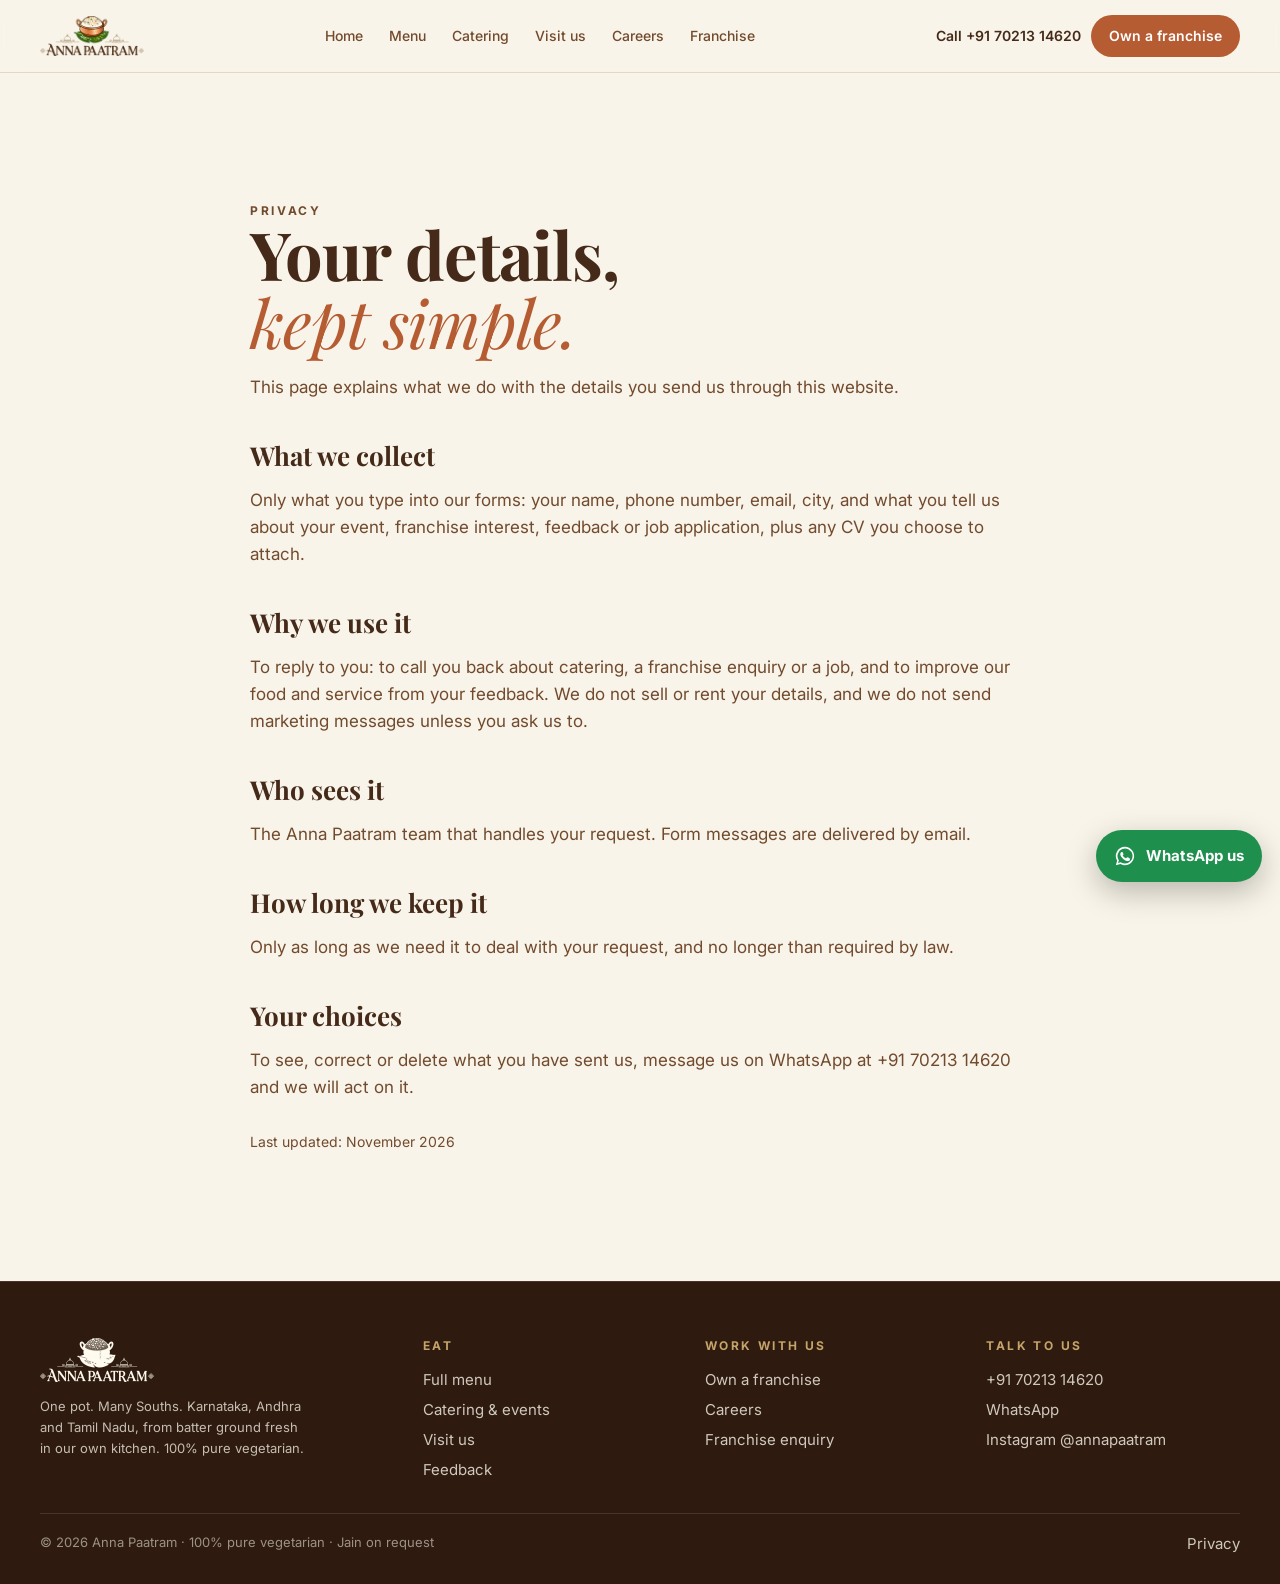
<file: privacy.html>
<!DOCTYPE html>
<html lang="en">
<head>
<meta charset="UTF-8">
<meta name="viewport" content="width=device-width, initial-scale=1, viewport-fit=cover">
<title>Privacy · Anna Paatram</title>
<meta name="description" content="How Anna Paatram uses the details you send through this website.">
<link rel="canonical" href="https://www.annapaatram.com/privacy.html">
<meta property="og:type" content="website">
<meta property="og:title" content="Privacy · Anna Paatram">
<meta property="og:description" content="How Anna Paatram uses the details you send through this website.">
<meta property="og:url" content="https://www.annapaatram.com/privacy.html">
<meta property="og:image" content="https://www.annapaatram.com/img/dosa.jpg">
<meta name="twitter:card" content="summary_large_image">
<meta name="theme-color" content="#462a19">
<link rel="icon" type="image/png" href="img/favicon.png">
<link rel="preconnect" href="https://fonts.googleapis.com"><link rel="preconnect" href="https://fonts.gstatic.com" crossorigin>
<link rel="stylesheet" href="https://fonts.googleapis.com/css2?family=Playfair+Display:ital,wght@0,400;0,500;0,700;0,900;1,400;1,700&family=Inter:wght@400;500;600;700&display=swap">
<link rel="stylesheet" href="assets/site.css">

</head>
<body>
<nav class="nav" aria-label="Main"><div class="wrap">
  <a class="logo" href="index.html"><img src="img/logo.png" alt="Anna Paatram" width="104" height="40"></a>
  <div class="links"><a href="index.html">Home</a><a href="menu.html">Menu</a><a href="index.html#catering">Catering</a><a href="index.html#visit">Visit us</a><a href="index.html#careers">Careers</a><a href="franchise.html">Franchise</a></div>
  <div class="right">
    <a class="call" href="tel:+917021314620">Call +91 70213 14620</a>
    <a class="btn" href="franchise.html#enquire">Own a franchise</a>
    <button class="menu-toggle" type="button" aria-expanded="false" aria-controls="mlinks">Menu</button>
  </div>
</div>
<div class="mobile-links" id="mlinks"><a href="index.html">Home</a><a href="menu.html">Menu</a><a href="index.html#catering">Catering</a><a href="index.html#visit">Visit us</a><a href="index.html#careers">Careers</a><a href="franchise.html">Franchise</a><a href="tel:+917021314620">Call +91 70213 14620</a></div>
</nav>
<section class="chapter field-cream"><div class="wrap policy">
<p class="eyebrow">Privacy</p><h1 class="h2">Your details, <em>kept simple.</em></h1>
<p style="margin-top:18px">This page explains what we do with the details you send us through this website.</p>
<h2>What we collect</h2><p>Only what you type into our forms: your name, phone number, email, city, and what you tell us about your event, franchise interest, feedback or job application, plus any CV you choose to attach.</p>
<h2>Why we use it</h2><p>To reply to you: to call you back about catering, a franchise enquiry or a job, and to improve our food and service from your feedback. We do not sell or rent your details, and we do not send marketing messages unless you ask us to.</p>
<h2>Who sees it</h2><p>The Anna Paatram team that handles your request. Form messages are delivered by email.</p>
<h2>How long we keep it</h2><p>Only as long as we need it to deal with your request, and no longer than required by law.</p>
<h2>Your choices</h2><p>To see, correct or delete what you have sent us, message us on WhatsApp at +91 70213 14620 and we will act on it.</p>
<p class="muted" style="margin-top:30px;font-size:14px">Last updated: November 2026</p>
</div></section>
<footer class="foot"><div class="wrap">
  <div><img src="img/logo.png" alt="Anna Paatram" width="114" height="44"><p style="margin-top:14px;max-width:34ch">One pot. Many Souths. Karnataka, Andhra and Tamil Nadu, from batter ground fresh in our own kitchen. 100% pure vegetarian.</p></div>
  <div><h4>Eat</h4><a href="menu.html">Full menu</a><a href="index.html#catering">Catering &amp; events</a><a href="index.html#visit">Visit us</a><a href="index.html#feedback">Feedback</a></div>
  <div><h4>Work with us</h4><a href="franchise.html">Own a franchise</a><a href="index.html#careers">Careers</a><a href="franchise.html#enquire">Franchise enquiry</a></div>
  <div><h4>Talk to us</h4><a href="tel:+917021314620">+91 70213 14620</a><a href="https://wa.me/917021314620?text=Hi%20Anna%20Paatram%2C%20" target="_blank" rel="noopener">WhatsApp</a><a href="https://www.instagram.com/annapaatram" target="_blank" rel="noopener">Instagram @annapaatram</a></div>
  <div class="base"><span>© 2026 Anna Paatram · 100% pure vegetarian · Jain on request</span><a href="privacy.html" style="display:inline;padding:0">Privacy</a></div>
</div></footer>
<a class="wa" href="https://wa.me/917021314620?text=Hi%20Anna%20Paatram%2C%20" target="_blank" rel="noopener" aria-label="Chat with us on WhatsApp"><svg viewBox="0 0 24 24" fill="currentColor" aria-hidden="true"><path d="M12 2a10 10 0 0 0-8.6 15.1L2 22l5-1.3A10 10 0 1 0 12 2Zm0 18.2a8.2 8.2 0 0 1-4.2-1.2l-.3-.2-3 .8.8-2.9-.2-.3A8.2 8.2 0 1 1 12 20.2Zm4.5-6.1c-.2-.1-1.5-.7-1.7-.8-.2-.1-.4-.1-.6.1l-.8 1c-.1.2-.3.2-.5.1a6.7 6.7 0 0 1-3.3-2.9c-.2-.4.2-.4.7-1.3.1-.2 0-.3 0-.4l-.8-1.8c-.2-.5-.4-.4-.6-.4h-.5a1 1 0 0 0-.7.3 3 3 0 0 0-.9 2.2 5.2 5.2 0 0 0 1.1 2.7 11.8 11.8 0 0 0 4.5 4c1.7.7 2.3.8 3.2.6.5-.1 1.5-.6 1.7-1.2.2-.6.2-1.1.2-1.2-.1-.1-.3-.2-.5-.3Z"/></svg><span>WhatsApp us</span></a>
<script src="assets/site.js" defer></script>
</body>
</html>
</file>
<file: assets/site.css>
/* Layout: brand photography half-bleed on exact brand fields (the plate crops share the section colour, so they sit on the page, never in a box); locked lines as full-bleed bands; cream chapters for the business. */
  :root {
    --cream: #f8f4e9; --cream-2: #ede7d6; --white: #ffffff; --brown: #462a19; --brown-deep: #2e1a0e; --brown-mid: #724a2d;
    --terracotta: #b65c32; --terracotta-deep: #8f4423; --green: #385a2e; --brass: #c4a46a; --line: #e2d8c3;
    --bg: var(--cream); --fg: var(--brown); --muted: var(--brown-mid); --panel: var(--white);
    --fd: "Playfair Display", Georgia, "Times New Roman", serif;
    --fb: "Inter", "Helvetica Neue", Arial, sans-serif;
  }
  @media (prefers-color-scheme: dark) { :root:not([data-theme="light"]) { --bg: #1a110a; --fg: #f3ecdf; --muted: #cdbba2; --panel: #241810; --line: #3a2a1c; color-scheme: dark; } }
  :root[data-theme="dark"] { --bg: #1a110a; --fg: #f3ecdf; --muted: #cdbba2; --panel: #241810; --line: #3a2a1c; color-scheme: dark; }
  * { box-sizing: border-box; }
  html { scroll-behavior: smooth; }
  body { margin: 0; background: var(--bg); color: var(--fg); font-family: var(--fb); font-size: 17px; line-height: 1.6; overflow-x: hidden; }
  .wrap { max-width: 1240px; margin-inline: auto; padding-left: max(20px, env(safe-area-inset-left, 0px)); padding-right: max(20px, env(safe-area-inset-right, 0px)); }
  h1, h2, h3 { font-family: var(--fd); margin: 0; text-wrap: balance; }
  p { margin: 0; }
  a { color: inherit; }
  img { display: block; max-width: 100%; height: auto; }
  .eyebrow { font-size: 12px; font-weight: 700; letter-spacing: .22em; text-transform: uppercase; color: var(--terracotta); }
  .btn { display: inline-flex; align-items: center; gap: 12px; padding: 16px 26px; border-radius: 999px; background: var(--terracotta); color: #fff; font-weight: 600; text-decoration: none; font-size: 16px; border: 0; cursor: pointer; transition: transform .2s ease, background .2s ease; }
  .btn:hover { transform: translateY(-2px); background: var(--terracotta-deep); }
  .btn.line { background: transparent; color: inherit; box-shadow: inset 0 0 0 1.5px currentColor; }
  .btn.line:hover { background: rgba(0,0,0,.05); }
  a:focus-visible, button:focus-visible, summary:focus-visible { outline: 3px solid var(--brass); outline-offset: 3px; }

  /* brand fields: these sections keep their brand colour in both themes because the photographs are cut on them */
  .field-cream { background: #f8f4e9; color: #462a19; }
  .field-cream2 { background: #ede7d6; color: #462a19; }
  .field-green { background: #385a2e; color: #f8f4e9; }
  .field-terra { background: #b65c32; color: #f8f4e9; }
  .field-brown { background: #462a19; color: #f8f4e9; }
  .field-deep { background: #2e1a0e; color: #f8f4e9; }
  .field-green .eyebrow, .field-terra .eyebrow, .field-brown .eyebrow, .field-deep .eyebrow { color: #c4a46a; }
  .field-green .muted, .field-terra .muted, .field-brown .muted, .field-deep .muted { color: rgba(248,244,233,.8); }
  .field-cream .muted, .field-cream2 .muted { color: #724a2d; }

  /* nav */
  .nav { position: sticky; top: env(safe-area-inset-top, 0px); z-index: 40; background: rgba(248,244,233,.92); backdrop-filter: blur(10px); color: #462a19; border-bottom: 1px solid #e2d8c3; }
  .nav .wrap { display: flex; align-items: center; justify-content: space-between; gap: 16px; height: 72px; }
  .nav .logo img { height: 40px; width: auto; }
  .links { display: flex; gap: 26px; font-size: 14px; font-weight: 500; }
  .links a { text-decoration: none; color: #724a2d; }
  .links a:hover { color: #462a19; }
  .nav .btn { padding: 10px 18px; font-size: 14px; }

  /* hero */
  .hero { position: relative; overflow: hidden; }
  .hero .wrap { min-height: 86vh; display: grid; grid-template-columns: minmax(0, 1.05fr) minmax(0, .95fr); align-items: center; gap: clamp(24px, 4vw, 64px); padding-block: 48px 40px; }
  .hero .hcopy { display: grid; gap: 26px; }
  .hero .logo img { width: min(360px, 70vw); }
  .hero h1 { font-size: clamp(52px, 8vw, 124px); line-height: .94; font-weight: 700; letter-spacing: -.02em; text-transform: uppercase; max-width: 10ch; }
  .hero h1 em { font-style: italic; font-weight: 400; text-transform: none; color: var(--terracotta); }
  .hero .lede { font-size: clamp(18px, 1.6vw, 22px); max-width: 48ch; color: #724a2d; }
  .hero .cta { display: flex; flex-wrap: wrap; gap: 12px; }
  .hero .meta { display: flex; flex-wrap: wrap; gap: 8px 28px; font-size: 13px; letter-spacing: .12em; text-transform: uppercase; color: var(--terracotta); font-weight: 600; }
  .hero .plate { margin-right: calc(-1 * max(20px, env(safe-area-inset-right, 0px))); }
  .hero .plate img { width: 100%; }

  /* marquee */
  .marquee { background: var(--terracotta); color: var(--cream); overflow: hidden; white-space: nowrap; }
  .marquee .track { display: inline-flex; gap: 0; animation: slide 42s linear infinite; padding-block: 14px; }
  .marquee span { font-family: var(--fd); font-size: 22px; letter-spacing: .14em; text-transform: uppercase; padding-inline: 28px; }
  .marquee span::after { content: "·"; margin-left: 56px; color: var(--brass); }
  @keyframes slide { from { transform: translateX(0); } to { transform: translateX(-50%); } }
  @media (prefers-reduced-motion: reduce) { .marquee .track { animation: none; } .btn { transition: none; } .reveal { transition: none; } }

  /* chapters */
  .chapter { padding-block: clamp(72px, 10vw, 140px); }
  .h2 { font-size: clamp(36px, 5.2vw, 76px); line-height: 1.02; font-weight: 700; letter-spacing: -.015em; max-width: 16ch; }
  .h2 em { font-style: italic; font-weight: 400; color: var(--terracotta); }
  .field-green .h2 em, .field-terra .h2 em, .field-brown .h2 em, .field-deep .h2 em { color: #c4a46a; }
  .split { display: grid; grid-template-columns: minmax(0, 1.1fr) minmax(0, .9fr); gap: clamp(32px, 6vw, 96px); align-items: center; }
  .split.top { align-items: start; }
  .lead { font-size: clamp(19px, 1.7vw, 24px); line-height: 1.5; max-width: 42ch; }
  .reveal { opacity: 1; transform: none; transition: transform .7s ease, opacity .7s ease; }
  .reveal.pre { opacity: .001; transform: translateY(28px); }
  .bleed-r { margin-right: calc(-1 * max(20px, env(safe-area-inset-right, 0px))); }
  .bleed-l { margin-left: calc(-1 * max(20px, env(safe-area-inset-left, 0px))); }

  /* full-bleed bands */
  .band { background: #385a2e; }
  .band img { width: 100%; max-height: 90vh; object-fit: cover; }
  .band.brown { background: #462a19; }

  /* proof row */
  .proof { display: grid; grid-template-columns: repeat(4, minmax(0,1fr)); border-top: 1px solid #e2d8c3; border-bottom: 1px solid #e2d8c3; }
  .proof div { padding: 28px 20px 28px 0; border-right: 1px solid #e2d8c3; min-width: 0; }
  .proof div:last-child { border-right: 0; }
  .proof b { display: block; font-family: var(--fd); font-weight: 700; font-size: clamp(40px, 4.6vw, 64px); line-height: 1; letter-spacing: -.02em; }
  .proof small { display: block; margin-top: 8px; font-size: 13px; letter-spacing: .08em; text-transform: uppercase; color: #724a2d; }

  /* regions scroller */
  .regions { display: grid; grid-auto-flow: column; grid-auto-columns: min(88vw, 1100px); gap: 16px; overflow-x: auto; scroll-snap-type: x mandatory; padding: 0 max(20px, env(safe-area-inset-left, 0px)) 8px; scrollbar-width: thin; }
  .regions img { scroll-snap-align: center; width: 100%; aspect-ratio: 16/9; object-fit: cover; }

  /* menu tiers */
  .tiers { display: grid; grid-template-columns: repeat(3, minmax(0,1fr)); gap: 24px; }
  .tier { padding: 32px; border-radius: 12px; background: #fff; border: 1px solid #e2d8c3; display: flex; flex-direction: column; gap: 18px; min-width: 0; color: #462a19; }
  .tier .reg { font-size: 11px; letter-spacing: .22em; text-transform: uppercase; color: var(--terracotta); font-weight: 700; }
  .tier h3 { font-size: 30px; font-weight: 700; }
  .tier ul { list-style: none; margin: 0; padding: 0; display: grid; gap: 10px; }
  .tier li { display: flex; justify-content: space-between; gap: 12px; border-bottom: 1px dotted #e2d8c3; padding-bottom: 8px; font-size: 15.5px; }
  .tier li span:last-child { color: #724a2d; font-size: 13px; white-space: nowrap; }
  .tier .veg { width: 10px; height: 10px; border-radius: 50%; background: var(--green); flex: none; align-self: center; margin-right: 8px; }

  /* day in kitchen */
  .day { display: grid; grid-template-columns: repeat(5, minmax(0,1fr)); gap: 0; border-top: 1px solid rgba(248,244,233,.2); }
  .day div { padding: 28px 24px 0 0; border-right: 1px solid rgba(248,244,233,.14); min-width: 0; }
  .day div:last-child { border-right: 0; }
  .day b { display: block; font-family: var(--fd); font-size: 34px; font-weight: 700; color: var(--brass); line-height: 1; margin-bottom: 10px; }
  .day p { font-size: 15.5px; color: rgba(248,244,233,.82); }

  /* formats & money */
  .fmts { display: grid; gap: 22px; }
  .fmt { border-top: 1px solid rgba(248,244,233,.3); padding-top: 22px; display: grid; gap: 10px; }
  .fmt h3 { font-size: 32px; font-weight: 700; display: flex; justify-content: space-between; gap: 12px; align-items: baseline; flex-wrap: wrap; }
  .fmt h3 span { font: 700 14px var(--fb); letter-spacing: .14em; text-transform: uppercase; color: #c4a46a; }
  .fmt dl { display: grid; grid-template-columns: auto 1fr; gap: 6px 18px; margin: 0; font-size: 15.5px; }
  .fmt dt { font-size: 11px; letter-spacing: .18em; text-transform: uppercase; font-weight: 700; opacity: .75; padding-top: 4px; }
  .fmt dd { margin: 0; }
  .switch { display: inline-flex; border-radius: 999px; padding: 4px; background: #f8f4e9; border: 1px solid #e2d8c3; }
  .switch button { border: 0; background: transparent; padding: 10px 18px; border-radius: 999px; font: 600 14px var(--fb); color: #724a2d; cursor: pointer; }
  .switch button[aria-pressed="true"] { background: #462a19; color: #f8f4e9; }
  .money[hidden] { display: none; }
  .money { display: grid; grid-template-columns: repeat(2, minmax(0,1fr)); gap: 24px; }
  .card { background: #fff; color: #462a19; border: 1px solid #e2d8c3; border-radius: 14px; padding: 28px 30px; min-width: 0; display: flex; flex-direction: column; gap: 14px; }
  .card h3 { font-size: 24px; font-weight: 700; display: flex; justify-content: space-between; gap: 10px; align-items: baseline; }
  .card h3 small { font: 700 11px var(--fb); letter-spacing: .18em; text-transform: uppercase; color: #724a2d; }
  .card .muted { color: #724a2d; }
  .tbl { width: 100%; border-collapse: collapse; font-size: 15.5px; font-variant-numeric: tabular-nums; }
  .tbl td { padding: 9px 0; border-bottom: 1px solid #e2d8c3; }
  .tbl td.r { text-align: right; white-space: nowrap; }
  .tbl tr.t td { font-weight: 700; border-bottom: 0; color: var(--terracotta); font-size: 17px; }
  .kpis { display: grid; grid-template-columns: repeat(3, minmax(0,1fr)); gap: 10px; }
  .kpi { background: #f8f4e9; border-radius: 10px; padding: 14px; }
  .kpi .l { font-size: 11px; letter-spacing: .16em; text-transform: uppercase; color: #724a2d; font-weight: 700; }
  .kpi .v { font-family: var(--fd); font-size: 28px; font-weight: 700; line-height: 1.1; }

  /* steps */
  .steps { counter-reset: s; display: grid; gap: 18px; }
  .steps > div { counter-increment: s; border-top: 1px solid #c4a46a; padding-top: 14px; min-width: 0; display: grid; grid-template-columns: 64px 1fr; gap: 12px; align-items: baseline; }
  .steps > div::before { content: "0" counter(s); font-family: var(--fd); font-style: italic; font-size: 30px; color: var(--terracotta); }
  .steps h3 { font-size: 22px; font-weight: 700; margin-bottom: 4px; }
  .steps p { font-size: 15px; color: #724a2d; }

  /* faq */
  .faq details { border-bottom: 1px solid #e2d8c3; }
  .faq summary { cursor: pointer; list-style: none; display: flex; justify-content: space-between; gap: 16px; padding: 20px 0; font-family: var(--fd); font-size: 24px; font-weight: 700; }
  .faq summary::after { content: "+"; color: var(--terracotta); font-family: var(--fb); font-weight: 400; }
  .faq details[open] summary::after { content: "–"; }
  .faq p { padding-bottom: 22px; color: #724a2d; max-width: 70ch; }

  /* close */
  .close .wrap { padding-block: clamp(80px, 12vw, 160px); display: grid; gap: 28px; }
  .close h2 { font-size: clamp(44px, 8vw, 120px); line-height: .95; letter-spacing: -.02em; font-weight: 700; max-width: 12ch; }
  .close h2 em { font-style: italic; font-weight: 400; color: var(--brass); }
  .addr { display: flex; flex-wrap: wrap; align-items: center; gap: 14px; }
  .addr code { font-family: var(--fb); font-size: 22px; font-weight: 600; user-select: all; }
  .copy { border: 1.5px solid var(--brass); background: transparent; color: var(--brass); border-radius: 999px; padding: 8px 16px; font: 600 13px var(--fb); cursor: pointer; }
  footer { background: #2e1a0e; color: rgba(248,244,233,.6); font-size: 13px; border-top: 1px solid rgba(248,244,233,.12); }
  footer .wrap { display: flex; flex-wrap: wrap; justify-content: space-between; gap: 10px; padding-block: 22px; }

  @media (max-width: 960px) {
    .hero .wrap { grid-template-columns: minmax(0,1fr); min-height: 0; }
    .hero .plate { margin-left: calc(-1 * max(20px, env(safe-area-inset-left, 0px))); }
    .split, .money { grid-template-columns: minmax(0,1fr); }
    .tiers { grid-template-columns: minmax(0,1fr); }
    .day { grid-template-columns: repeat(2, minmax(0,1fr)); }
    .links { display: none; }
    .bleed-r { margin-left: calc(-1 * max(20px, env(safe-area-inset-left, 0px))); }
    .bleed-l { margin-right: calc(-1 * max(20px, env(safe-area-inset-right, 0px))); }
  }
  @media (max-width: 600px) { .proof { grid-template-columns: repeat(2, minmax(0,1fr)); } .proof div:nth-child(2) { border-right: 0; } .day, .kpis { grid-template-columns: minmax(0,1fr); } .day div { border-right: 0; } .nav .btn { display: none; } .steps > div { grid-template-columns: 48px 1fr; } }

  /* ---- site additions: shared across pages ---- */
  .nav .links a[aria-current="page"] { color: #462a19; font-weight: 700; }
  .nav .right { display: flex; align-items: center; gap: 10px; }
  .nav .call { font-size: 14px; font-weight: 600; text-decoration: none; color: #462a19; white-space: nowrap; }
  .menu-toggle { display: none; background: transparent; border: 1.5px solid #462a19; color: #462a19; border-radius: 999px; padding: 8px 14px; font: 600 14px var(--fb); cursor: pointer; }
  .mobile-links { display: none; }
  @media (max-width: 960px) {
    .menu-toggle { display: inline-flex; }
    .nav .call { display: none; }
    .mobile-links { background: #f8f4e9; border-bottom: 1px solid #e2d8c3; }
    .mobile-links.open { display: block; }
    .mobile-links a { display: block; padding: 14px 20px; text-decoration: none; color: #462a19; border-top: 1px solid #e2d8c3; font-weight: 600; }
  }

  /* dishes */
  .dishes { display: grid; grid-template-columns: repeat(3, minmax(0,1fr)); gap: 24px; }
  .dish { background: #fff; border: 1px solid #e2d8c3; border-radius: 14px; overflow: hidden; display: flex; flex-direction: column; color: #462a19; min-width: 0; }
  .dish img { width: 100%; aspect-ratio: 4/3; object-fit: cover; }
  .dish .b { padding: 20px 22px 24px; display: grid; gap: 8px; }
  .dish .reg { font-size: 11px; letter-spacing: .2em; text-transform: uppercase; color: var(--terracotta); font-weight: 700; }
  .dish h3 { font-size: 24px; font-weight: 700; }
  .dish p { font-size: 15px; color: #724a2d; }

  /* jumbo */
  .jumbo { display: grid; grid-template-columns: minmax(0,1fr) auto; gap: 24px 48px; align-items: center; }
  .jumbo .stat { font-family: var(--fd); font-size: clamp(64px, 10vw, 140px); line-height: .9; font-weight: 700; color: #c4a46a; }
  .jumbo .stat small { display: block; font: 700 13px var(--fb); letter-spacing: .2em; text-transform: uppercase; color: rgba(248,244,233,.8); margin-top: 10px; }

  /* forms */
  .form { display: grid; gap: 14px; background: #fff; color: #462a19; border: 1px solid #e2d8c3; border-radius: 16px; padding: clamp(22px, 3vw, 34px); }
  .form .row { display: grid; grid-template-columns: repeat(2, minmax(0,1fr)); gap: 14px; }
  .form label { display: grid; gap: 6px; font-size: 12px; letter-spacing: .14em; text-transform: uppercase; font-weight: 700; color: #724a2d; min-width: 0; }
  .form input, .form select, .form textarea { font: 400 16px var(--fb); color: #462a19; background: #f8f4e9; border: 1px solid #e2d8c3; border-radius: 10px; padding: 12px 14px; width: 100%; min-width: 0; letter-spacing: normal; text-transform: none; }
  .form textarea { min-height: 110px; resize: vertical; }
  .form input:focus, .form select:focus, .form textarea:focus { outline: 2px solid #c4a46a; outline-offset: 1px; }
  .form .hp { position: absolute; left: -9999px; width: 1px; height: 1px; overflow: hidden; }
  .form .note { font-size: 13px; color: #724a2d; }
  .form .status { font-size: 15px; font-weight: 600; min-height: 1.4em; }
  .form .status.ok { color: #385a2e; }
  .form .status.err { color: #8f4423; }
  .form .btn { justify-self: start; }
  .stars { display: flex; gap: 6px; flex-direction: row-reverse; justify-content: flex-end; }
  .stars input { position: absolute; opacity: 0; width: 1px; height: 1px; }
  .stars label { font-size: 30px; letter-spacing: 0; color: #e2d8c3; cursor: pointer; text-transform: none; }
  .stars input:checked ~ label, .stars label:hover, .stars label:hover ~ label { color: #c4a46a; }
  .stars input:focus-visible + label { outline: 2px solid #c4a46a; border-radius: 4px; }

  /* gallery */
  .gallery { display: grid; grid-template-columns: repeat(3, minmax(0,1fr)); gap: 12px; }
  .gallery img { width: 100%; height: 100%; aspect-ratio: 1/1; object-fit: cover; border-radius: 10px; }
  .gallery .wide { grid-column: span 2; }
  .gallery .wide img { aspect-ratio: 2/1; }

  /* visit */
  .visit { display: grid; grid-template-columns: minmax(0,.9fr) minmax(0,1.1fr); gap: 32px; align-items: stretch; }
  .visit .map { border-radius: 16px; overflow: hidden; border: 1px solid #e2d8c3; min-height: 360px; background: #ede7d6; }
  .visit iframe { width: 100%; height: 100%; min-height: 360px; border: 0; display: block; }
  .visit .info { display: grid; gap: 18px; align-content: start; }
  .visit .info .actions { display: flex; flex-wrap: wrap; gap: 10px; }
  .visit dl { display: grid; grid-template-columns: auto 1fr; gap: 10px 18px; margin: 0; }
  .visit dt { font-size: 11px; letter-spacing: .2em; text-transform: uppercase; font-weight: 700; color: var(--terracotta); padding-top: 4px; }
  .visit dd { margin: 0; }

  /* two-up forms section */
  .twoup { display: grid; grid-template-columns: repeat(2, minmax(0,1fr)); gap: 28px; align-items: start; }

  /* franchise teaser */
  .teaser .wrap { display: grid; grid-template-columns: minmax(0,1fr) auto; gap: 24px; align-items: center; padding-block: clamp(56px, 8vw, 96px); }
  .teaser h2 { font-size: clamp(32px, 4.6vw, 60px); line-height: 1.02; font-weight: 700; max-width: 18ch; }
  .teaser h2 em { font-style: italic; font-weight: 400; color: #c4a46a; }

  /* footer */
  .foot { background: #2e1a0e; color: rgba(248,244,233,.75); }
  .foot .wrap { display: grid; grid-template-columns: 1.4fr 1fr 1fr 1fr; gap: 28px; padding-block: 56px 28px; }
  .foot img { height: 44px; width: auto; filter: brightness(0) invert(.95) sepia(.2); }
  .foot h4 { font: 700 12px var(--fb); letter-spacing: .2em; text-transform: uppercase; color: #c4a46a; margin: 0 0 12px; }
  .foot a { display: block; text-decoration: none; color: rgba(248,244,233,.8); padding: 3px 0; font-size: 15px; }
  .foot a:hover { color: #fff; }
  .foot .base { grid-column: 1 / -1; border-top: 1px solid rgba(248,244,233,.12); padding-top: 18px; display: flex; flex-wrap: wrap; justify-content: space-between; gap: 10px; font-size: 13px; color: rgba(248,244,233,.55); }

  /* floating whatsapp */
  .wa { position: fixed; right: max(18px, env(safe-area-inset-right, 0px)); bottom: max(18px, env(safe-area-inset-bottom, 0px)); z-index: 60; display: inline-flex; align-items: center; gap: 10px; background: #1f8f4e; color: #fff; text-decoration: none; font-weight: 700; font-size: 15px; padding: 14px 18px; border-radius: 999px; box-shadow: 0 10px 30px rgba(0,0,0,.25); }
  .wa svg { width: 22px; height: 22px; }
  .wa:hover { background: #18773f; }

  /* menu page */
  .menu-nav { position: sticky; top: calc(72px + env(safe-area-inset-top, 0px)); z-index: 30; background: #ede7d6; border-bottom: 1px solid #e2d8c3; overflow-x: auto; white-space: nowrap; }
  .menu-nav .wrap { display: flex; gap: 8px; padding-block: 10px; }
  .menu-nav a { display: inline-block; padding: 8px 14px; border-radius: 999px; text-decoration: none; font-size: 14px; font-weight: 600; color: #724a2d; background: #f8f4e9; border: 1px solid #e2d8c3; }
  .menu-nav a:hover { color: #462a19; border-color: #c4a46a; }
  .mgroup { padding-block: clamp(48px, 7vw, 88px); border-bottom: 1px solid #e2d8c3; scroll-margin-top: 140px; }
  .mgroup .head { display: grid; gap: 10px; margin-bottom: 28px; }
  .mgroup .head h2 { font-size: clamp(32px, 4.4vw, 56px); line-height: 1.04; font-weight: 700; }
  .mgroup .head h2 em { font-style: italic; font-weight: 400; color: var(--terracotta); }
  .mgroup .head p { color: #724a2d; max-width: 70ch; }
  .msub { font: 700 12px var(--fb); letter-spacing: .2em; text-transform: uppercase; color: var(--terracotta); margin: 26px 0 8px; grid-column: 1 / -1; }
  .mlist { display: grid; grid-template-columns: repeat(2, minmax(0,1fr)); gap: 0 48px; }
  .mitem { padding: 14px 0; border-bottom: 1px dotted #e2d8c3; min-width: 0; }
  .mitem b { display: flex; align-items: center; gap: 8px; font-family: var(--fd); font-size: 20px; }
  .mitem b .veg { width: 10px; height: 10px; border-radius: 50%; background: var(--green); flex: none; }
  .mitem b small { font: 700 10px var(--fb); letter-spacing: .14em; text-transform: uppercase; color: #fff; background: var(--terracotta); padding: 3px 7px; border-radius: 999px; }
  .mitem p { font-size: 15px; color: #724a2d; margin-top: 4px; }
  .callout { background: #462a19; color: #f8f4e9; border-radius: 14px; padding: 24px 26px; margin-top: 28px; display: grid; gap: 8px; }
  .callout h3 { font-size: 22px; color: #c4a46a; }
  .callout p { color: rgba(248,244,233,.85); font-size: 15.5px; }

  /* policy page */
  .policy { max-width: 820px; }
  .policy h2 { font-size: 26px; margin: 34px 0 10px; }
  .policy p, .policy li { color: #724a2d; }

  @media (max-width: 960px) {
    .dishes, .twoup, .visit, .jumbo, .teaser .wrap { grid-template-columns: minmax(0,1fr); }
    .gallery { grid-template-columns: repeat(2, minmax(0,1fr)); }
    .foot .wrap { grid-template-columns: repeat(2, minmax(0,1fr)); }
    .mlist { grid-template-columns: minmax(0,1fr); }
  }
  @media (max-width: 600px) {
    .form .row { grid-template-columns: minmax(0,1fr); }
    .wa span { display: none; }
    .wa { padding: 14px; }
    .foot .wrap { grid-template-columns: minmax(0,1fr); }
  }
</file>
